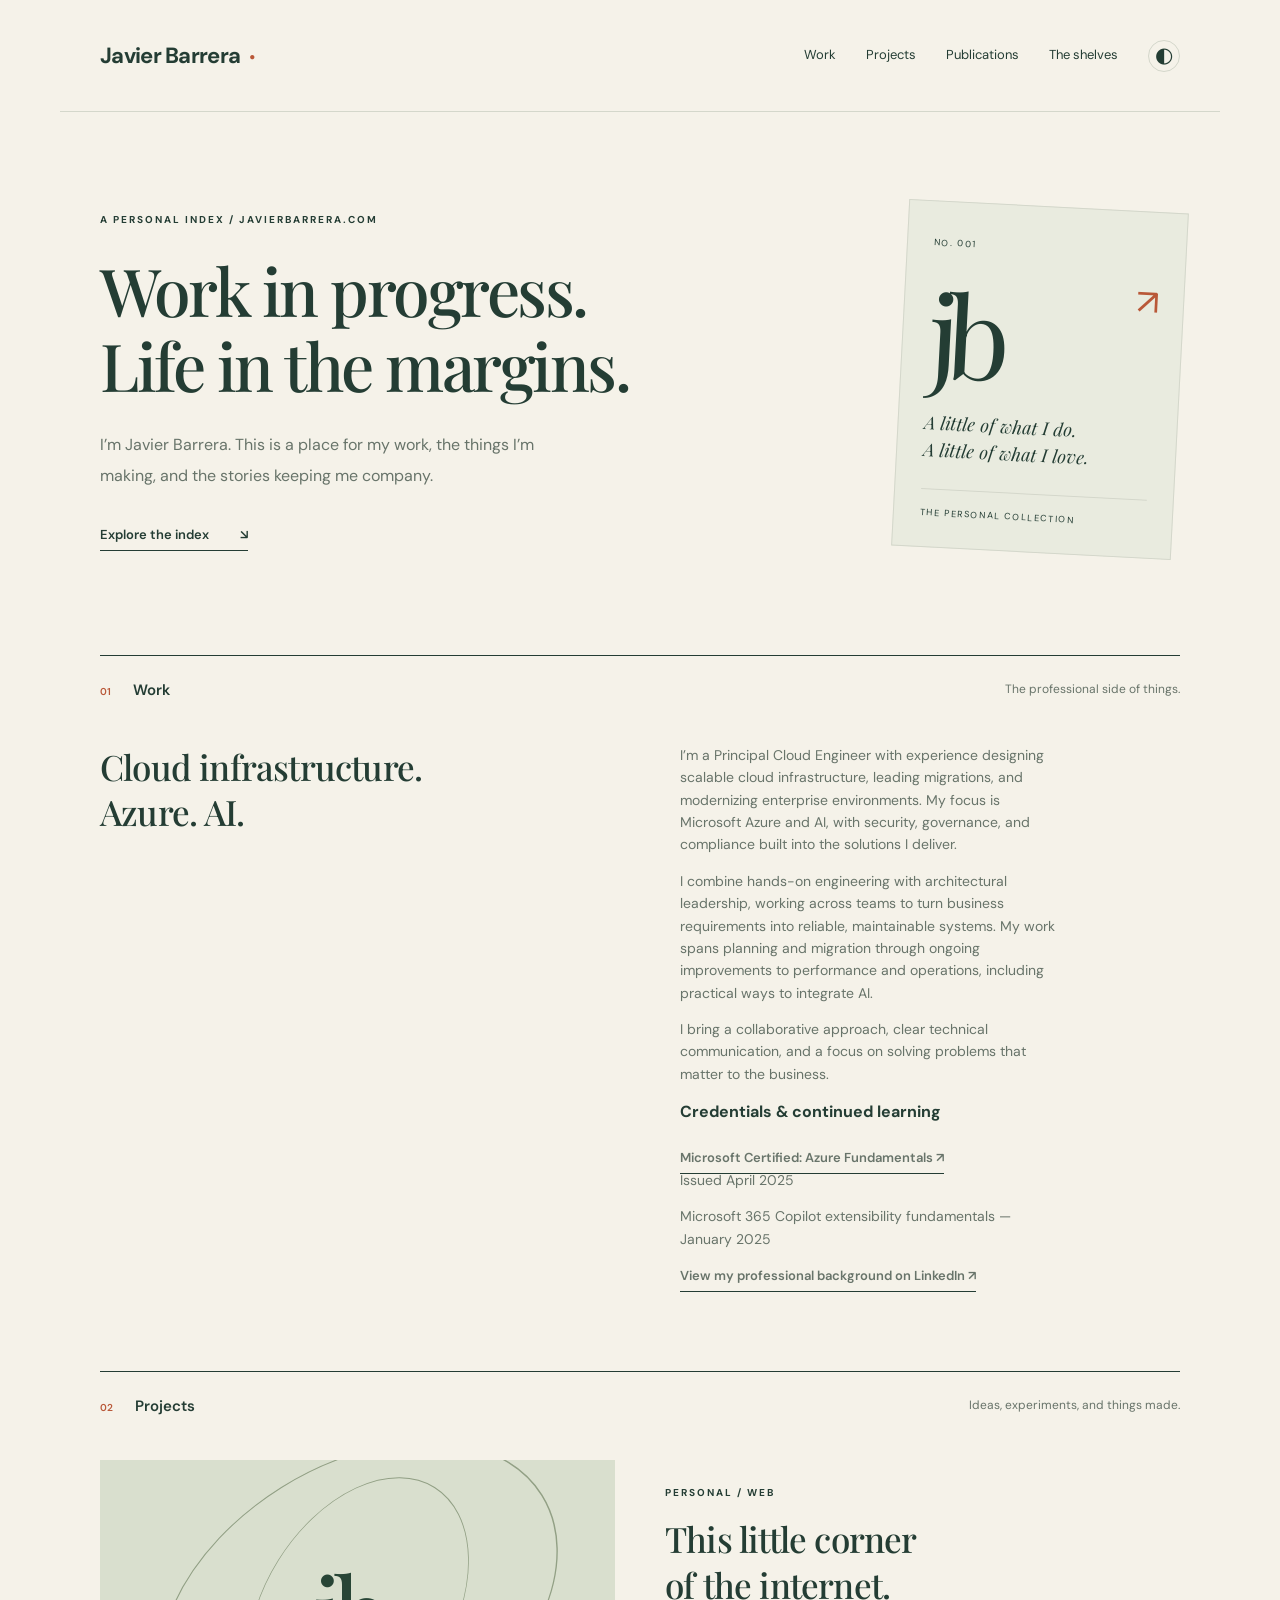
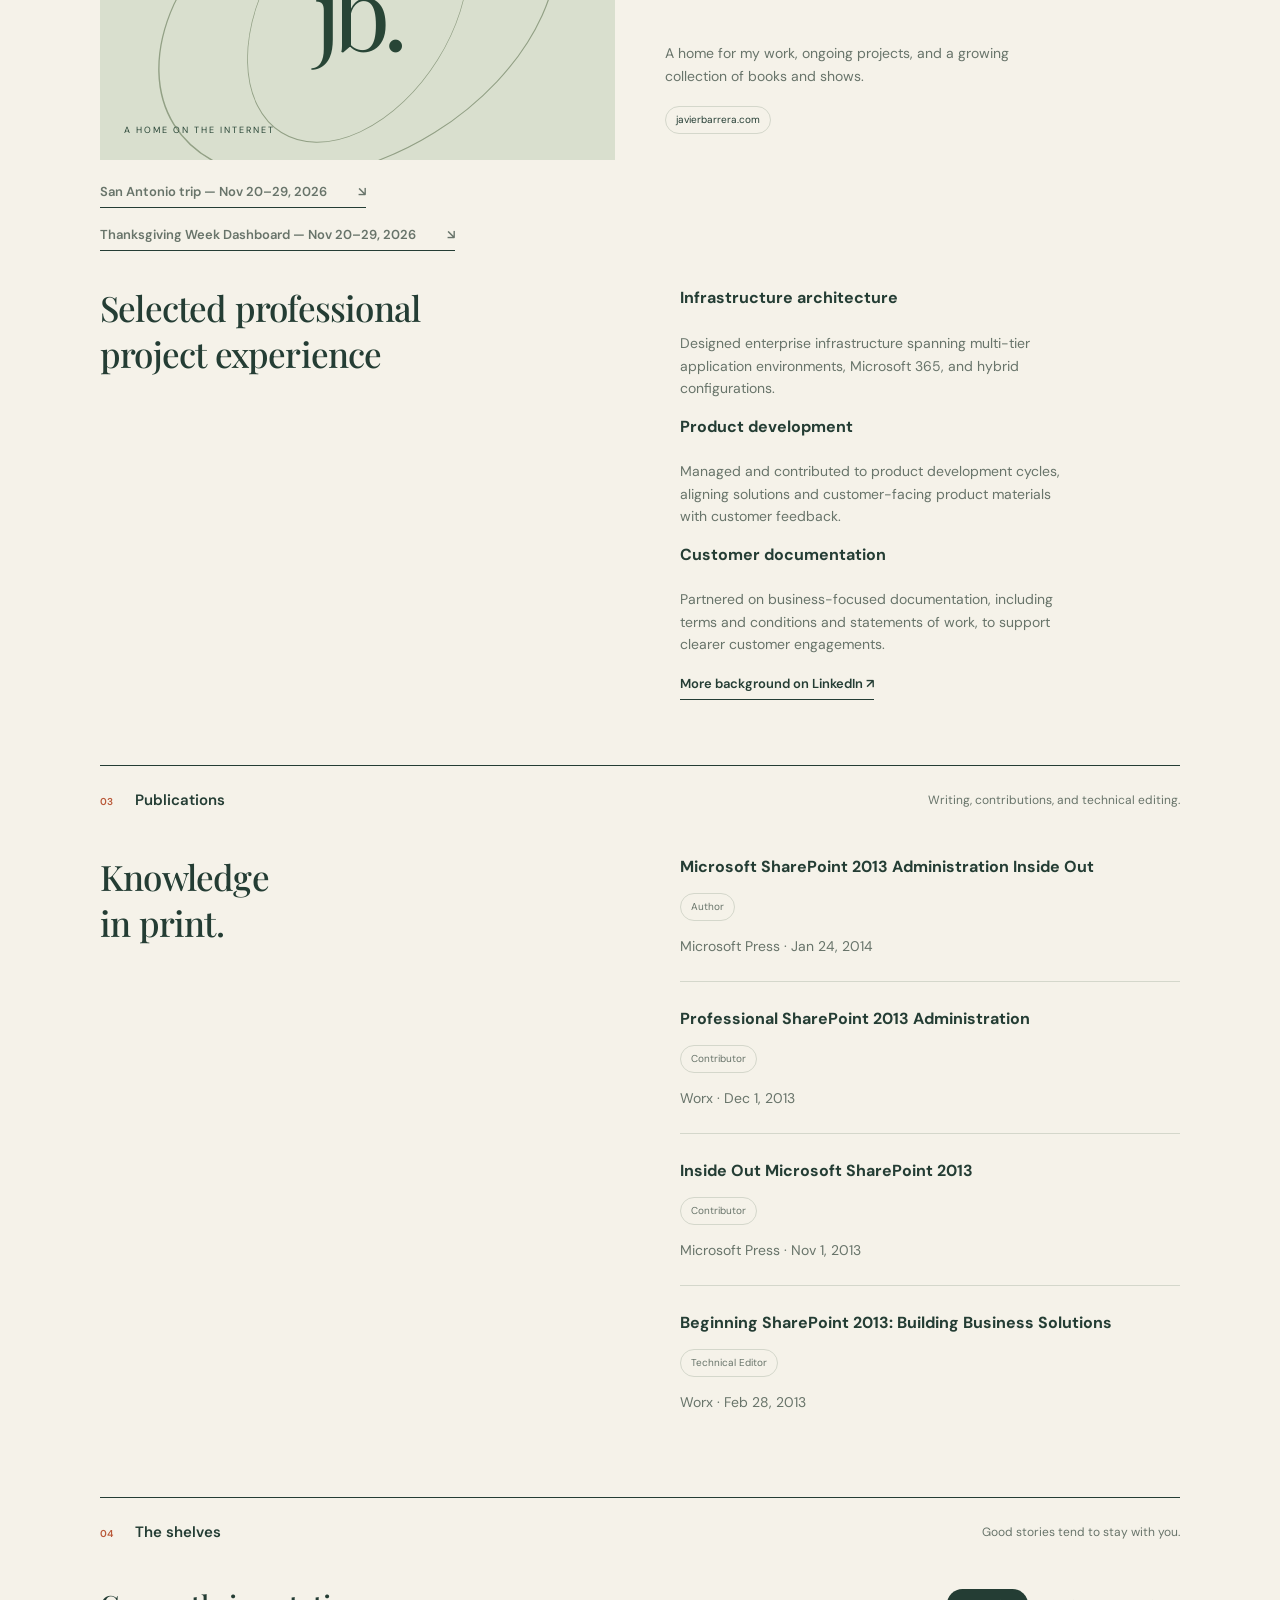
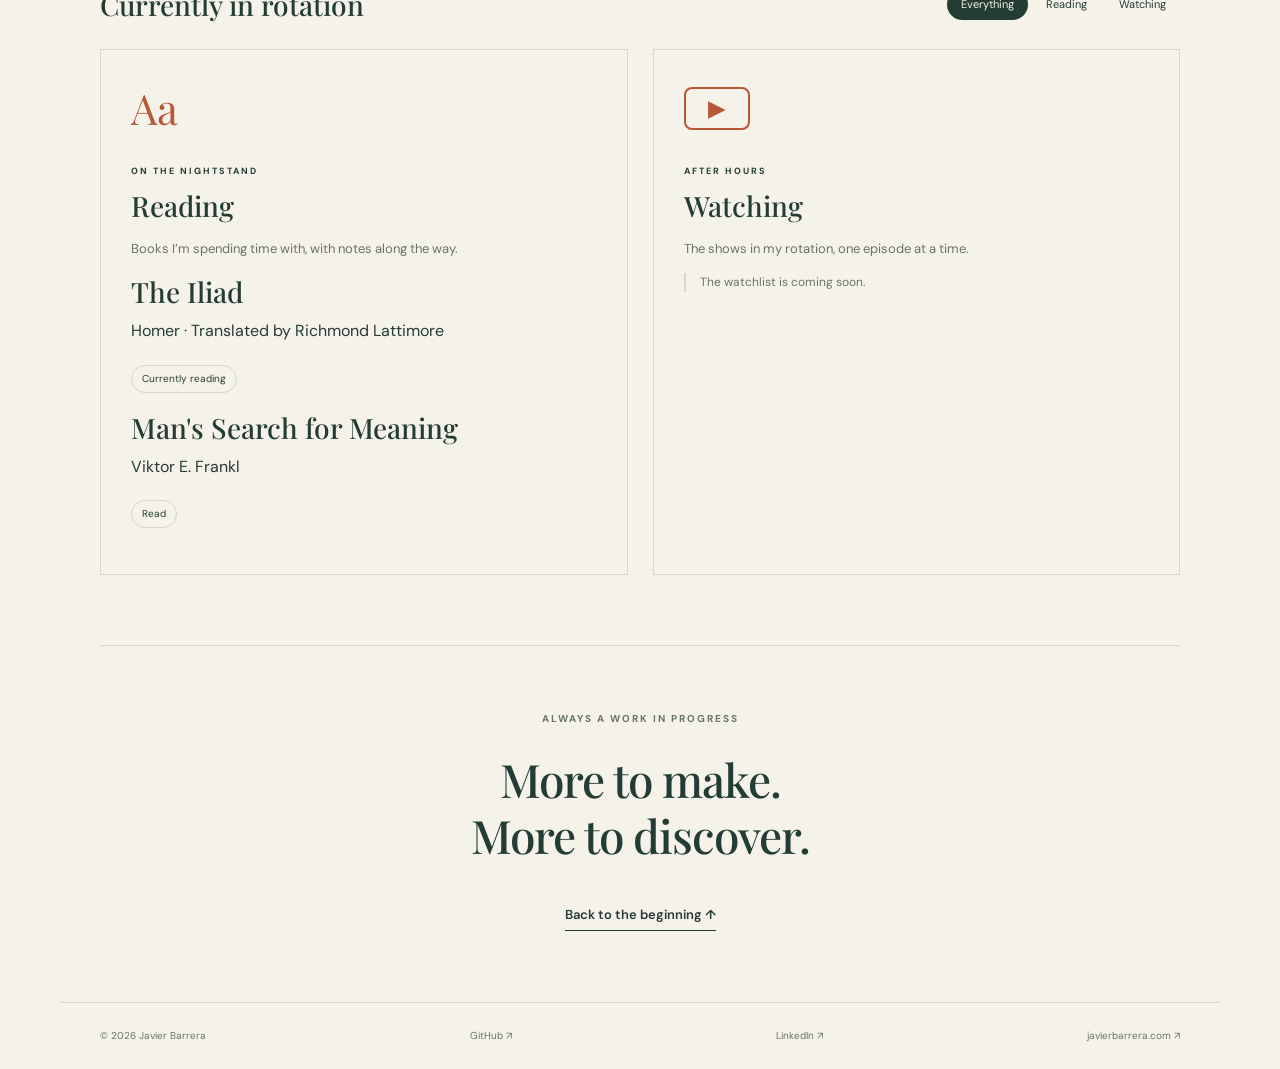
<file: index.html>
<!doctype html>
<html lang="en">
<head>
  <meta charset="utf-8">
  <meta name="viewport" content="width=device-width, initial-scale=1">
  <meta name="description" content="Javier Barrera’s personal corner of the internet. Work, projects, reading, and watching.">
  <meta name="theme-color" content="#f5f2e9">
  <link rel="canonical" href="https://javierbarrera.com/">
  <title>Javier Barrera — A personal index</title>
  <link rel="icon" href="favicon.svg" type="image/svg+xml">
  <link rel="stylesheet" href="style.css">
</head>
<body>
  <a class="skip" href="#main">Skip to content</a>
  <header class="wrap header"><a class="wordmark" href="#">Javier Barrera<span class="dot">●</span></a><nav aria-label="Main"><a href="#work">Work</a><a href="#projects">Projects</a><a href="#publications">Publications</a><a href="#shelves">The shelves</a><button id="theme" aria-label="Switch color theme" type="button">◐</button></nav></header>
  <main id="main" class="wrap">
    <section class="hero" aria-labelledby="intro"><div><p class="eyebrow">A PERSONAL INDEX / JAVIERBARRERA.COM</p><h1 id="intro">Work in progress.<br>Life in the margins.</h1><p class="intro">I’m Javier Barrera. This is a place for my work, the things I’m making, and the stories keeping me company.</p><a class="text-link" href="#projects">Explore the index <span aria-hidden="true">↘</span></a></div><aside class="note"><span class="note-number">NO. 001</span><div class="monogram" aria-hidden="true">jb<span>↗</span></div><p>A little of what I do.<br>A little of what I love.</p><span class="note-bottom">THE PERSONAL COLLECTION</span></aside></section>
    <section id="work" class="section"><div class="section-top"><h2><span>01</span> Work</h2><p>The professional side of things.</p></div><div class="work-body"><h3>Cloud infrastructure.<br>Azure. AI.</h3><div><p>I’m a Principal Cloud Engineer with experience designing scalable cloud infrastructure, leading migrations, and modernizing enterprise environments. My focus is Microsoft Azure and AI, with security, governance, and compliance built into the solutions I deliver.</p><p>I combine hands-on engineering with architectural leadership, working across teams to turn business requirements into reliable, maintainable systems. My work spans planning and migration through ongoing improvements to performance and operations, including practical ways to integrate AI.</p><p>I bring a collaborative approach, clear technical communication, and a focus on solving problems that matter to the business.</p><h4>Credentials &amp; continued learning</h4><p><a class="text-link" href="https://learn.microsoft.com/api/credentials/share/en-us/JavierBarrera-0993/6BFBD1C9FB8B101A">Microsoft Certified: Azure Fundamentals ↗</a><br>Issued April 2025</p><p>Microsoft 365 Copilot extensibility fundamentals — January 2025</p><p><a class="text-link" href="https://www.linkedin.com/in/javierbarrera/">View my professional background on LinkedIn ↗</a></p></div></div></section>
    <section id="projects" class="section"><div class="section-top"><h2><span>02</span> Projects</h2><p>Ideas, experiments, and things made.</p></div><article class="project"><div class="project-art" aria-hidden="true"><span class="orbit one"></span><span class="orbit two"></span><span class="project-letter">jb.</span><span class="art-caption">A HOME ON THE INTERNET</span></div><div class="project-copy"><p class="eyebrow">PERSONAL / WEB</p><h3>This little corner<br>of the internet.</h3><p>A home for my work, ongoing projects, and a growing collection of books and shows.</p><span class="tag">javierbarrera.com</span></div></article><p class="small-note"><a class="text-link" href="san-antonio-trip.html">San Antonio trip — Nov 20–29, 2026 <span aria-hidden="true">↘</span></a></p><p class="small-note"><a class="text-link" href="san-antonio-dashboard.html">Thanksgiving Week Dashboard — Nov 20–29, 2026 <span aria-hidden="true">↘</span></a></p><div class="work-body" style="margin-top:40px"><h3>Selected professional<br>project experience</h3><div><h4>Infrastructure architecture</h4><p>Designed enterprise infrastructure spanning multi-tier application environments, Microsoft 365, and hybrid configurations.</p><h4>Product development</h4><p>Managed and contributed to product development cycles, aligning solutions and customer-facing product materials with customer feedback.</p><h4>Customer documentation</h4><p>Partnered on business-focused documentation, including terms and conditions and statements of work, to support clearer customer engagements.</p><a class="text-link" href="https://www.linkedin.com/in/javierbarrera/">More background on LinkedIn ↗</a></div></div></section>
    <section id="publications" class="section"><div class="section-top"><h2><span>03</span> Publications</h2><p>Writing, contributions, and technical editing.</p></div><div class="work-body"><h3>Knowledge<br>in print.</h3><div><article><h4 style="margin-bottom:8px">Microsoft SharePoint 2013 Administration Inside Out</h4><p><span class="tag">Author</span></p><p>Microsoft Press · <time datetime="2014-01-24">Jan 24, 2014</time></p></article><hr style="border:0;border-top:1px solid var(--line);margin:24px 0"><article><h4 style="margin-bottom:8px">Professional SharePoint 2013 Administration</h4><p><span class="tag">Contributor</span></p><p>Worx · <time datetime="2013-12-01">Dec 1, 2013</time></p></article><hr style="border:0;border-top:1px solid var(--line);margin:24px 0"><article><h4 style="margin-bottom:8px">Inside Out Microsoft SharePoint 2013</h4><p><span class="tag">Contributor</span></p><p>Microsoft Press · <time datetime="2013-11-01">Nov 1, 2013</time></p></article><hr style="border:0;border-top:1px solid var(--line);margin:24px 0"><article><h4 style="margin-bottom:8px">Beginning SharePoint 2013: Building Business Solutions</h4><p><span class="tag">Technical Editor</span></p><p>Worx · <time datetime="2013-02-28">Feb 28, 2013</time></p></article></div></div></section>
    <section id="shelves" class="section"><div class="section-top"><h2><span>04</span> The shelves</h2><p>Good stories tend to stay with you.</p></div><div class="shelf-heading"><h3>Currently in rotation</h3><div class="filters" role="group" aria-label="Filter shelves"><button type="button" class="active" data-filter="all" aria-pressed="true">Everything</button><button type="button" data-filter="reading" aria-pressed="false">Reading</button><button type="button" data-filter="watching" aria-pressed="false">Watching</button></div></div><div class="shelves"><article class="shelf" data-kind="reading"><div class="shelf-icon" aria-hidden="true">Aa</div><p class="eyebrow">ON THE NIGHTSTAND</p><h4>Reading</h4><p>Books I’m spending time with, with notes along the way.</p><article><h4 style="margin-bottom:8px">The Iliad</h4><p>Homer · Translated by Richmond Lattimore</p><p><span class="tag">Currently reading</span></p></article><article><h4 style="margin-bottom:8px">Man's Search for Meaning</h4><p>Viktor E. Frankl</p><p><span class="tag">Read</span></p></article></article><article class="shelf" data-kind="watching"><div class="shelf-icon screen" aria-hidden="true">▶</div><p class="eyebrow">AFTER HOURS</p><h4>Watching</h4><p>The shows in my rotation, one episode at a time.</p><p class="pending">The watchlist is coming soon.</p></article></div></section>
    <section class="closing"><p class="eyebrow">ALWAYS A WORK IN PROGRESS</p><h2>More to make.<br>More to discover.</h2><a class="text-link" href="#main">Back to the beginning ↑</a></section>
  </main>
  <footer class="wrap"><span>© <span id="year">2026</span> Javier Barrera</span><a href="https://github.com/jtbarrera">GitHub ↗</a><a href="https://www.linkedin.com/in/javierbarrera/">LinkedIn ↗</a><a href="https://javierbarrera.com">javierbarrera.com ↗</a></footer>
  <script src="script.js"></script>
</body>
</html>
</file>
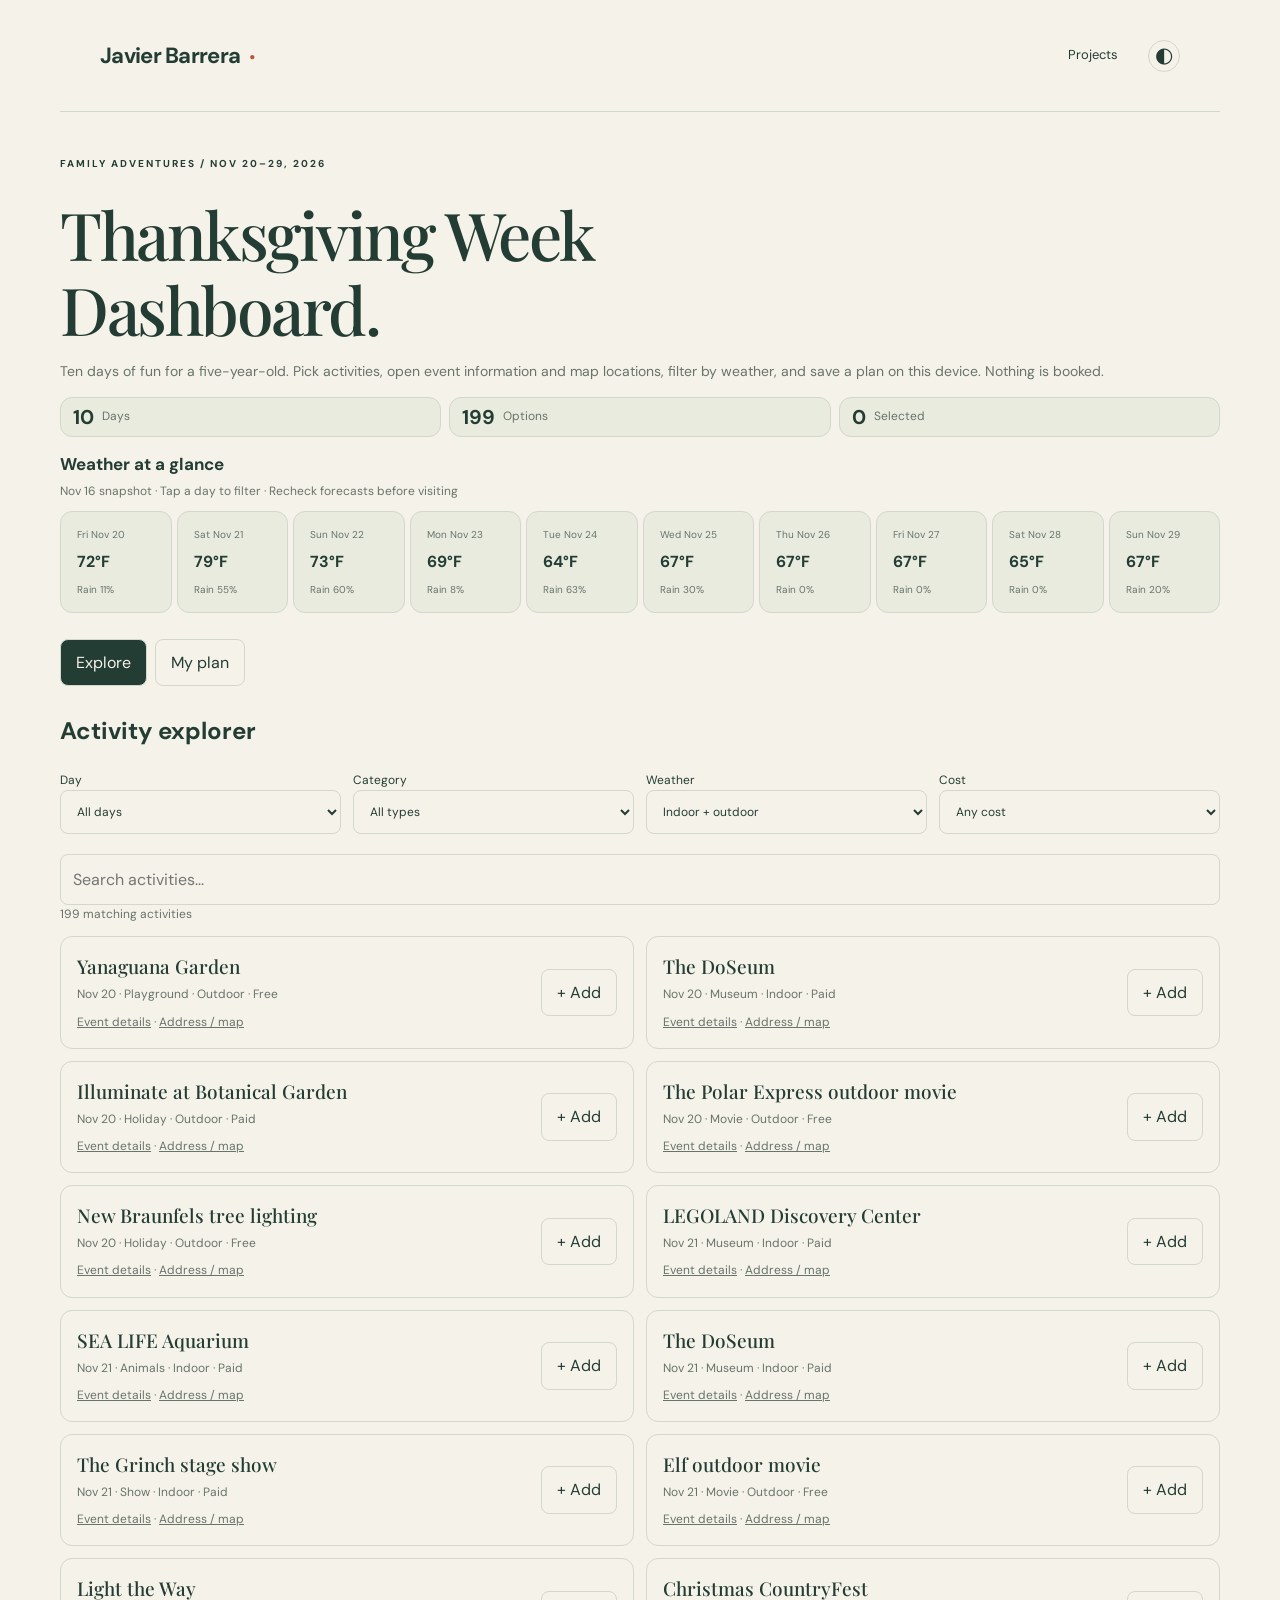
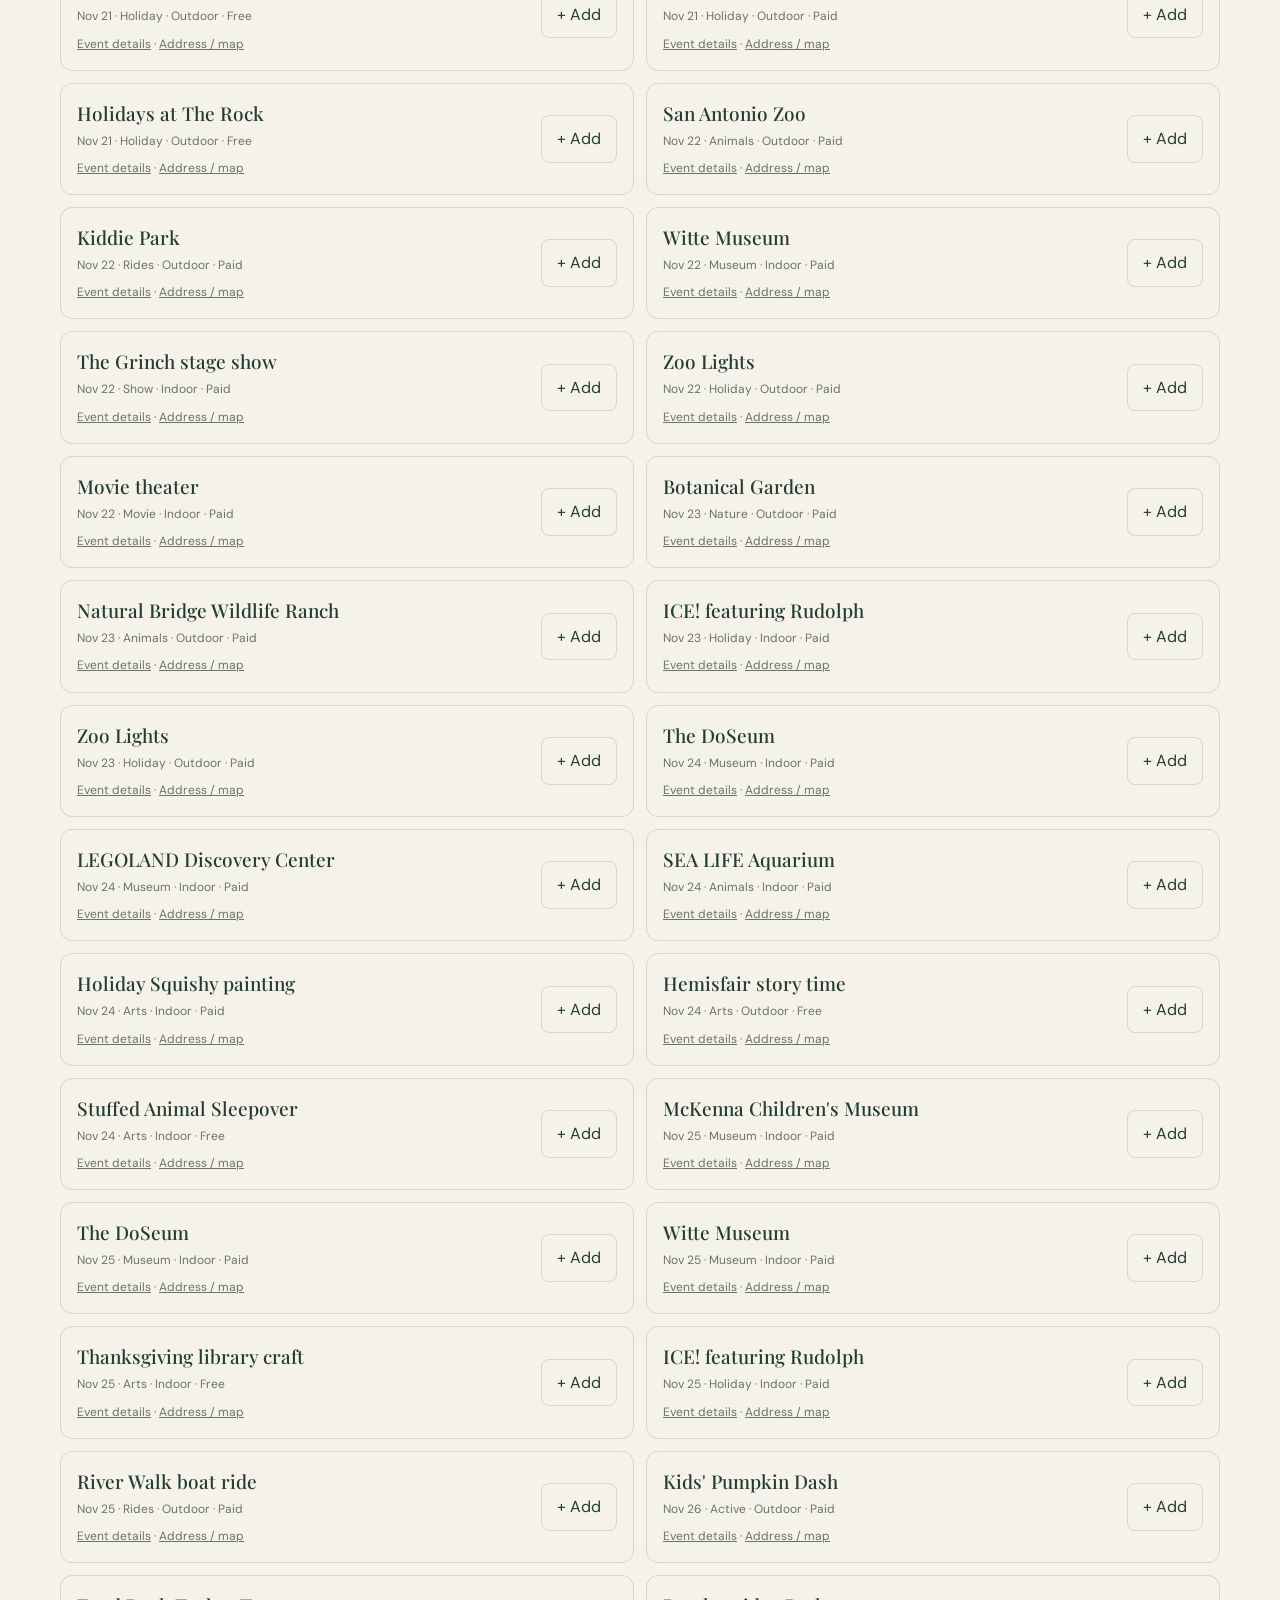
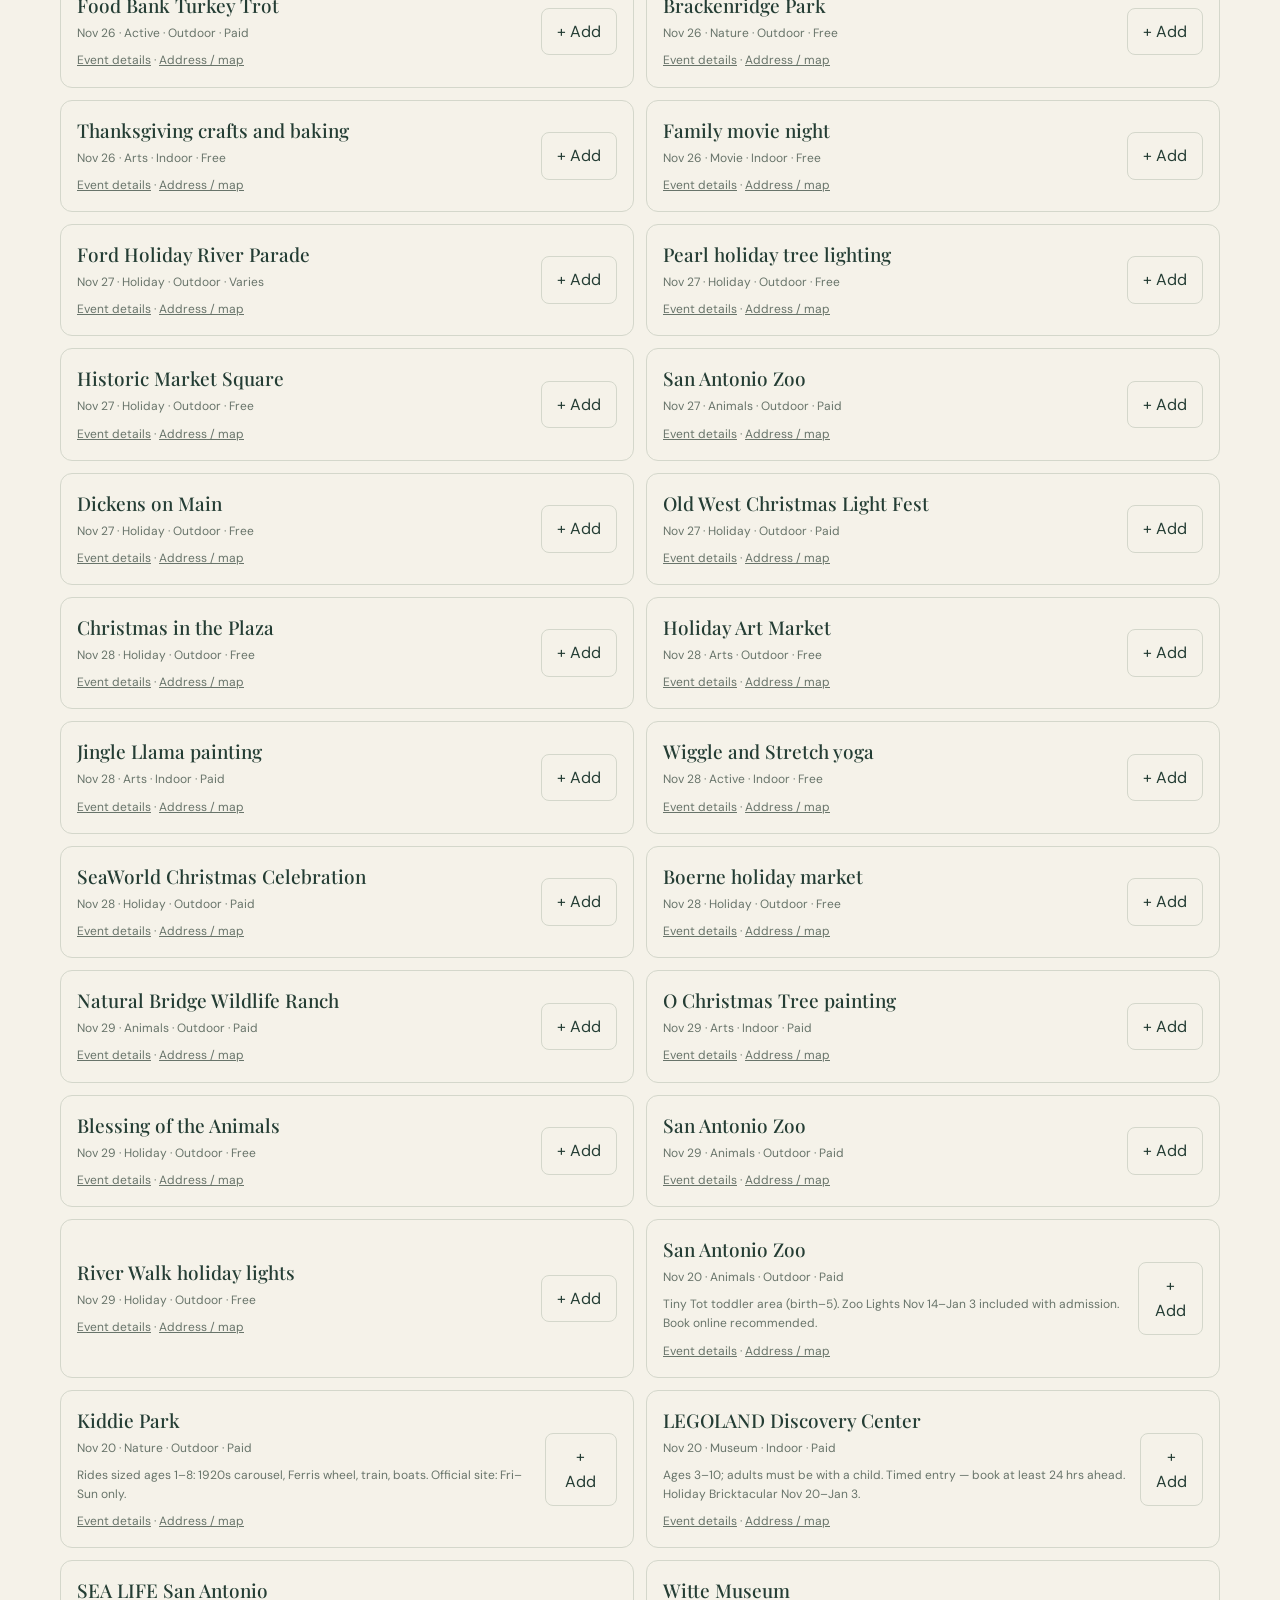
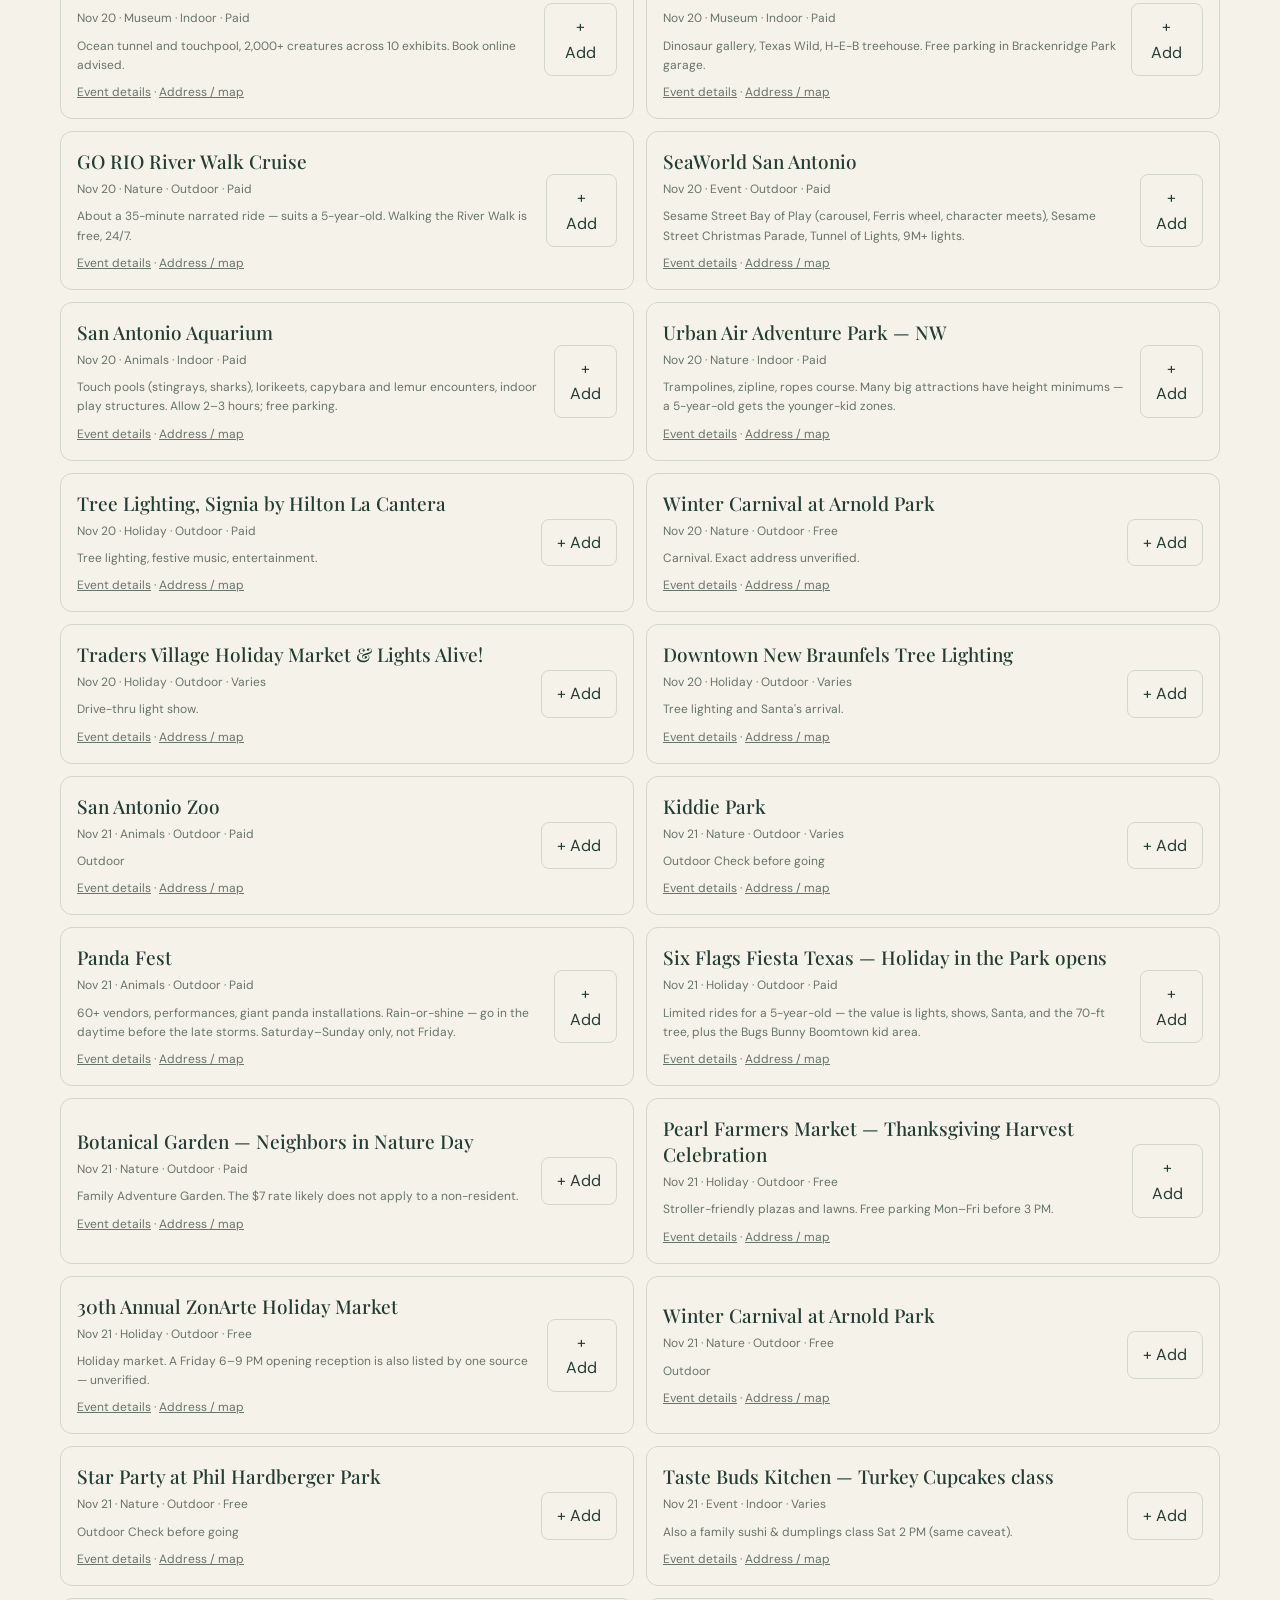
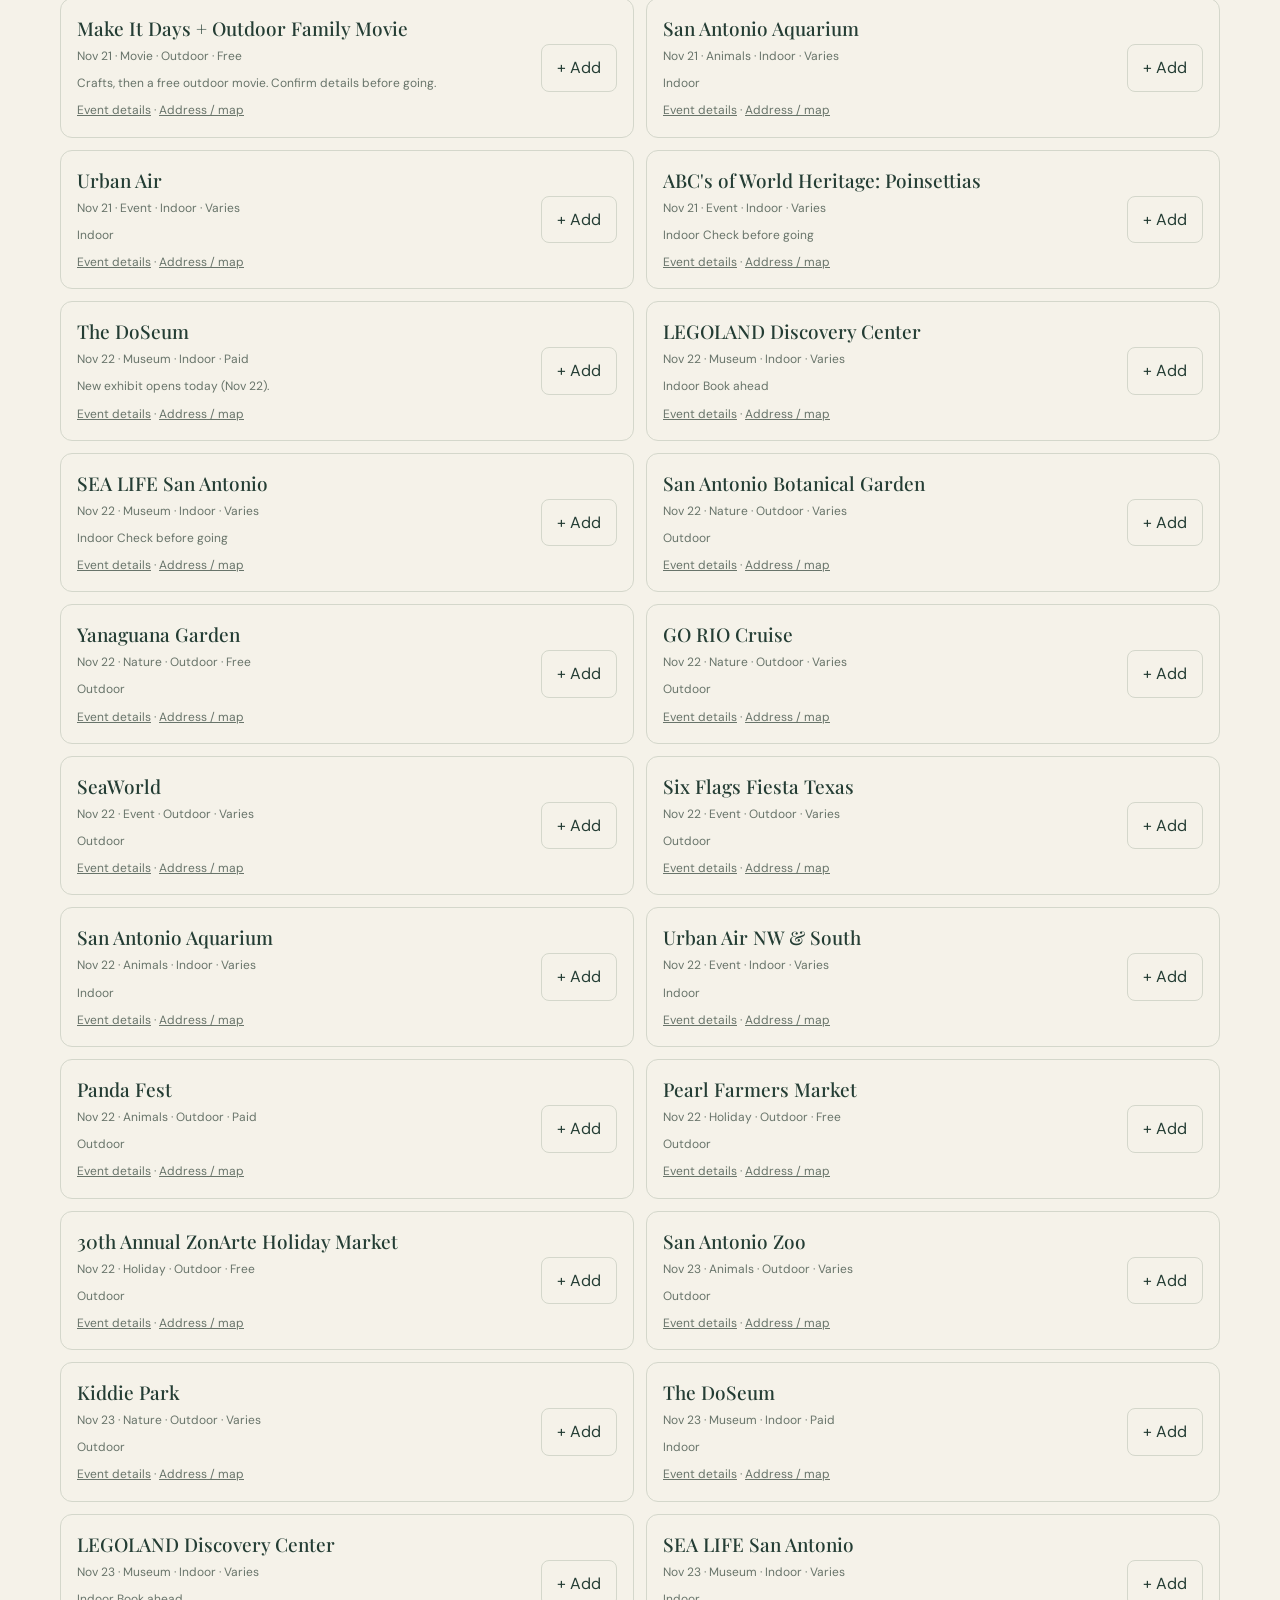
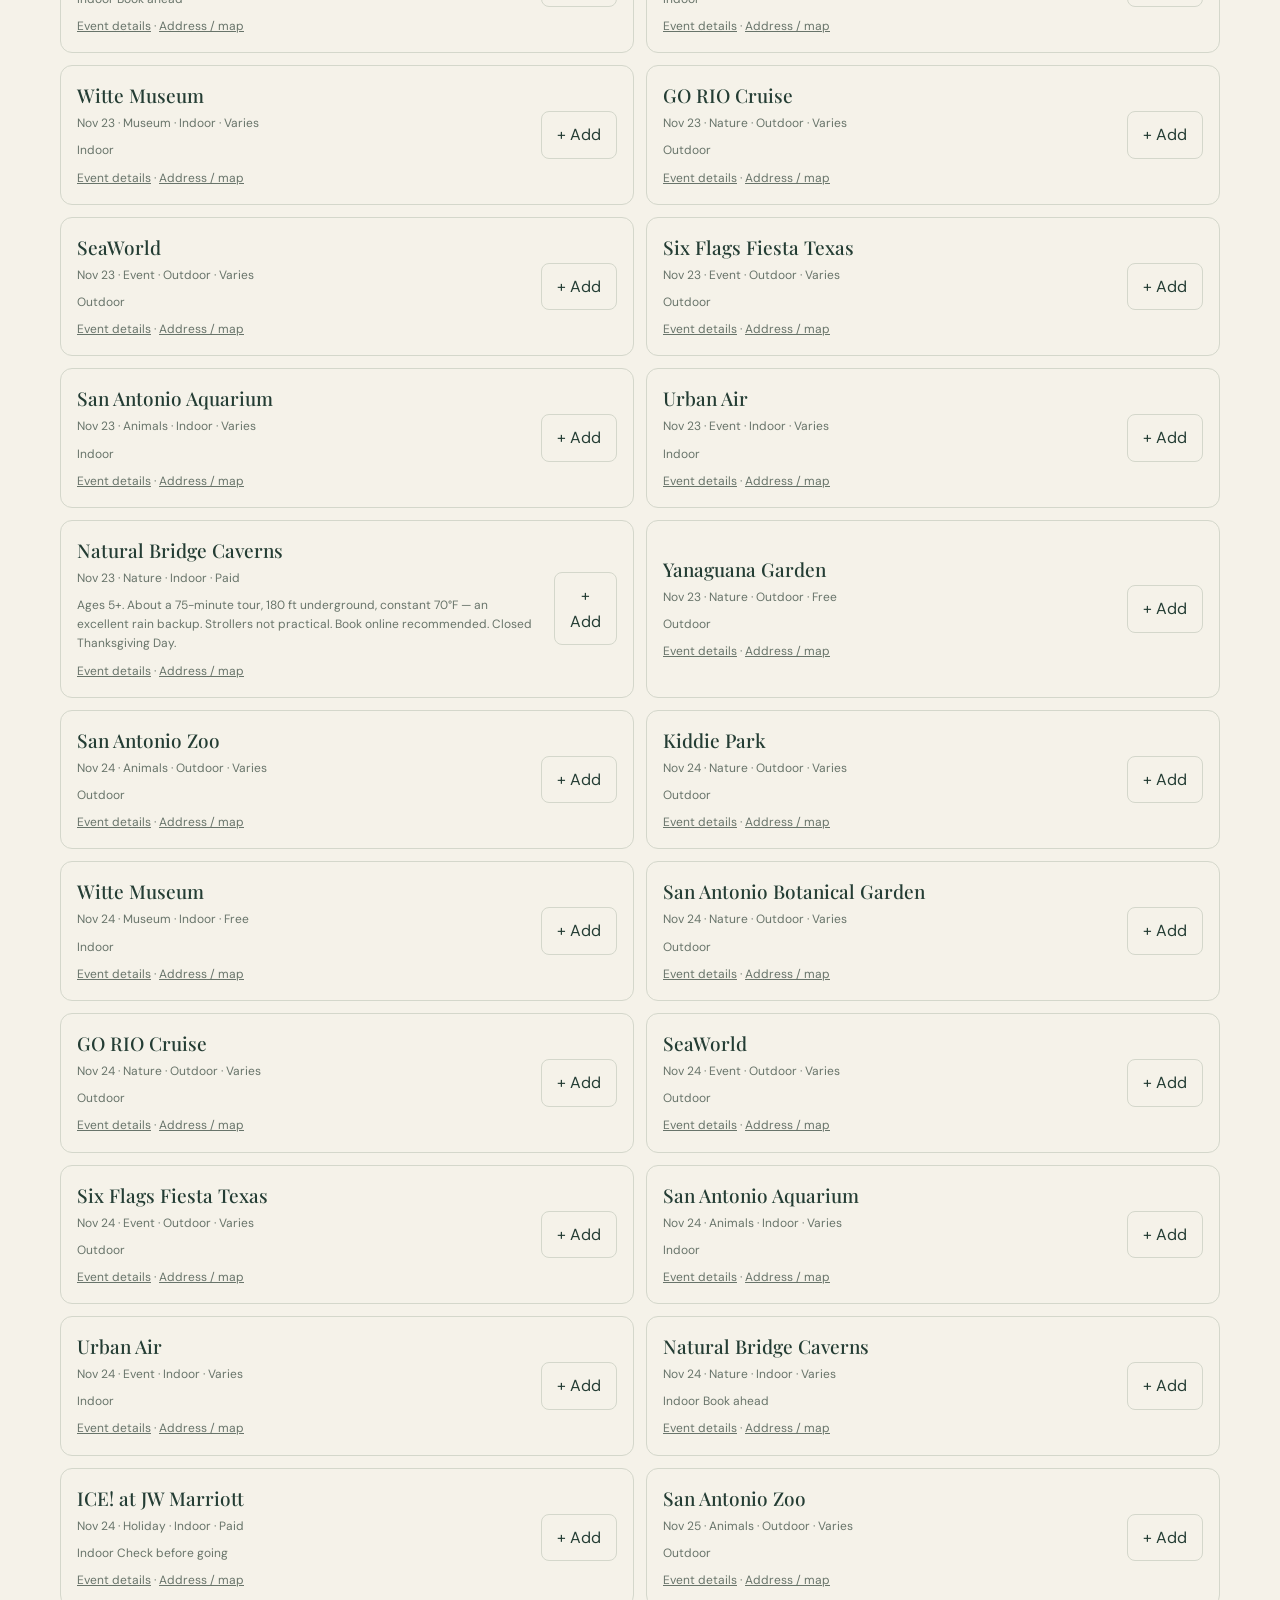
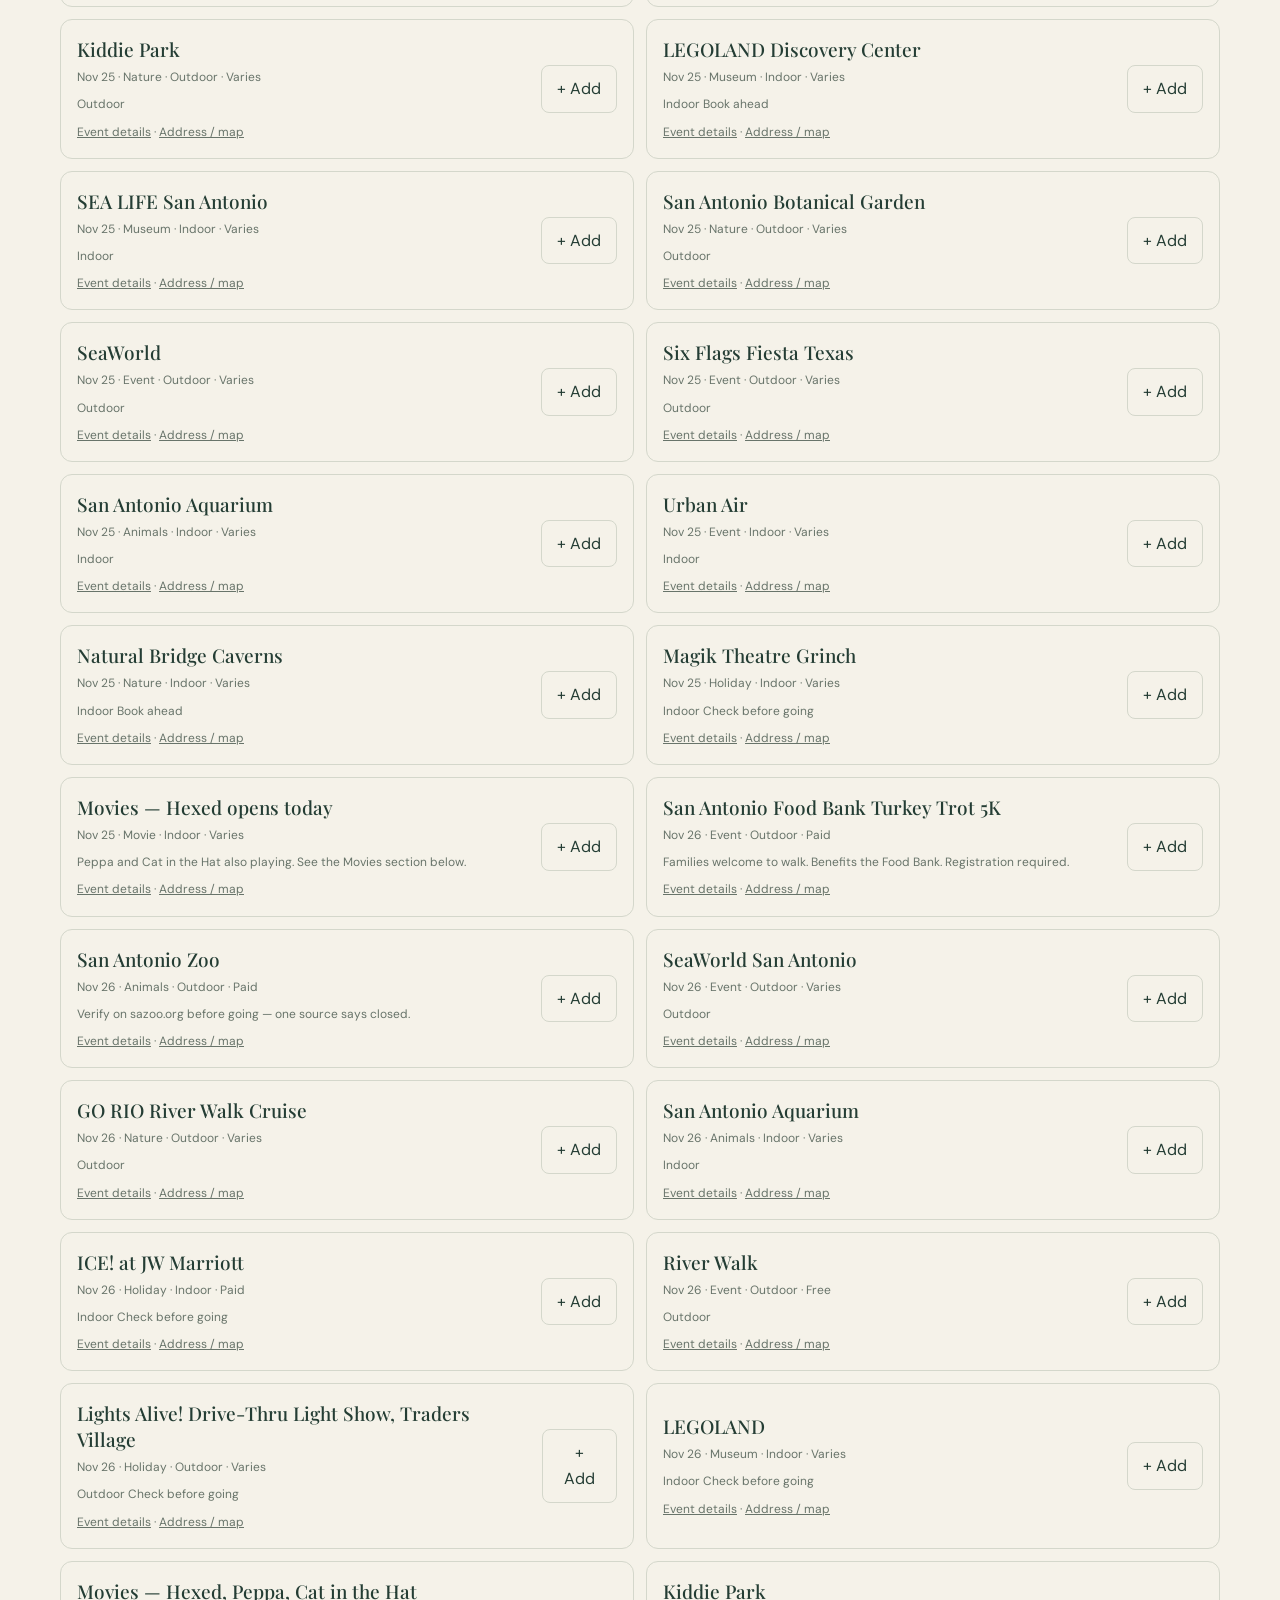
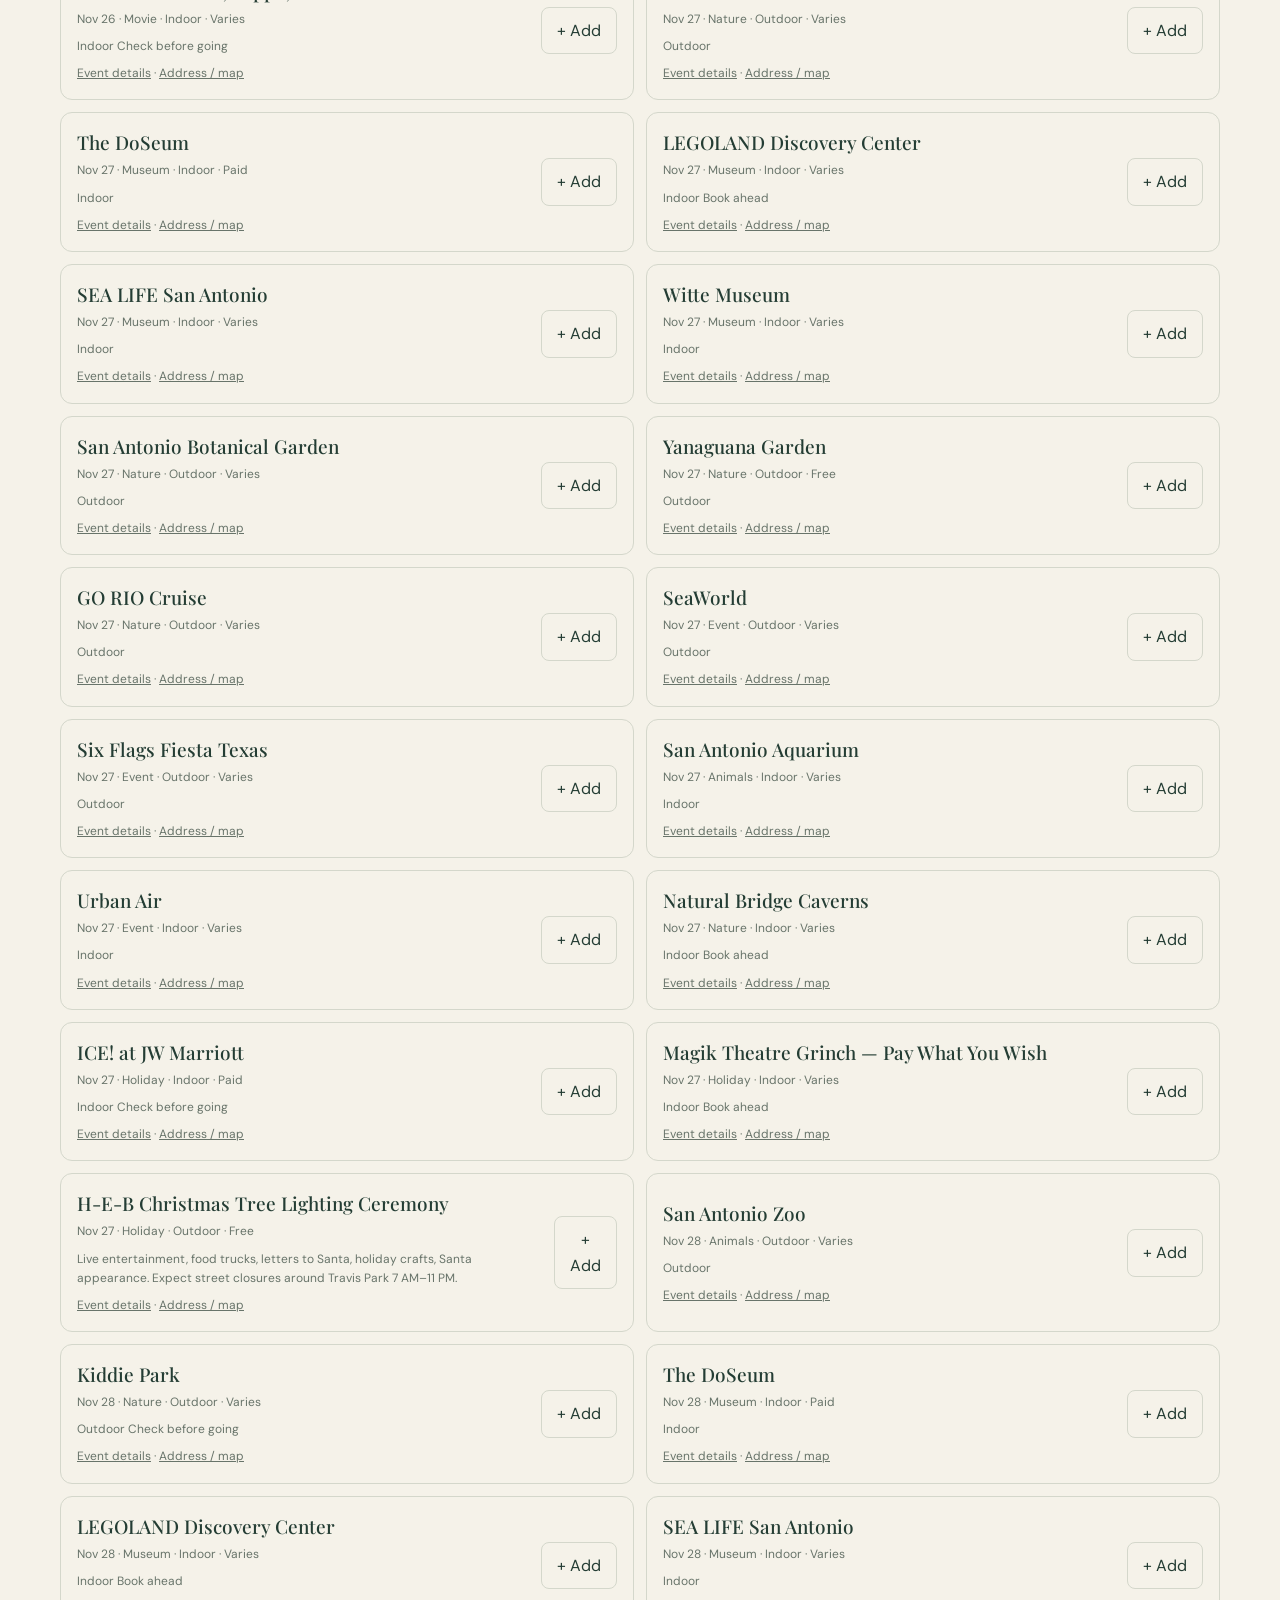
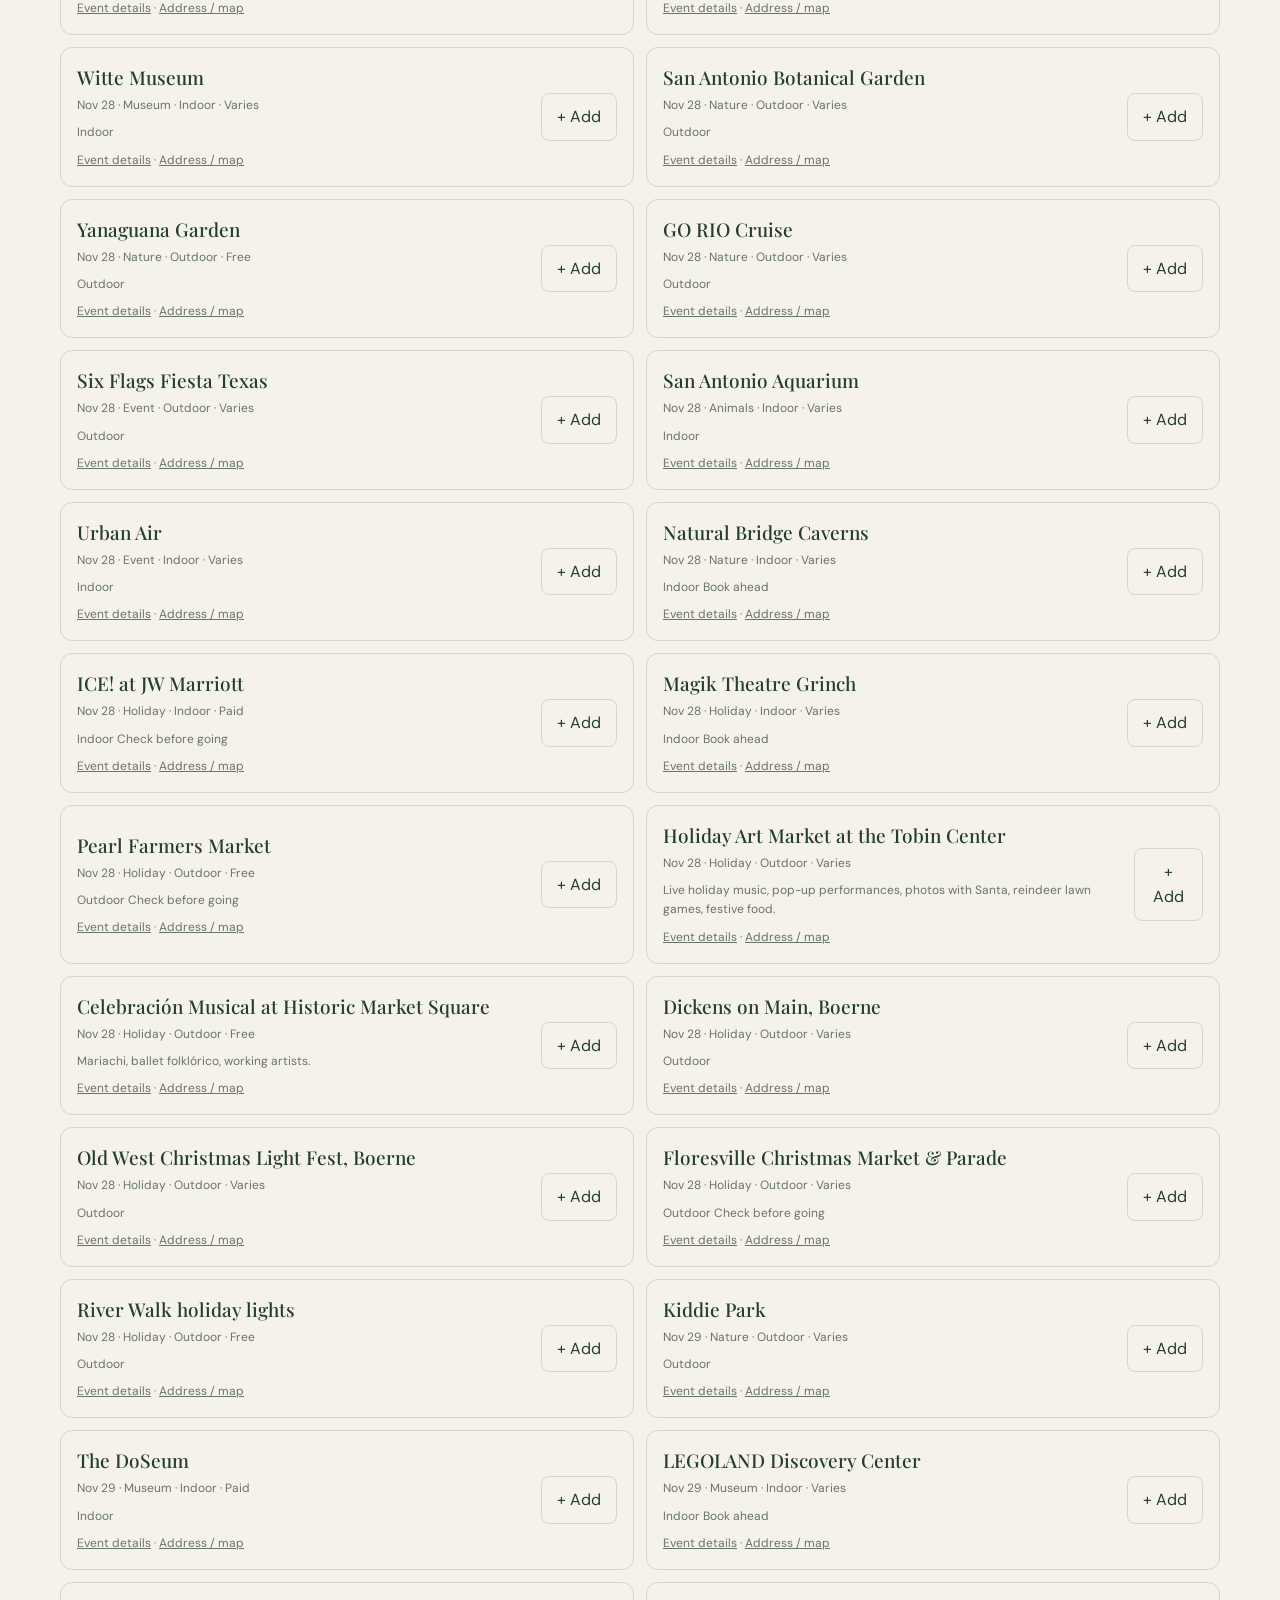
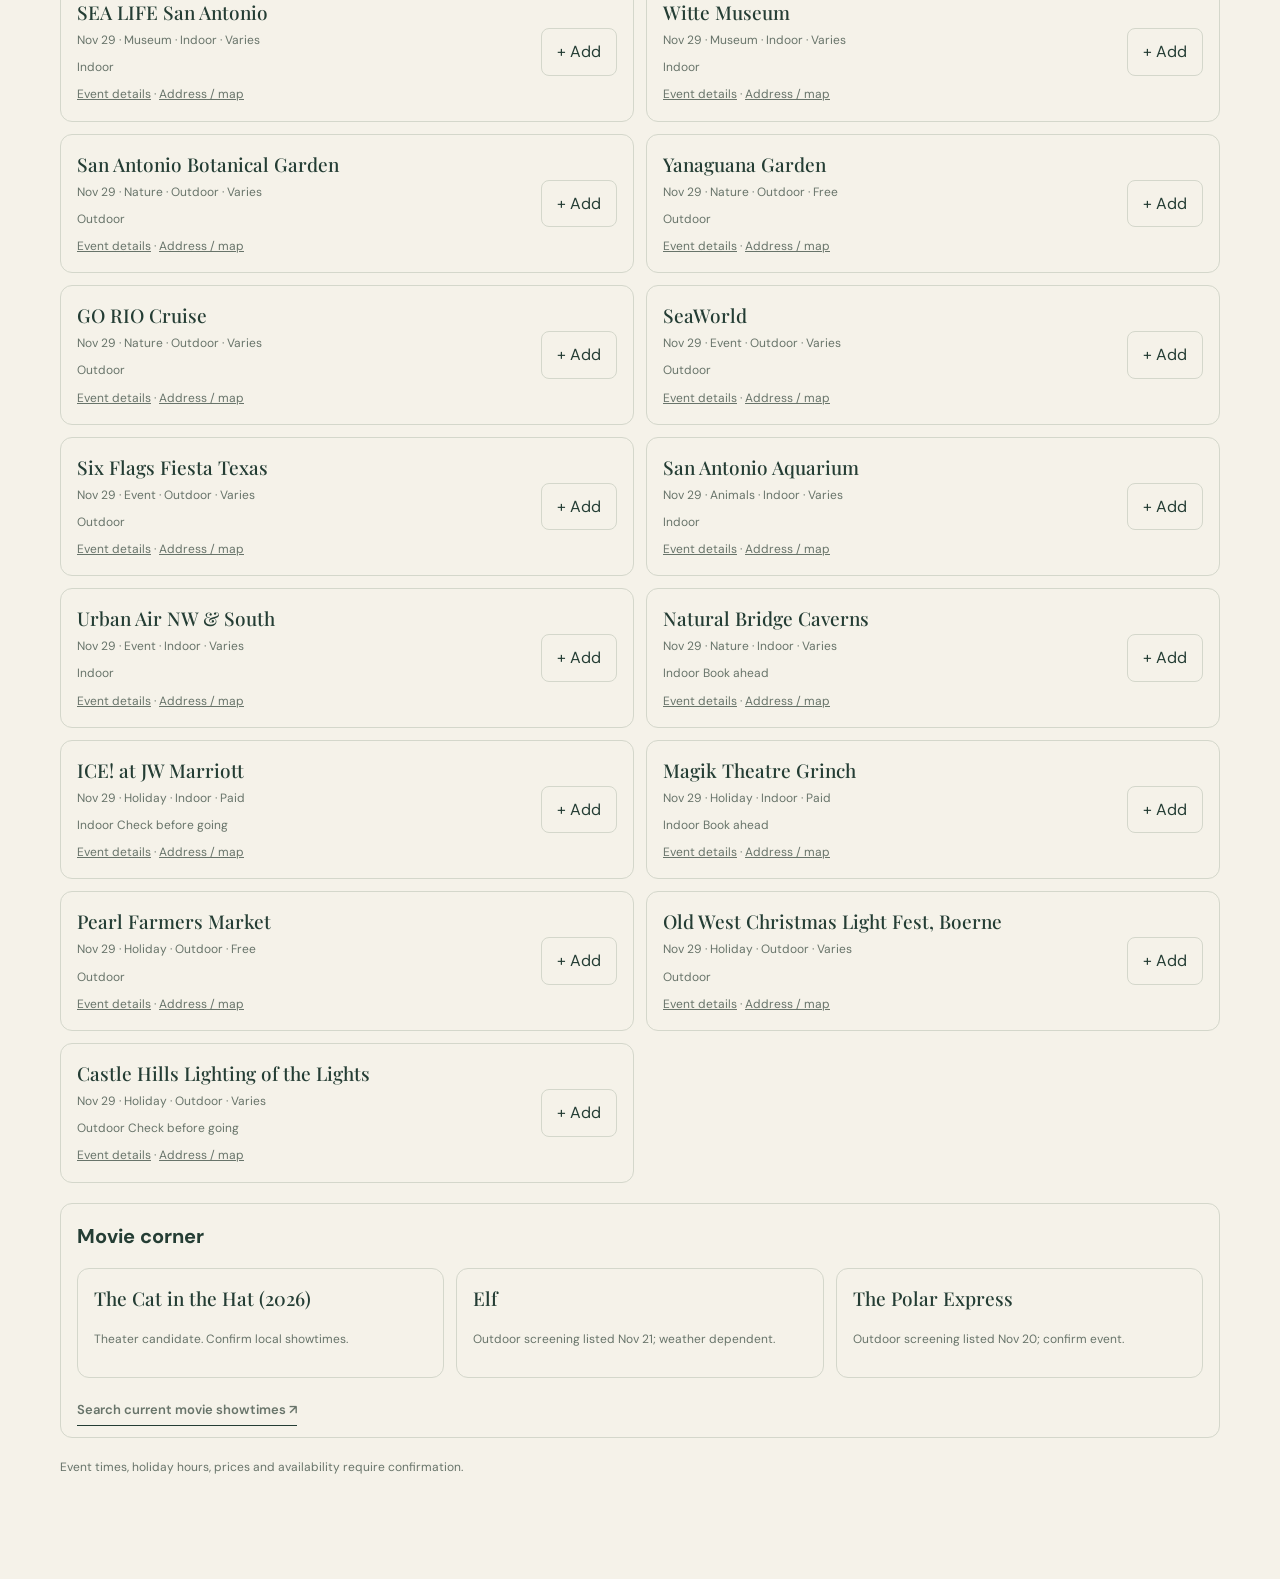
<file: san-antonio-dashboard.html>
<!doctype html>
<html lang="en"><head><meta charset="utf-8"><meta name="viewport" content="width=device-width, initial-scale=1"><meta name="theme-color" content="#f5f2e9"><title>Thanksgiving Week Dashboard — Javier Barrera</title><link rel="stylesheet" href="style.css"><link rel="icon" href="favicon.svg" type="image/svg+xml">
<style>
.dashboard{padding:44px 0 90px}.dashboard h1{margin-bottom:14px}.sub{color:var(--muted);font-size:14px}.stats,.weather{display:grid;grid-template-columns:repeat(3,1fr);gap:12px;margin:24px 0}.weather{grid-template-columns:repeat(10,minmax(0,1fr));gap:5px;margin:10px 0 16px}.weather button{padding:7px 4px;border-radius:7px;text-align:center}.weather b{font-size:14px;margin:2px 0}.weather span{font-size:10px;display:block;line-height:1.3}.stat,.weather button,.panel,.activity{border:1px solid var(--line);border-radius:12px;padding:16px;background:var(--soft)}.stats{gap:8px;margin:10px 0 14px}.stat{padding:8px 12px;display:flex;align-items:center;gap:8px}.stat strong{display:inline;font-size:20px;line-height:1.1}.stat .muted{font-size:12px}.stat strong{display:block;font-size:20px}.weather button{text-align:left;font-size:12px}.weather button.active{outline:2px solid var(--accent)}.weather b{display:block;font-size:16px;margin:8px 0}.weather span{color:var(--muted)}.controls{display:grid;grid-template-columns:repeat(4,1fr);gap:12px;margin:20px 0}select,input{width:100%;padding:12px;background:var(--paper);color:var(--ink);border:1px solid var(--line);border-radius:8px;font:inherit}label{font-size:12px}.activity-grid{display:grid;grid-template-columns:repeat(2,1fr);gap:12px}.activity{display:flex;align-items:center;justify-content:space-between;gap:14px;background:transparent}.activity h3{font:500 19px var(--serif);margin:0 0 6px}.activity p{font-size:12px;color:var(--muted);margin:0}.action,.tab{padding:10px 15px;border:1px solid var(--line);background:var(--paper);border-radius:8px}.action.selected,.tab.active{background:var(--ink);color:var(--paper)}.tabs{display:flex;gap:8px;margin:26px 0}.panel{margin:20px 0;background:transparent}.panel h2{font-size:20px}.movie-list{display:grid;grid-template-columns:repeat(3,1fr);gap:12px}.movie-list article{padding:16px;border:1px solid var(--line);border-radius:12px}.movie-list h3{font:500 19px var(--serif)}.toolbar{display:flex;gap:10px;flex-wrap:wrap;margin:20px 0}.toolbar button{padding:10px 14px;border:1px solid var(--line);border-radius:8px;background:var(--soft)}.muted{color:var(--muted);font-size:12px} [hidden]{display:none!important}
@media(max-width:760px){.weather{grid-template-columns:repeat(5,minmax(0,1fr))}.controls{grid-template-columns:repeat(2,1fr)}.activity-grid,.movie-list{grid-template-columns:1fr}.stats{gap:5px}.stat{padding:7px 8px;gap:5px}.stat strong{font-size:18px}}
</style></head><body><a class="skip" href="#main">Skip to content</a><header class="wrap header"><a class="wordmark" href="index.html">Javier Barrera<span class="dot">●</span></a><nav aria-label="Main"><a href="index.html#projects">Projects</a><button id="theme" type="button" aria-label="Switch color theme">◐</button></nav></header>
<main class="wrap dashboard" id="main"><p class="eyebrow">FAMILY ADVENTURES / NOV 20–29, 2026</p><h1>Thanksgiving Week<br>Dashboard.</h1><p class="sub">Ten days of fun for a five-year-old. Pick activities, open event information and map locations, filter by weather, and save a plan on this device. Nothing is booked.</p>
<div class="stats"><div class="stat"><strong>10</strong><span class="muted">Days</span></div><div class="stat"><strong id="total">0</strong><span class="muted">Options</span></div><div class="stat"><strong id="picked">0</strong><span class="muted">Selected</span></div></div>
<section aria-label="Weather"><h2 style="font-size:17px;margin-bottom:4px">Weather at a glance</h2><p class="muted" style="margin:0">Nov 16 snapshot · Tap a day to filter · Recheck forecasts before visiting</p><div class="weather" id="weather"></div></section>
<div class="tabs"><button class="tab active" data-tab="explore">Explore</button><button class="tab" data-tab="plan">My plan</button></div>
<section id="explore"><h2>Activity explorer</h2><div class="controls"><label>Day<select id="day"><option value="">All days</option></select></label><label>Category<select id="category"><option value="">All types</option></select></label><label>Weather<select id="setting"><option value="">Indoor + outdoor</option><option>Indoor</option><option>Outdoor</option></select></label><label>Cost<select id="cost"><option value="">Any cost</option><option>Free</option><option>Paid</option><option>Varies</option></select></label></div><input id="search" aria-label="Search activities" placeholder="Search activities..."><p class="muted" id="count"></p><div class="activity-grid" id="results"></div></section>
<section id="plan" hidden><h2>My selected activities</h2><p class="muted">Saved automatically on this browser only. Export a copy to keep or share.</p><div class="toolbar"><button id="copy">Copy itinerary</button><button id="download">Download text</button><button id="clear">Clear selections</button></div><div class="activity-grid" id="selected"></div></section>
<section class="panel"><h2>Movie corner</h2><div class="movie-list"><article><h3>The Cat in the Hat (2026)</h3><p class="muted">Theater candidate. Confirm local showtimes.</p></article><article><h3>Elf</h3><p class="muted">Outdoor screening listed Nov 21; weather dependent.</p></article><article><h3>The Polar Express</h3><p class="muted">Outdoor screening listed Nov 20; confirm event.</p></article></div><p class="small-note"><a class="text-link" href="https://www.google.com/search?q=San+Antonio+family+movie+showtimes+November+2026" target="_blank" rel="noopener">Search current movie showtimes ↗</a></p></section>
<p class="muted">Event times, holiday hours, prices and availability require confirmation.</p></main><script src="script.js"></script>
<script>
const activities=[["20","Yanaguana Garden","Playground","Outdoor","Free"],["20","The DoSeum","Museum","Indoor","Paid"],["20","Illuminate at Botanical Garden","Holiday","Outdoor","Paid"],["20","The Polar Express outdoor movie","Movie","Outdoor","Free"],["20","New Braunfels tree lighting","Holiday","Outdoor","Free"],["21","LEGOLAND Discovery Center","Museum","Indoor","Paid"],["21","SEA LIFE Aquarium","Animals","Indoor","Paid"],["21","The DoSeum","Museum","Indoor","Paid"],["21","The Grinch stage show","Show","Indoor","Paid"],["21","Elf outdoor movie","Movie","Outdoor","Free"],["21","Light the Way","Holiday","Outdoor","Free"],["21","Christmas CountryFest","Holiday","Outdoor","Paid"],["21","Holidays at The Rock","Holiday","Outdoor","Free"],["22","San Antonio Zoo","Animals","Outdoor","Paid"],["22","Kiddie Park","Rides","Outdoor","Paid"],["22","Witte Museum","Museum","Indoor","Paid"],["22","The Grinch stage show","Show","Indoor","Paid"],["22","Zoo Lights","Holiday","Outdoor","Paid"],["22","Movie theater","Movie","Indoor","Paid"],["23","Botanical Garden","Nature","Outdoor","Paid"],["23","Natural Bridge Wildlife Ranch","Animals","Outdoor","Paid"],["23","ICE! featuring Rudolph","Holiday","Indoor","Paid"],["23","Zoo Lights","Holiday","Outdoor","Paid"],["24","The DoSeum","Museum","Indoor","Paid"],["24","LEGOLAND Discovery Center","Museum","Indoor","Paid"],["24","SEA LIFE Aquarium","Animals","Indoor","Paid"],["24","Holiday Squishy painting","Arts","Indoor","Paid"],["24","Hemisfair story time","Arts","Outdoor","Free"],["24","Stuffed Animal Sleepover","Arts","Indoor","Free"],["25","McKenna Children's Museum","Museum","Indoor","Paid"],["25","The DoSeum","Museum","Indoor","Paid"],["25","Witte Museum","Museum","Indoor","Paid"],["25","Thanksgiving library craft","Arts","Indoor","Free"],["25","ICE! featuring Rudolph","Holiday","Indoor","Paid"],["25","River Walk boat ride","Rides","Outdoor","Paid"],["26","Kids' Pumpkin Dash","Active","Outdoor","Paid"],["26","Food Bank Turkey Trot","Active","Outdoor","Paid"],["26","Brackenridge Park","Nature","Outdoor","Free"],["26","Thanksgiving crafts and baking","Arts","Indoor","Free"],["26","Family movie night","Movie","Indoor","Free"],["27","Ford Holiday River Parade","Holiday","Outdoor","Varies"],["27","Pearl holiday tree lighting","Holiday","Outdoor","Free"],["27","Historic Market Square","Holiday","Outdoor","Free"],["27","San Antonio Zoo","Animals","Outdoor","Paid"],["27","Dickens on Main","Holiday","Outdoor","Free"],["27","Old West Christmas Light Fest","Holiday","Outdoor","Paid"],["28","Christmas in the Plaza","Holiday","Outdoor","Free"],["28","Holiday Art Market","Arts","Outdoor","Free"],["28","Jingle Llama painting","Arts","Indoor","Paid"],["28","Wiggle and Stretch yoga","Active","Indoor","Free"],["28","SeaWorld Christmas Celebration","Holiday","Outdoor","Paid"],["28","Boerne holiday market","Holiday","Outdoor","Free"],["29","Natural Bridge Wildlife Ranch","Animals","Outdoor","Paid"],["29","O Christmas Tree painting","Arts","Indoor","Paid"],["29","Blessing of the Animals","Holiday","Outdoor","Free"],["29","San Antonio Zoo","Animals","Outdoor","Paid"],["29","River Walk holiday lights","Holiday","Outdoor","Free"],["20","San Antonio Zoo","Animals","Outdoor","Paid","https://sazoo.org/","https://www.google.com/maps/search/?api=1&query=3903+N+St+Mary%27s+St%2C+San+Antonio%2C+TX","Tiny Tot toddler area (birth–5). Zoo Lights Nov 14–Jan 3 included with admission. Book online recommended."],["20","Kiddie Park","Nature","Outdoor","Paid","https://www.kiddiepark.com/","https://www.google.com/maps/search/?api=1&query=3903+N+St+Mary%27s+St+%28at+the+zoo%29%2C+San+Antonio%2C+TX","Rides sized ages 1–8: 1920s carousel, Ferris wheel, train, boats. Official site: Fri–Sun only."],["20","LEGOLAND Discovery Center","Museum","Indoor","Paid","https://www.legolanddiscoverycenter.com/san-antonio/","https://www.google.com/maps/search/?api=1&query=849+E+Commerce+St%2C+Suite+910+%28Shops+at+Rivercenter%29%2C+San+Antonio%2C+TX","Ages 3–10; adults must be with a child. Timed entry — book at least 24 hrs ahead. Holiday Bricktacular Nov 20–Jan 3."],["20","SEA LIFE San Antonio","Museum","Indoor","Paid","https://www.visitsealife.com/san-antonio/","https://www.google.com/maps/search/?api=1&query=849+E+Commerce+St%2C+San+Antonio%2C+TX","Ocean tunnel and touchpool, 2,000+ creatures across 10 exhibits. Book online advised."],["20","Witte Museum","Museum","Indoor","Paid","https://www.wittemuseum.org/","https://www.google.com/maps/search/?api=1&query=3801+Broadway+St%2C+San+Antonio%2C+TX","Dinosaur gallery, Texas Wild, H-E-B treehouse. Free parking in Brackenridge Park garage."],["20","GO RIO River Walk Cruise","Nature","Outdoor","Paid","https://www.goriocruises.com/","https://www.google.com/maps/search/?api=1&query=Docks+at+Historia+%28706+River+Walk%29%2C+Rivercenter%2C+Aztec+Theatre%2C+San+Antonio%2C+TX","About a 35-minute narrated ride — suits a 5-year-old. Walking the River Walk is free, 24/7."],["20","SeaWorld San Antonio","Event","Outdoor","Paid","https://seaworld.com/san-antonio/","https://www.google.com/maps/search/?api=1&query=10500+SeaWorld+Dr%2C+San+Antonio%2C+TX","Sesame Street Bay of Play (carousel, Ferris wheel, character meets), Sesame Street Christmas Parade, Tunnel of Lights, 9M+ lights."],["20","San Antonio Aquarium","Animals","Indoor","Paid","https://www.saaquarium.com/","https://www.google.com/maps/search/?api=1&query=6320+Bandera+Rd%2C+San+Antonio%2C+TX","Touch pools (stingrays, sharks), lorikeets, capybara and lemur encounters, indoor play structures. Allow 2–3 hours; free parking."],["20","Urban Air Adventure Park — NW","Nature","Indoor","Paid","https://www.urbanair.com/texas-nw-san-antonio/","https://www.google.com/maps/search/?api=1&query=11791+Bandera+Rd+Ste+A%2C+San+Antonio%2C+TX","Trampolines, zipline, ropes course. Many big attractions have height minimums — a 5-year-old gets the younger-kid zones."],["20","Tree Lighting, Signia by Hilton La Cantera","Holiday","Outdoor","Paid","","https://www.google.com/maps/search/?api=1&query=16641+La+Cantera+Pkwy%2C+San+Antonio%2C+TX","Tree lighting, festive music, entertainment."],["20","Winter Carnival at Arnold Park","Nature","Outdoor","Free","","https://www.google.com/maps/search/?api=1&query=Arnold+Park%2C+San+Antonio%2C+TX","Carnival. Exact address unverified."],["20","Traders Village Holiday Market & Lights Alive!","Holiday","Outdoor","Varies","https://tradersvillage.com/san-antonio/","https://www.google.com/maps/search/?api=1&query=Traders+Village+San+Antonio%2C+TX","Drive-thru light show."],["20","Downtown New Braunfels Tree Lighting","Holiday","Outdoor","Varies","","https://www.google.com/maps/search/?api=1&query=Main+Plaza%2C+downtown+New+Braunfels+%28~30+min+away%29%2C+TX","Tree lighting and Santa's arrival."],["21","San Antonio Zoo","Animals","Outdoor","Paid","https://sazoo.org/","https://www.google.com/maps/search/?api=1&query=San+Antonio+Zoo%2C+TX","Outdoor"],["21","Kiddie Park","Nature","Outdoor","Varies","https://www.kiddiepark.com/","https://www.google.com/maps/search/?api=1&query=Kiddie+Park%2C+San+Antonio%2C+TX","Outdoor Check before going"],["21","Panda Fest","Animals","Outdoor","Paid","https://www.pandafests.com/pandafestevents/san-antonio2026","https://www.google.com/maps/search/?api=1&query=Civic+Park+at+Hemisfair%2C+210+S+Alamo+St%2C+San+Antonio%2C+TX","60+ vendors, performances, giant panda installations. Rain-or-shine — go in the daytime before the late storms. Saturday–Sunday only, not Friday."],["21","Six Flags Fiesta Texas — Holiday in the Park opens","Holiday","Outdoor","Paid","https://www.sixflags.com/fiestatexas","https://www.google.com/maps/search/?api=1&query=17000+IH-10+West%2C+San+Antonio%2C+TX","Limited rides for a 5-year-old — the value is lights, shows, Santa, and the 70-ft tree, plus the Bugs Bunny Boomtown kid area."],["21","Botanical Garden — Neighbors in Nature Day","Nature","Outdoor","Paid","https://www.sabot.org/","https://www.google.com/maps/search/?api=1&query=555+Funston+Pl%2C+San+Antonio%2C+TX","Family Adventure Garden. The $7 rate likely does not apply to a non-resident."],["21","Pearl Farmers Market — Thanksgiving Harvest Celebration","Holiday","Outdoor","Free","https://atpearl.com/","https://www.google.com/maps/search/?api=1&query=303+Pearl+Pkwy%2C+San+Antonio%2C+TX","Stroller-friendly plazas and lawns. Free parking Mon–Fri before 3 PM."],["21","30th Annual ZonArte Holiday Market","Holiday","Outdoor","Free","","https://www.google.com/maps/search/?api=1&query=Centro+Cultural+Aztlan%2C+Fredericksburg+Rd%2C+San+Antonio%2C+TX","Holiday market. A Friday 6–9 PM opening reception is also listed by one source — unverified."],["21","Winter Carnival at Arnold Park","Nature","Outdoor","Free","","https://www.google.com/maps/search/?api=1&query=Winter+Carnival+at+Arnold+Park%2C+San+Antonio%2C+TX","Outdoor"],["21","Star Party at Phil Hardberger Park","Nature","Outdoor","Free","","https://www.google.com/maps/search/?api=1&query=Star+Party+at+Phil+Hardberger+Park%2C+San+Antonio%2C+TX","Outdoor Check before going"],["21","Taste Buds Kitchen — Turkey Cupcakes class","Event","Indoor","Varies","","https://www.google.com/maps/search/?api=1&query=Taste+Buds+Kitchen+%E2%80%94+Turkey+Cupcakes+class%2C+San+Antonio%2C+TX","Also a family sushi & dumplings class Sat 2 PM (same caveat)."],["21","Make It Days + Outdoor Family Movie","Movie","Outdoor","Free","","https://www.google.com/maps/search/?api=1&query=World+Heritage+Center+%2F+Mission+Marquee+Plaza%2C+San+Antonio%2C+TX","Crafts, then a free outdoor movie. Confirm details before going."],["21","San Antonio Aquarium","Animals","Indoor","Varies","https://www.saaquarium.com/","https://www.google.com/maps/search/?api=1&query=San+Antonio+Aquarium%2C+TX","Indoor"],["21","Urban Air","Event","Indoor","Varies","https://www.urbanair.com/","https://www.google.com/maps/search/?api=1&query=NW%3A+Sat+10+AM%E2%80%939+PM%2C+San+Antonio%2C+TX","Indoor"],["21","ABC's of World Heritage: Poinsettias","Event","Indoor","Varies","","https://www.google.com/maps/search/?api=1&query=Ages+2%E2%80%935+with+caregiver%2C+San+Antonio%2C+TX","Indoor Check before going"],["22","The DoSeum","Museum","Indoor","Paid","https://www.thedoseum.org/","https://www.google.com/maps/search/?api=1&query=12%E2%80%935+PM+%28members+11+AM%29%2C+San+Antonio%2C+TX","New exhibit opens today (Nov 22)."],["22","LEGOLAND Discovery Center","Museum","Indoor","Varies","https://www.legolanddiscoverycenter.com/san-antonio/","https://www.google.com/maps/search/?api=1&query=LEGOLAND+Discovery+Center%2C+San+Antonio%2C+TX","Indoor Book ahead"],["22","SEA LIFE San Antonio","Museum","Indoor","Varies","https://www.visitsealife.com/san-antonio/","https://www.google.com/maps/search/?api=1&query=SEA+LIFE+San+Antonio%2C+TX","Indoor Check before going"],["22","San Antonio Botanical Garden","Nature","Outdoor","Varies","https://www.sabot.org/","https://www.google.com/maps/search/?api=1&query=San+Antonio+Botanical+Garden%2C+TX","Outdoor"],["22","Yanaguana Garden","Nature","Outdoor","Free","https://hemisfair.org/","https://www.google.com/maps/search/?api=1&query=Yanaguana+Garden%2C+San+Antonio%2C+TX","Outdoor"],["22","GO RIO Cruise","Nature","Outdoor","Varies","https://www.goriocruises.com/","https://www.google.com/maps/search/?api=1&query=~10+AM%E2%80%9310+PM+%28rain-dependent%29%2C+San+Antonio%2C+TX","Outdoor"],["22","SeaWorld","Event","Outdoor","Varies","https://seaworld.com/san-antonio/","https://www.google.com/maps/search/?api=1&query=1%E2%80%939+PM%2C+San+Antonio%2C+TX","Outdoor"],["22","Six Flags Fiesta Texas","Event","Outdoor","Varies","https://www.sixflags.com/fiestatexas","https://www.google.com/maps/search/?api=1&query=Six+Flags+Fiesta+Texas%2C+San+Antonio%2C+TX","Outdoor"],["22","San Antonio Aquarium","Animals","Indoor","Varies","https://www.saaquarium.com/","https://www.google.com/maps/search/?api=1&query=San+Antonio+Aquarium%2C+TX","Indoor"],["22","Urban Air NW & South","Event","Indoor","Varies","https://www.urbanair.com/","https://www.google.com/maps/search/?api=1&query=Urban+Air+NW+%26+South%2C+San+Antonio%2C+TX","Indoor"],["22","Panda Fest","Animals","Outdoor","Paid","https://www.pandafests.com/pandafestevents/san-antonio2026","https://www.google.com/maps/search/?api=1&query=Panda+Fest%2C+San+Antonio%2C+TX","Outdoor"],["22","Pearl Farmers Market","Holiday","Outdoor","Free","https://atpearl.com/","https://www.google.com/maps/search/?api=1&query=Pearl+Farmers+Market%2C+San+Antonio%2C+TX","Outdoor"],["22","30th Annual ZonArte Holiday Market","Holiday","Outdoor","Free","","https://www.google.com/maps/search/?api=1&query=30th+Annual+ZonArte+Holiday+Market%2C+San+Antonio%2C+TX","Outdoor"],["23","San Antonio Zoo","Animals","Outdoor","Varies","https://sazoo.org/","https://www.google.com/maps/search/?api=1&query=San+Antonio+Zoo%2C+TX","Outdoor"],["23","Kiddie Park","Nature","Outdoor","Varies","https://www.kiddiepark.com/","https://www.google.com/maps/search/?api=1&query=Kiddie+Park%2C+San+Antonio%2C+TX","Outdoor"],["23","The DoSeum","Museum","Indoor","Paid","https://www.thedoseum.org/","https://www.google.com/maps/search/?api=1&query=The+DoSeum%2C+San+Antonio%2C+TX","Indoor"],["23","LEGOLAND Discovery Center","Museum","Indoor","Varies","https://www.legolanddiscoverycenter.com/san-antonio/","https://www.google.com/maps/search/?api=1&query=LEGOLAND+Discovery+Center%2C+San+Antonio%2C+TX","Indoor Book ahead"],["23","SEA LIFE San Antonio","Museum","Indoor","Varies","https://www.visitsealife.com/san-antonio/","https://www.google.com/maps/search/?api=1&query=SEA+LIFE+San+Antonio%2C+TX","Indoor"],["23","Witte Museum","Museum","Indoor","Varies","https://www.wittemuseum.org/","https://www.google.com/maps/search/?api=1&query=Witte+Museum%2C+San+Antonio%2C+TX","Indoor"],["23","GO RIO Cruise","Nature","Outdoor","Varies","https://www.goriocruises.com/","https://www.google.com/maps/search/?api=1&query=~10+AM%E2%80%9310+PM+%28rain%29%2C+San+Antonio%2C+TX","Outdoor"],["23","SeaWorld","Event","Outdoor","Varies","https://seaworld.com/san-antonio/","https://www.google.com/maps/search/?api=1&query=1%E2%80%939+PM%2C+San+Antonio%2C+TX","Outdoor"],["23","Six Flags Fiesta Texas","Event","Outdoor","Varies","https://www.sixflags.com/fiestatexas","https://www.google.com/maps/search/?api=1&query=Gates+noon%2C+rides+2+PM%2C+close+9+PM%2C+San+Antonio%2C+TX","Outdoor"],["23","San Antonio Aquarium","Animals","Indoor","Varies","https://www.saaquarium.com/","https://www.google.com/maps/search/?api=1&query=San+Antonio+Aquarium%2C+TX","Indoor"],["23","Urban Air","Event","Indoor","Varies","https://www.urbanair.com/","https://www.google.com/maps/search/?api=1&query=NW%3A+10+AM%E2%80%938+PM%2C+San+Antonio%2C+TX","Indoor"],["23","Natural Bridge Caverns","Nature","Indoor","Paid","https://naturalbridgecaverns.com/","https://www.google.com/maps/search/?api=1&query=26495+Natural+Bridge+Caverns+Rd+%28~30+min+NE%29%2C+San+Antonio%2C+TX","Ages 5+. About a 75-minute tour, 180 ft underground, constant 70°F — an excellent rain backup. Strollers not practical. Book online recommended. Closed Thanksgiving Day."],["23","Yanaguana Garden","Nature","Outdoor","Free","https://hemisfair.org/","https://www.google.com/maps/search/?api=1&query=Yanaguana+Garden%2C+San+Antonio%2C+TX","Outdoor"],["24","San Antonio Zoo","Animals","Outdoor","Varies","https://sazoo.org/","https://www.google.com/maps/search/?api=1&query=San+Antonio+Zoo%2C+TX","Outdoor"],["24","Kiddie Park","Nature","Outdoor","Varies","https://www.kiddiepark.com/","https://www.google.com/maps/search/?api=1&query=Kiddie+Park%2C+San+Antonio%2C+TX","Outdoor"],["24","Witte Museum","Museum","Indoor","Free","https://www.wittemuseum.org/","https://www.google.com/maps/search/?api=1&query=Witte+Museum%2C+San+Antonio%2C+TX","Indoor"],["24","San Antonio Botanical Garden","Nature","Outdoor","Varies","https://www.sabot.org/","https://www.google.com/maps/search/?api=1&query=San+Antonio+Botanical+Garden%2C+TX","Outdoor"],["24","GO RIO Cruise","Nature","Outdoor","Varies","https://www.goriocruises.com/","https://www.google.com/maps/search/?api=1&query=~10+AM%E2%80%9310+PM%2C+San+Antonio%2C+TX","Outdoor"],["24","SeaWorld","Event","Outdoor","Varies","https://seaworld.com/san-antonio/","https://www.google.com/maps/search/?api=1&query=1%E2%80%939+PM%2C+San+Antonio%2C+TX","Outdoor"],["24","Six Flags Fiesta Texas","Event","Outdoor","Varies","https://www.sixflags.com/fiestatexas","https://www.google.com/maps/search/?api=1&query=Gates+noon%2C+rides+2+PM%2C+close+9+PM%2C+San+Antonio%2C+TX","Outdoor"],["24","San Antonio Aquarium","Animals","Indoor","Varies","https://www.saaquarium.com/","https://www.google.com/maps/search/?api=1&query=San+Antonio+Aquarium%2C+TX","Indoor"],["24","Urban Air","Event","Indoor","Varies","https://www.urbanair.com/","https://www.google.com/maps/search/?api=1&query=NW%3A+10+AM%E2%80%938+PM%2C+San+Antonio%2C+TX","Indoor"],["24","Natural Bridge Caverns","Nature","Indoor","Varies","https://naturalbridgecaverns.com/","https://www.google.com/maps/search/?api=1&query=Natural+Bridge+Caverns%2C+San+Antonio%2C+TX","Indoor Book ahead"],["24","ICE! at JW Marriott","Holiday","Indoor","Paid","https://www.jwhillcountrychristmas.com/","https://www.google.com/maps/search/?api=1&query=ICE%21+at+JW+Marriott%2C+San+Antonio%2C+TX","Indoor Check before going"],["25","San Antonio Zoo","Animals","Outdoor","Varies","https://sazoo.org/","https://www.google.com/maps/search/?api=1&query=San+Antonio+Zoo%2C+TX","Outdoor"],["25","Kiddie Park","Nature","Outdoor","Varies","https://www.kiddiepark.com/","https://www.google.com/maps/search/?api=1&query=Kiddie+Park%2C+San+Antonio%2C+TX","Outdoor"],["25","LEGOLAND Discovery Center","Museum","Indoor","Varies","https://www.legolanddiscoverycenter.com/san-antonio/","https://www.google.com/maps/search/?api=1&query=LEGOLAND+Discovery+Center%2C+San+Antonio%2C+TX","Indoor Book ahead"],["25","SEA LIFE San Antonio","Museum","Indoor","Varies","https://www.visitsealife.com/san-antonio/","https://www.google.com/maps/search/?api=1&query=SEA+LIFE+San+Antonio%2C+TX","Indoor"],["25","San Antonio Botanical Garden","Nature","Outdoor","Varies","https://www.sabot.org/","https://www.google.com/maps/search/?api=1&query=San+Antonio+Botanical+Garden%2C+TX","Outdoor"],["25","SeaWorld","Event","Outdoor","Varies","https://seaworld.com/san-antonio/","https://www.google.com/maps/search/?api=1&query=1%E2%80%939+PM%2C+San+Antonio%2C+TX","Outdoor"],["25","Six Flags Fiesta Texas","Event","Outdoor","Varies","https://www.sixflags.com/fiestatexas","https://www.google.com/maps/search/?api=1&query=Gates+noon%2C+rides+2+PM%2C+close+9+PM%2C+San+Antonio%2C+TX","Outdoor"],["25","San Antonio Aquarium","Animals","Indoor","Varies","https://www.saaquarium.com/","https://www.google.com/maps/search/?api=1&query=San+Antonio+Aquarium%2C+TX","Indoor"],["25","Urban Air","Event","Indoor","Varies","https://www.urbanair.com/","https://www.google.com/maps/search/?api=1&query=NW%3A+10+AM%E2%80%938+PM%2C+San+Antonio%2C+TX","Indoor"],["25","Natural Bridge Caverns","Nature","Indoor","Varies","https://naturalbridgecaverns.com/","https://www.google.com/maps/search/?api=1&query=Natural+Bridge+Caverns%2C+San+Antonio%2C+TX","Indoor Book ahead"],["25","Magik Theatre Grinch","Holiday","Indoor","Varies","https://magiktheatre.org/","https://www.google.com/maps/search/?api=1&query=Magik+Theatre+Grinch%2C+San+Antonio%2C+TX","Indoor Check before going"],["25","Movies — Hexed opens today","Movie","Indoor","Varies","","","Peppa and Cat in the Hat also playing. See the Movies section below."],["26","San Antonio Food Bank Turkey Trot 5K","Event","Outdoor","Paid","https://safoodbank.org/turkeytrot/","https://www.google.com/maps/search/?api=1&query=Downtown+San+Antonio+%28exact+start+unverified%29%2C+TX","Families welcome to walk. Benefits the Food Bank. Registration required."],["26","San Antonio Zoo","Animals","Outdoor","Paid","https://sazoo.org/","https://www.google.com/maps/search/?api=1&query=Likely+open+9+AM%E2%80%935+PM%3B+Zoo+Lights+evening%3B+%248+Community+Locals+Day+%28eligibility+likely+Bexar+County+%E2%80%94+verify%29%2C+San+Antonio%2C+TX","Verify on sazoo.org before going — one source says closed."],["26","SeaWorld San Antonio","Event","Outdoor","Varies","https://seaworld.com/san-antonio/","https://www.google.com/maps/search/?api=1&query=1%E2%80%939+PM%2C+Christmas+Celebration+%28explicitly+open+Thanksgiving%29%2C+San+Antonio%2C+TX","Outdoor"],["26","GO RIO River Walk Cruise","Nature","Outdoor","Varies","https://www.goriocruises.com/","https://www.google.com/maps/search/?api=1&query=~10+AM%E2%80%9310+PM%2C+open+Thanksgiving%2C+San+Antonio%2C+TX","Outdoor"],["26","San Antonio Aquarium","Animals","Indoor","Varies","https://www.saaquarium.com/","https://www.google.com/maps/search/?api=1&query=San+Antonio+Aquarium%2C+TX","Indoor"],["26","ICE! at JW Marriott","Holiday","Indoor","Paid","https://www.jwhillcountrychristmas.com/","https://www.google.com/maps/search/?api=1&query=ICE%21+at+JW+Marriott%2C+San+Antonio%2C+TX","Indoor Check before going"],["26","River Walk","Event","Outdoor","Free","https://www.thesanantonioriverwalk.com/","https://www.google.com/maps/search/?api=1&query=River+Walk%2C+San+Antonio%2C+TX","Outdoor"],["26","Lights Alive! Drive-Thru Light Show, Traders Village","Holiday","Outdoor","Varies","https://tradersvillage.com/san-antonio/","https://www.google.com/maps/search/?api=1&query=Lights+Alive%21+Drive-Thru+Light+Show%2C+Traders+Village%2C+San+Antonio%2C+TX","Outdoor Check before going"],["26","LEGOLAND","Museum","Indoor","Varies","https://www.legolanddiscoverycenter.com/san-antonio/","https://www.google.com/maps/search/?api=1&query=LEGOLAND%2C+San+Antonio%2C+TX","Indoor Check before going"],["26","Movies — Hexed, Peppa, Cat in the Hat","Movie","Indoor","Varies","","","Indoor Check before going"],["27","Kiddie Park","Nature","Outdoor","Varies","https://www.kiddiepark.com/","https://www.google.com/maps/search/?api=1&query=Kiddie+Park%2C+San+Antonio%2C+TX","Outdoor"],["27","The DoSeum","Museum","Indoor","Paid","https://www.thedoseum.org/","https://www.google.com/maps/search/?api=1&query=The+DoSeum%2C+San+Antonio%2C+TX","Indoor"],["27","LEGOLAND Discovery Center","Museum","Indoor","Varies","https://www.legolanddiscoverycenter.com/san-antonio/","https://www.google.com/maps/search/?api=1&query=LEGOLAND+Discovery+Center%2C+San+Antonio%2C+TX","Indoor Book ahead"],["27","SEA LIFE San Antonio","Museum","Indoor","Varies","https://www.visitsealife.com/san-antonio/","https://www.google.com/maps/search/?api=1&query=SEA+LIFE+San+Antonio%2C+TX","Indoor"],["27","Witte Museum","Museum","Indoor","Varies","https://www.wittemuseum.org/","https://www.google.com/maps/search/?api=1&query=Witte+Museum%2C+San+Antonio%2C+TX","Indoor"],["27","San Antonio Botanical Garden","Nature","Outdoor","Varies","https://www.sabot.org/","https://www.google.com/maps/search/?api=1&query=San+Antonio+Botanical+Garden%2C+TX","Outdoor"],["27","Yanaguana Garden","Nature","Outdoor","Free","https://hemisfair.org/","https://www.google.com/maps/search/?api=1&query=Yanaguana+Garden%2C+San+Antonio%2C+TX","Outdoor"],["27","GO RIO Cruise","Nature","Outdoor","Varies","https://www.goriocruises.com/","https://www.google.com/maps/search/?api=1&query=~10+AM%E2%80%9310+PM%2C+San+Antonio%2C+TX","Outdoor"],["27","SeaWorld","Event","Outdoor","Varies","https://seaworld.com/san-antonio/","https://www.google.com/maps/search/?api=1&query=1%E2%80%939+PM%2C+San+Antonio%2C+TX","Outdoor"],["27","Six Flags Fiesta Texas","Event","Outdoor","Varies","https://www.sixflags.com/fiestatexas","https://www.google.com/maps/search/?api=1&query=Six+Flags+Fiesta+Texas%2C+San+Antonio%2C+TX","Outdoor"],["27","San Antonio Aquarium","Animals","Indoor","Varies","https://www.saaquarium.com/","https://www.google.com/maps/search/?api=1&query=San+Antonio+Aquarium%2C+TX","Indoor"],["27","Urban Air","Event","Indoor","Varies","https://www.urbanair.com/","https://www.google.com/maps/search/?api=1&query=NW%3A+10+AM%E2%80%939+PM%2C+San+Antonio%2C+TX","Indoor"],["27","Natural Bridge Caverns","Nature","Indoor","Varies","https://naturalbridgecaverns.com/","https://www.google.com/maps/search/?api=1&query=Natural+Bridge+Caverns%2C+San+Antonio%2C+TX","Indoor Book ahead"],["27","ICE! at JW Marriott","Holiday","Indoor","Paid","https://www.jwhillcountrychristmas.com/","https://www.google.com/maps/search/?api=1&query=ICE%21+at+JW+Marriott%2C+San+Antonio%2C+TX","Indoor Check before going"],["27","Magik Theatre Grinch — Pay What You Wish","Holiday","Indoor","Varies","https://magiktheatre.org/","https://www.google.com/maps/search/?api=1&query=Magik+Theatre+Grinch+%E2%80%94+Pay+What+You+Wish%2C+San+Antonio%2C+TX","Indoor Book ahead"],["27","H-E-B Christmas Tree Lighting Ceremony","Holiday","Outdoor","Free","https://www.sa.gov/Directory/News-Releases/Free-November-Events-in-Downtown-San-Antonio","https://www.google.com/maps/search/?api=1&query=Travis+Park%2C+301+E+Travis+St%2C+San+Antonio%2C+TX","Live entertainment, food trucks, letters to Santa, holiday crafts, Santa appearance. Expect street closures around Travis Park 7 AM–11 PM."],["28","San Antonio Zoo","Animals","Outdoor","Varies","https://sazoo.org/","https://www.google.com/maps/search/?api=1&query=San+Antonio+Zoo%2C+TX","Outdoor"],["28","Kiddie Park","Nature","Outdoor","Varies","https://www.kiddiepark.com/","https://www.google.com/maps/search/?api=1&query=Kiddie+Park%2C+San+Antonio%2C+TX","Outdoor Check before going"],["28","The DoSeum","Museum","Indoor","Paid","https://www.thedoseum.org/","https://www.google.com/maps/search/?api=1&query=The+DoSeum%2C+San+Antonio%2C+TX","Indoor"],["28","LEGOLAND Discovery Center","Museum","Indoor","Varies","https://www.legolanddiscoverycenter.com/san-antonio/","https://www.google.com/maps/search/?api=1&query=LEGOLAND+Discovery+Center%2C+San+Antonio%2C+TX","Indoor Book ahead"],["28","SEA LIFE San Antonio","Museum","Indoor","Varies","https://www.visitsealife.com/san-antonio/","https://www.google.com/maps/search/?api=1&query=SEA+LIFE+San+Antonio%2C+TX","Indoor"],["28","Witte Museum","Museum","Indoor","Varies","https://www.wittemuseum.org/","https://www.google.com/maps/search/?api=1&query=Witte+Museum%2C+San+Antonio%2C+TX","Indoor"],["28","San Antonio Botanical Garden","Nature","Outdoor","Varies","https://www.sabot.org/","https://www.google.com/maps/search/?api=1&query=San+Antonio+Botanical+Garden%2C+TX","Outdoor"],["28","Yanaguana Garden","Nature","Outdoor","Free","https://hemisfair.org/","https://www.google.com/maps/search/?api=1&query=Yanaguana+Garden%2C+San+Antonio%2C+TX","Outdoor"],["28","GO RIO Cruise","Nature","Outdoor","Varies","https://www.goriocruises.com/","https://www.google.com/maps/search/?api=1&query=~10+AM%E2%80%9310+PM%2C+San+Antonio%2C+TX","Outdoor"],["28","Six Flags Fiesta Texas","Event","Outdoor","Varies","https://www.sixflags.com/fiestatexas","https://www.google.com/maps/search/?api=1&query=Six+Flags+Fiesta+Texas%2C+San+Antonio%2C+TX","Outdoor"],["28","San Antonio Aquarium","Animals","Indoor","Varies","https://www.saaquarium.com/","https://www.google.com/maps/search/?api=1&query=San+Antonio+Aquarium%2C+TX","Indoor"],["28","Urban Air","Event","Indoor","Varies","https://www.urbanair.com/","https://www.google.com/maps/search/?api=1&query=NW%3A+10+AM%E2%80%939+PM%2C+San+Antonio%2C+TX","Indoor"],["28","Natural Bridge Caverns","Nature","Indoor","Varies","https://naturalbridgecaverns.com/","https://www.google.com/maps/search/?api=1&query=Natural+Bridge+Caverns%2C+San+Antonio%2C+TX","Indoor Book ahead"],["28","ICE! at JW Marriott","Holiday","Indoor","Paid","https://www.jwhillcountrychristmas.com/","https://www.google.com/maps/search/?api=1&query=ICE%21+at+JW+Marriott%2C+San+Antonio%2C+TX","Indoor Check before going"],["28","Magik Theatre Grinch","Holiday","Indoor","Varies","https://magiktheatre.org/","https://www.google.com/maps/search/?api=1&query=Magik+Theatre+Grinch%2C+San+Antonio%2C+TX","Indoor Book ahead"],["28","Pearl Farmers Market","Holiday","Outdoor","Free","https://atpearl.com/","https://www.google.com/maps/search/?api=1&query=Pearl+Farmers+Market%2C+San+Antonio%2C+TX","Outdoor Check before going"],["28","Holiday Art Market at the Tobin Center","Holiday","Outdoor","Varies","https://www.tobincenter.org/vendors","https://www.google.com/maps/search/?api=1&query=100+Auditorium+Cir%2C+San+Antonio%2C+TX","Live holiday music, pop-up performances, photos with Santa, reindeer lawn games, festive food."],["28","Celebración Musical at Historic Market Square","Holiday","Outdoor","Free","","https://www.google.com/maps/search/?api=1&query=514+W+Commerce+St%2C+San+Antonio%2C+TX","Mariachi, ballet folklórico, working artists."],["28","Dickens on Main, Boerne","Holiday","Outdoor","Varies","https://holidaysinboerne.com/dickens-on-main","https://www.google.com/maps/search/?api=1&query=Markets+noon%E2%80%939+PM%2C+San+Antonio%2C+TX","Outdoor"],["28","Old West Christmas Light Fest, Boerne","Holiday","Outdoor","Varies","","https://www.google.com/maps/search/?api=1&query=5%E2%80%9310+PM%2C+San+Antonio%2C+TX","Outdoor"],["28","Floresville Christmas Market & Parade","Holiday","Outdoor","Varies","","https://www.google.com/maps/search/?api=1&query=Floresville+%28~30+min+SE%29%2C+TX","Outdoor Check before going"],["28","River Walk holiday lights","Holiday","Outdoor","Free","https://www.thesanantonioriverwalk.com/","https://www.google.com/maps/search/?api=1&query=River+Walk+holiday+lights%2C+San+Antonio%2C+TX","Outdoor"],["29","Kiddie Park","Nature","Outdoor","Varies","https://www.kiddiepark.com/","https://www.google.com/maps/search/?api=1&query=Kiddie+Park%2C+San+Antonio%2C+TX","Outdoor"],["29","The DoSeum","Museum","Indoor","Paid","https://www.thedoseum.org/","https://www.google.com/maps/search/?api=1&query=12%E2%80%935+PM+%28members+11+AM%29%2C+%2418%2Fperson+age+1%2B%2C+San+Antonio%2C+TX","Indoor"],["29","LEGOLAND Discovery Center","Museum","Indoor","Varies","https://www.legolanddiscoverycenter.com/san-antonio/","https://www.google.com/maps/search/?api=1&query=LEGOLAND+Discovery+Center%2C+San+Antonio%2C+TX","Indoor Book ahead"],["29","SEA LIFE San Antonio","Museum","Indoor","Varies","https://www.visitsealife.com/san-antonio/","https://www.google.com/maps/search/?api=1&query=SEA+LIFE+San+Antonio%2C+TX","Indoor"],["29","Witte Museum","Museum","Indoor","Varies","https://www.wittemuseum.org/","https://www.google.com/maps/search/?api=1&query=12%E2%80%935+PM%2C+San+Antonio%2C+TX","Indoor"],["29","San Antonio Botanical Garden","Nature","Outdoor","Varies","https://www.sabot.org/","https://www.google.com/maps/search/?api=1&query=San+Antonio+Botanical+Garden%2C+TX","Outdoor"],["29","Yanaguana Garden","Nature","Outdoor","Free","https://hemisfair.org/","https://www.google.com/maps/search/?api=1&query=Yanaguana+Garden%2C+San+Antonio%2C+TX","Outdoor"],["29","GO RIO Cruise","Nature","Outdoor","Varies","https://www.goriocruises.com/","https://www.google.com/maps/search/?api=1&query=~10+AM%E2%80%9310+PM%2C+San+Antonio%2C+TX","Outdoor"],["29","SeaWorld","Event","Outdoor","Varies","https://seaworld.com/san-antonio/","https://www.google.com/maps/search/?api=1&query=1%E2%80%939+PM%2C+San+Antonio%2C+TX","Outdoor"],["29","Six Flags Fiesta Texas","Event","Outdoor","Varies","https://www.sixflags.com/fiestatexas","https://www.google.com/maps/search/?api=1&query=Six+Flags+Fiesta+Texas%2C+San+Antonio%2C+TX","Outdoor"],["29","San Antonio Aquarium","Animals","Indoor","Varies","https://www.saaquarium.com/","https://www.google.com/maps/search/?api=1&query=San+Antonio+Aquarium%2C+TX","Indoor"],["29","Urban Air NW & South","Event","Indoor","Varies","https://www.urbanair.com/","https://www.google.com/maps/search/?api=1&query=Urban+Air+NW+%26+South%2C+San+Antonio%2C+TX","Indoor"],["29","Natural Bridge Caverns","Nature","Indoor","Varies","https://naturalbridgecaverns.com/","https://www.google.com/maps/search/?api=1&query=Natural+Bridge+Caverns%2C+San+Antonio%2C+TX","Indoor Book ahead"],["29","ICE! at JW Marriott","Holiday","Indoor","Paid","https://www.jwhillcountrychristmas.com/","https://www.google.com/maps/search/?api=1&query=ICE%21+at+JW+Marriott%2C+San+Antonio%2C+TX","Indoor Check before going"],["29","Magik Theatre Grinch","Holiday","Indoor","Paid","https://magiktheatre.org/","https://www.google.com/maps/search/?api=1&query=Magik+Theatre+Grinch%2C+San+Antonio%2C+TX","Indoor Book ahead"],["29","Pearl Farmers Market","Holiday","Outdoor","Free","https://atpearl.com/","https://www.google.com/maps/search/?api=1&query=Pearl+Farmers+Market%2C+San+Antonio%2C+TX","Outdoor"],["29","Old West Christmas Light Fest, Boerne","Holiday","Outdoor","Varies","","https://www.google.com/maps/search/?api=1&query=5%E2%80%9310+PM%2C+San+Antonio%2C+TX","Outdoor"],["29","Castle Hills Lighting of the Lights","Holiday","Outdoor","Varies","","https://www.google.com/maps/search/?api=1&query=Castle+Hills+Lighting+of+the+Lights%2C+TX","Outdoor Check before going"]];
const forecast=[[72,11],[79,55],[73,60],[69,8],[64,63],[67,30],[67,0],[67,0],[65,0],[67,20]];
const names=['Fri','Sat','Sun','Mon','Tue','Wed','Thu','Fri','Sat','Sun'];
const key='jb-san-antonio-2026-selections-v3';
let saved=[];try{const value=JSON.parse(localStorage.getItem(key)||'[]');if(Array.isArray(value))saved=value.filter(n=>Number.isInteger(n)&&n>=0&&n<activities.length)}catch{}
const $=id=>document.getElementById(id);
function persist(){try{localStorage.setItem(key,JSON.stringify(saved))}catch{}$('picked').textContent=saved.length}
$('total').textContent=activities.length;
forecast.forEach((w,i)=>{const d=20+i;const option=document.createElement('option');option.value=String(d);option.textContent=names[i]+' Nov '+d;$('day').append(option);const b=document.createElement('button');b.type='button';b.innerHTML='<span>'+names[i]+' Nov '+d+'</span><b>'+w[0]+'°F</b><span>Rain '+w[1]+'%</span>';b.onclick=()=>{$('day').value=$('day').value===String(d)?'':String(d);render()};$('weather').append(b)});
[...new Set(activities.map(a=>a[2]))].sort().forEach(v=>{const o=document.createElement('option');o.textContent=v;$('category').append(o)});
const official={
'Yanaguana Garden':'https://hemisfair.org/','The DoSeum':'https://www.thedoseum.org/','Illuminate at Botanical Garden':'https://www.sabot.org/','LEGOLAND Discovery Center':'https://www.legolanddiscoverycenter.com/san-antonio/','SEA LIFE Aquarium':'https://www.visitsealife.com/san-antonio/','San Antonio Zoo':'https://sazoo.org/','Kiddie Park':'https://www.kiddiepark.com/','Witte Museum':'https://www.wittemuseum.org/','Zoo Lights':'https://sazoo.org/','Botanical Garden':'https://www.sabot.org/','Natural Bridge Wildlife Ranch':'https://www.wildliferanchtexas.com/','River Walk boat ride':'https://www.goriocruises.com/','McKenna Children\'s Museum':'https://mckennakids.org/','SeaWorld Christmas Celebration':'https://seaworld.com/san-antonio/','Historic Market Square':'https://www.marketsquaresa.com/','Ford Holiday River Parade':'https://www.thesanantonioriverwalk.com/','Pearl holiday tree lighting':'https://atpearl.com/','Old West Christmas Light Fest':'https://www.enchanted-springs-ranch.com/'
};
function activityLinks(a){const name=a[1];const description=a[5]||official[name]||'https://www.google.com/search?q='+encodeURIComponent(name+' San Antonio November 2026 event details');const address=a[6]||'https://www.google.com/maps/search/?api=1&query='+encodeURIComponent(name+' San Antonio Texas');return {description,address}}
function card(a,i){const el=document.createElement('article');el.className='activity';const info=document.createElement('div');const h=document.createElement('h3');h.textContent=a[1];const p=document.createElement('p');p.textContent='Nov '+a[0]+' · '+a[2]+' · '+a[3]+' · '+a[4];const links=document.createElement('p');links.style.marginTop='8px';const urls=activityLinks(a);[['Event details',urls.description],['Address / map',urls.address]].forEach(([label,url],index)=>{if(index)links.append(' · ');const a=document.createElement('a');a.href=url;a.target='_blank';a.rel='noopener noreferrer';a.textContent=label;a.style.textDecoration='underline';links.append(a)});info.append(h,p);if(a[7]){const details=document.createElement('p');details.textContent=a[7];details.style.marginTop='8px';info.append(details)}info.append(links);const b=document.createElement('button');b.type='button';b.className='action'+(saved.includes(i)?' selected':'');b.textContent=saved.includes(i)?'✓ Saved':'+ Add';b.setAttribute('aria-label',(saved.includes(i)?'Remove ':'Add ')+a[1]);b.onclick=()=>{saved=saved.includes(i)?saved.filter(x=>x!==i):[...saved,i];persist();render()};el.append(info,b);return el}
function render(){const f=activities.map((a,i)=>({a,i})).filter(({a})=>(!$('day').value||a[0]===$('day').value)&&(!$('category').value||a[2]===$('category').value)&&(!$('setting').value||a[3]===$('setting').value)&&(!$('cost').value||a[4]===$('cost').value)&&a[1].toLowerCase().includes($('search').value.toLowerCase()));$('results').replaceChildren(...f.map(({a,i})=>card(a,i)));$('count').textContent=f.length+' matching activities';$('selected').replaceChildren(...saved.slice().sort((x,y)=>Number(activities[x][0])-Number(activities[y][0])).map(i=>card(activities[i],i)));if(!saved.length)$('selected').textContent='No activities selected yet.';document.querySelectorAll('#weather button').forEach((b,i)=>b.classList.toggle('active',$('day').value===String(20+i)));persist()}
['day','category','setting','cost','search'].forEach(id=>$(id).addEventListener(id==='search'?'input':'change',render));
document.querySelectorAll('[data-tab]').forEach(b=>b.addEventListener('click',()=>{document.querySelectorAll('[data-tab]').forEach(x=>x.classList.toggle('active',x===b));$('explore').hidden=b.dataset.tab!=='explore';$('plan').hidden=b.dataset.tab!=='plan';render()}));
const exportPlan=()=> 'San Antonio Adventure Plan — Nov 20–29, 2026\n\n'+saved.slice().sort((x,y)=>Number(activities[x][0])-Number(activities[y][0])).map(i=>'Nov '+activities[i][0]+': '+activities[i][1]).join('\n');
$('copy').onclick=async()=>{try{await navigator.clipboard.writeText(exportPlan());$('copy').textContent='Copied!'}catch{window.prompt('Copy your itinerary:',exportPlan())}};
$('download').onclick=()=>{const url=URL.createObjectURL(new Blob([exportPlan()],{type:'text/plain'}));const a=document.createElement('a');a.href=url;a.download='san-antonio-adventures.txt';a.click();setTimeout(()=>URL.revokeObjectURL(url),1000)};
$('clear').onclick=()=>{if(confirm('Clear all selected activities?')){saved=[];render()}};
render();
</script></body></html>
</file>
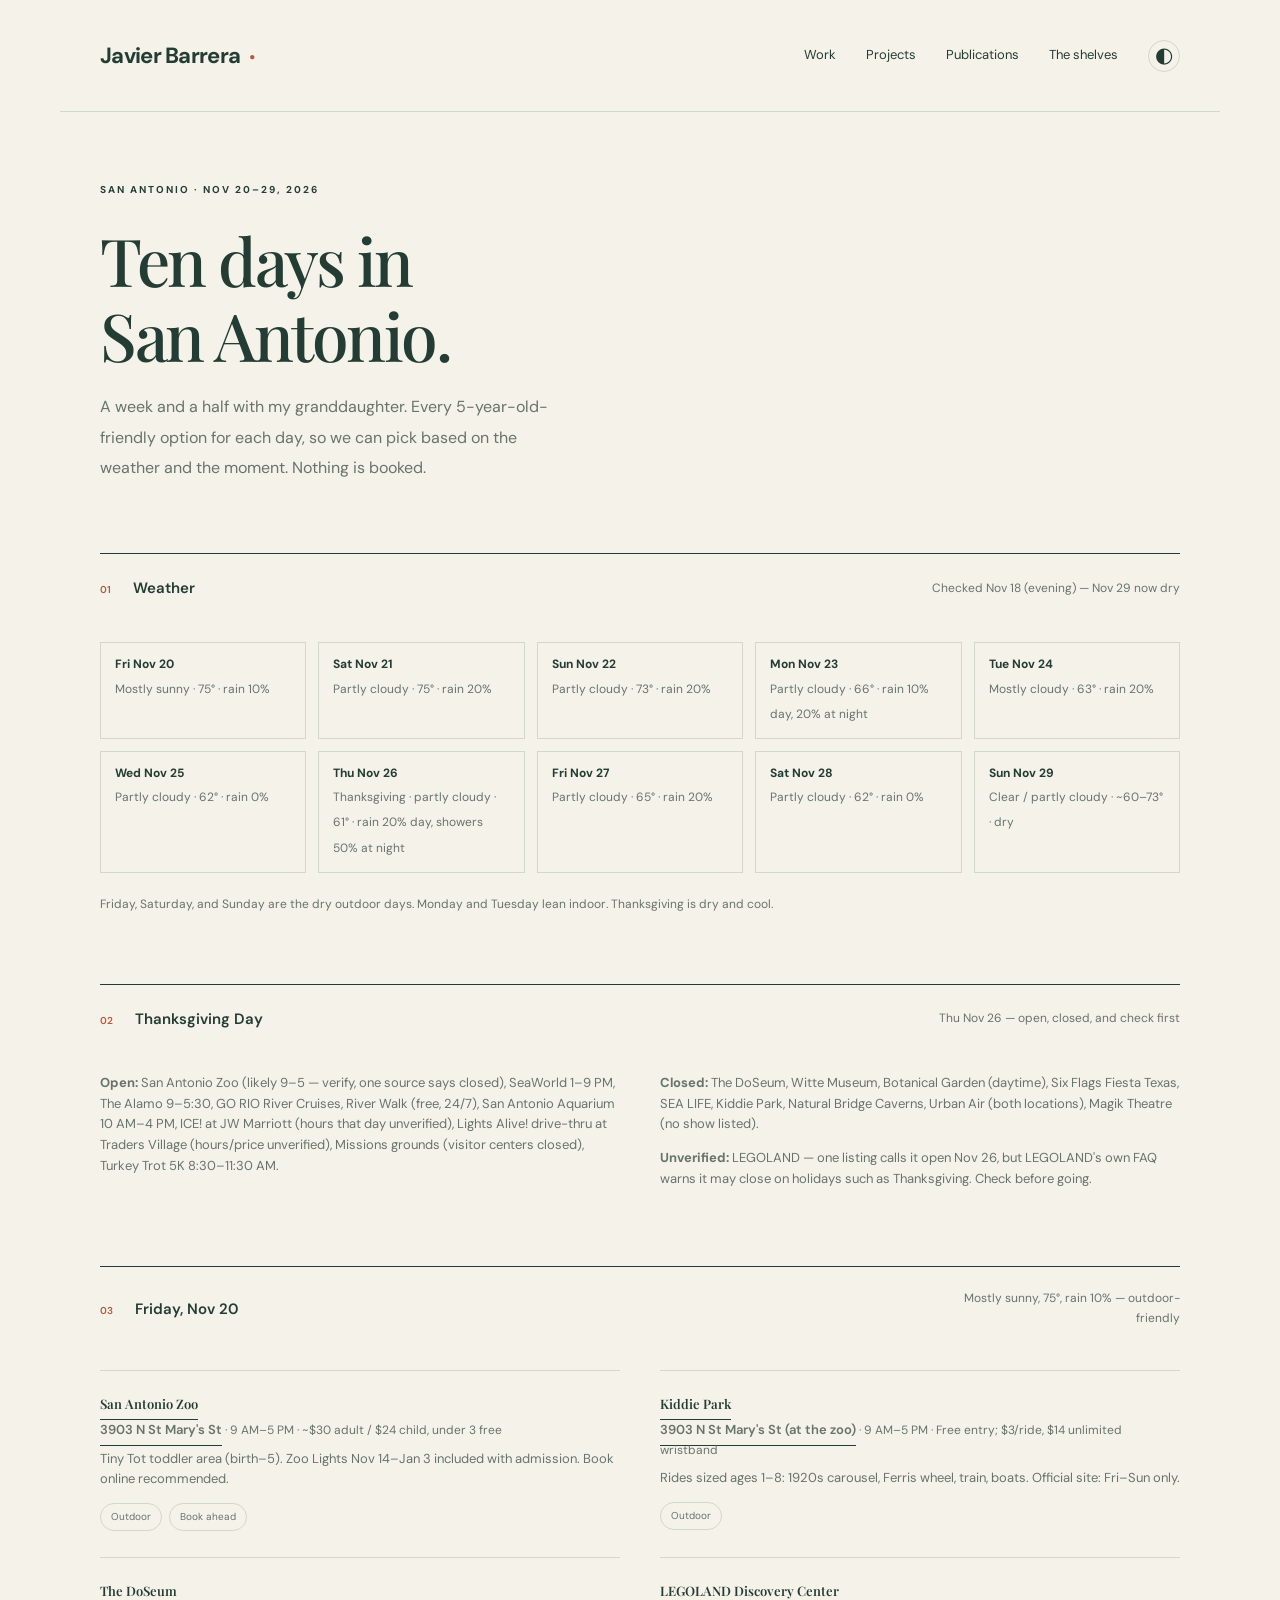
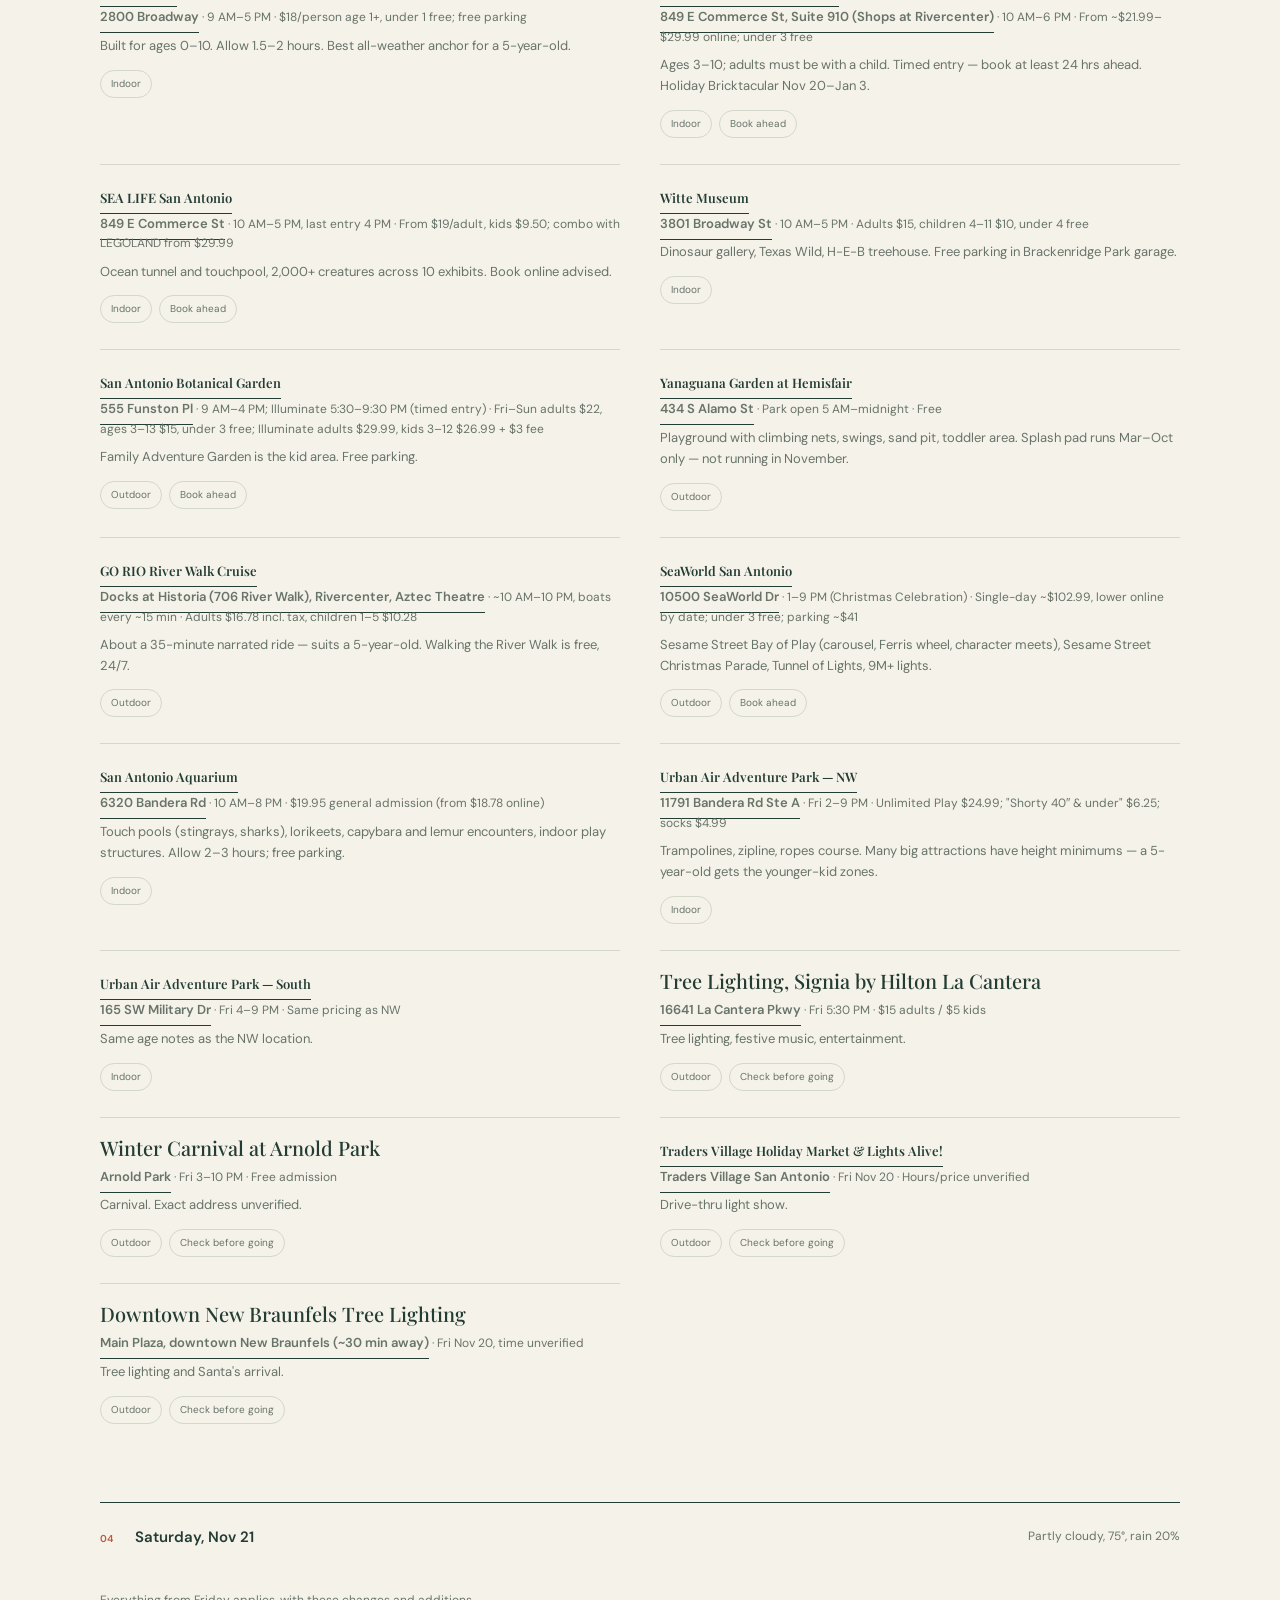
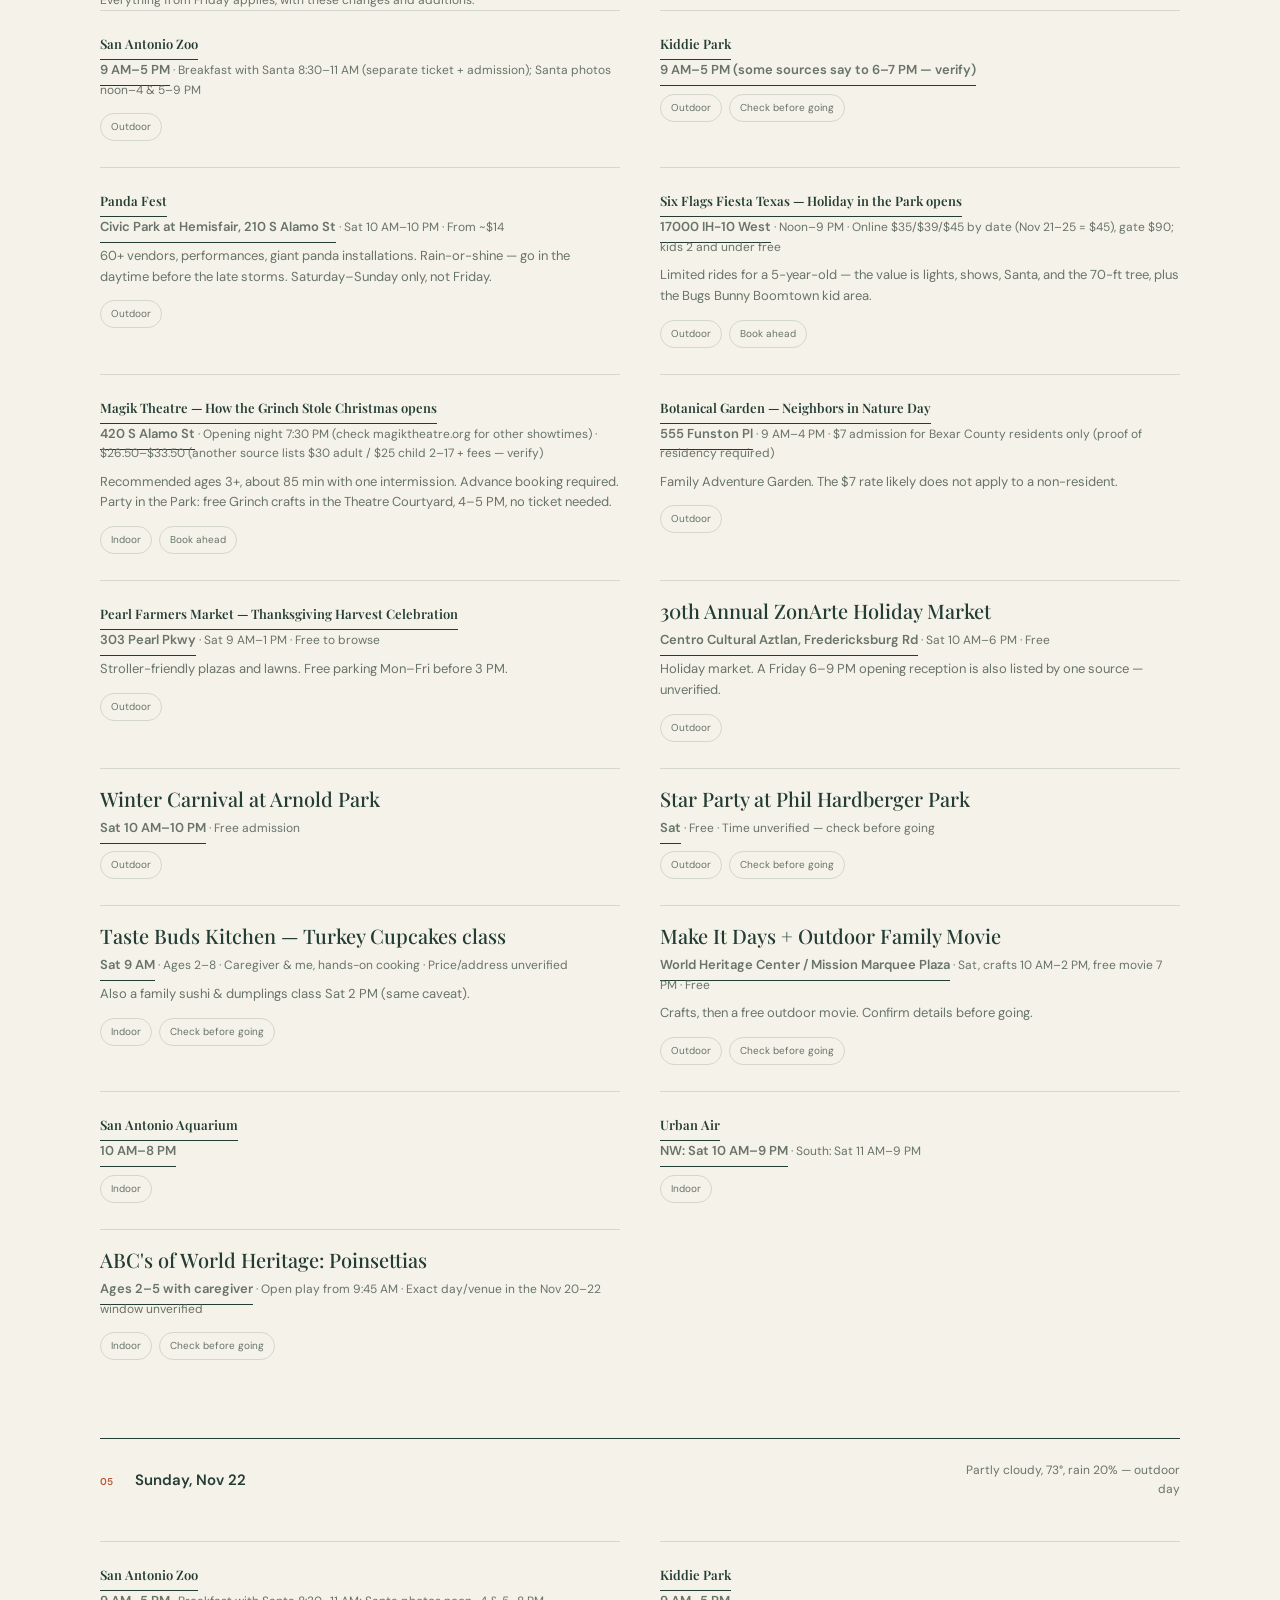
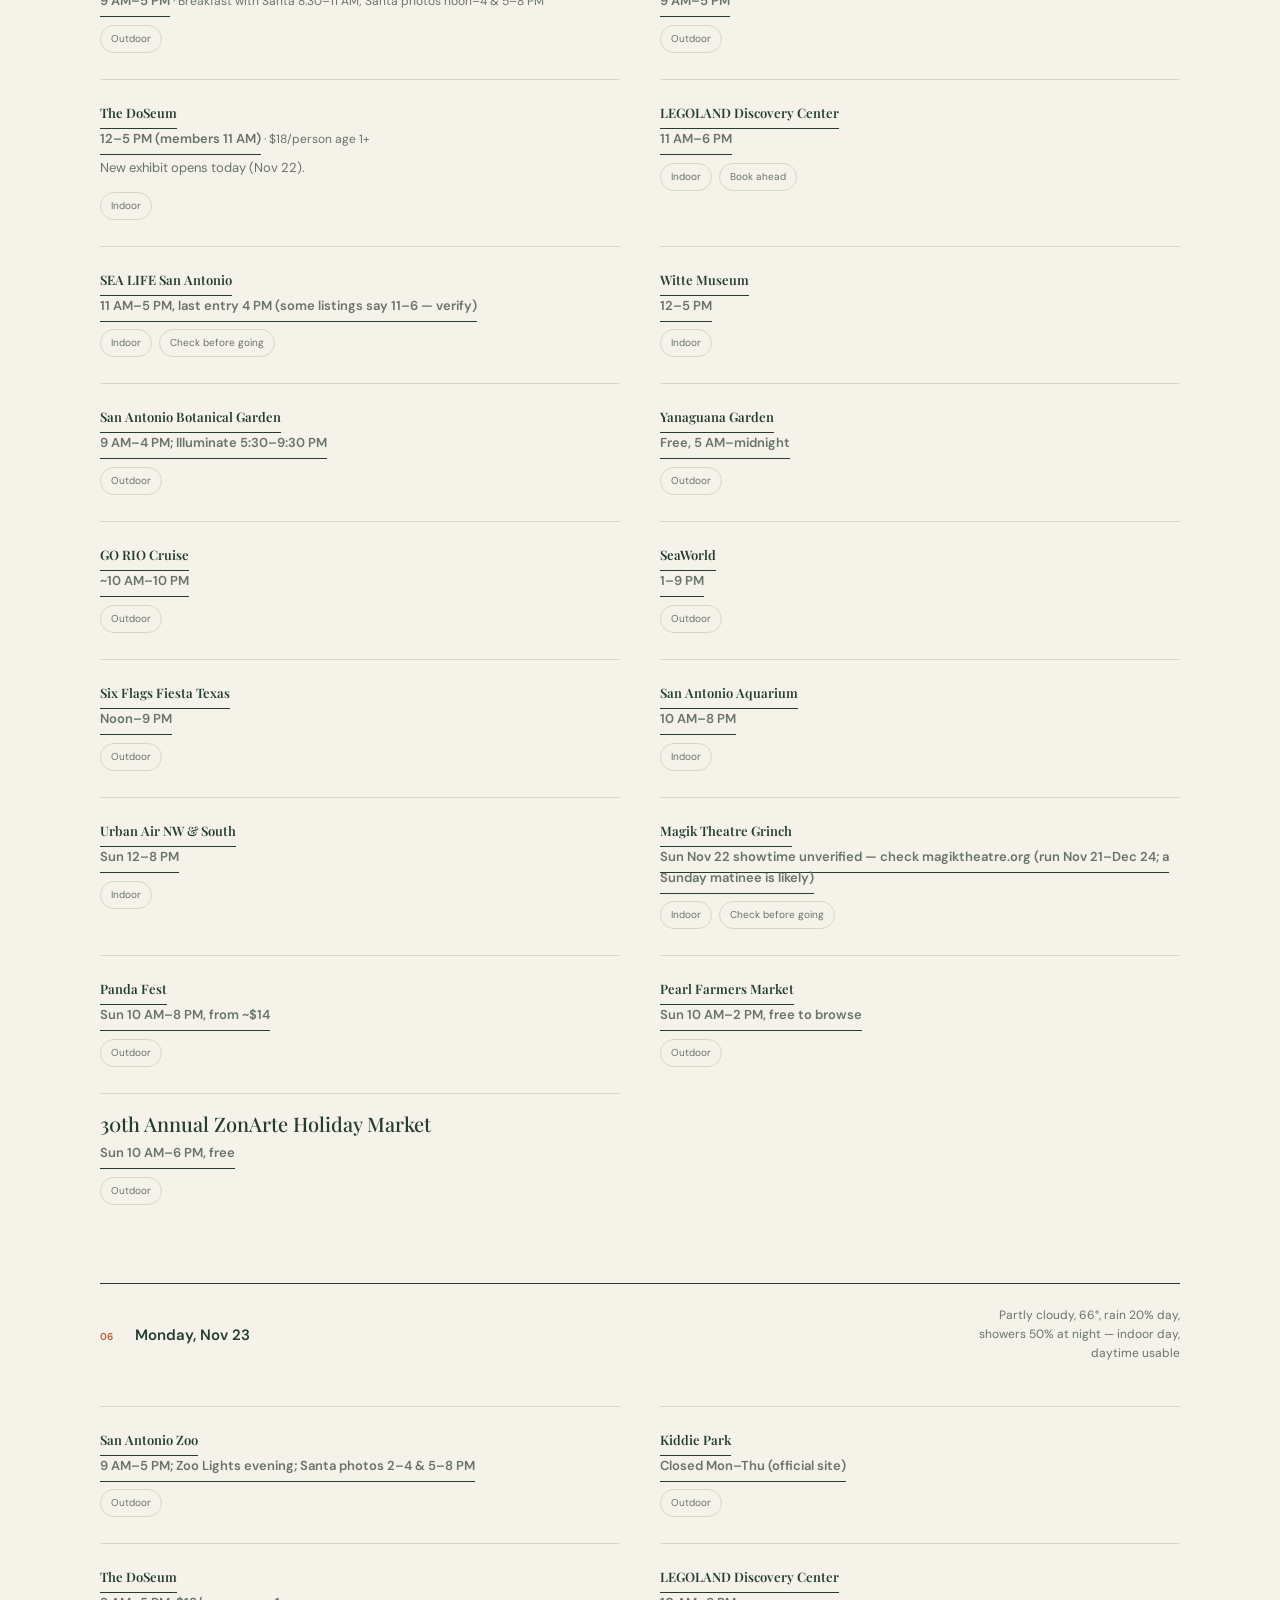
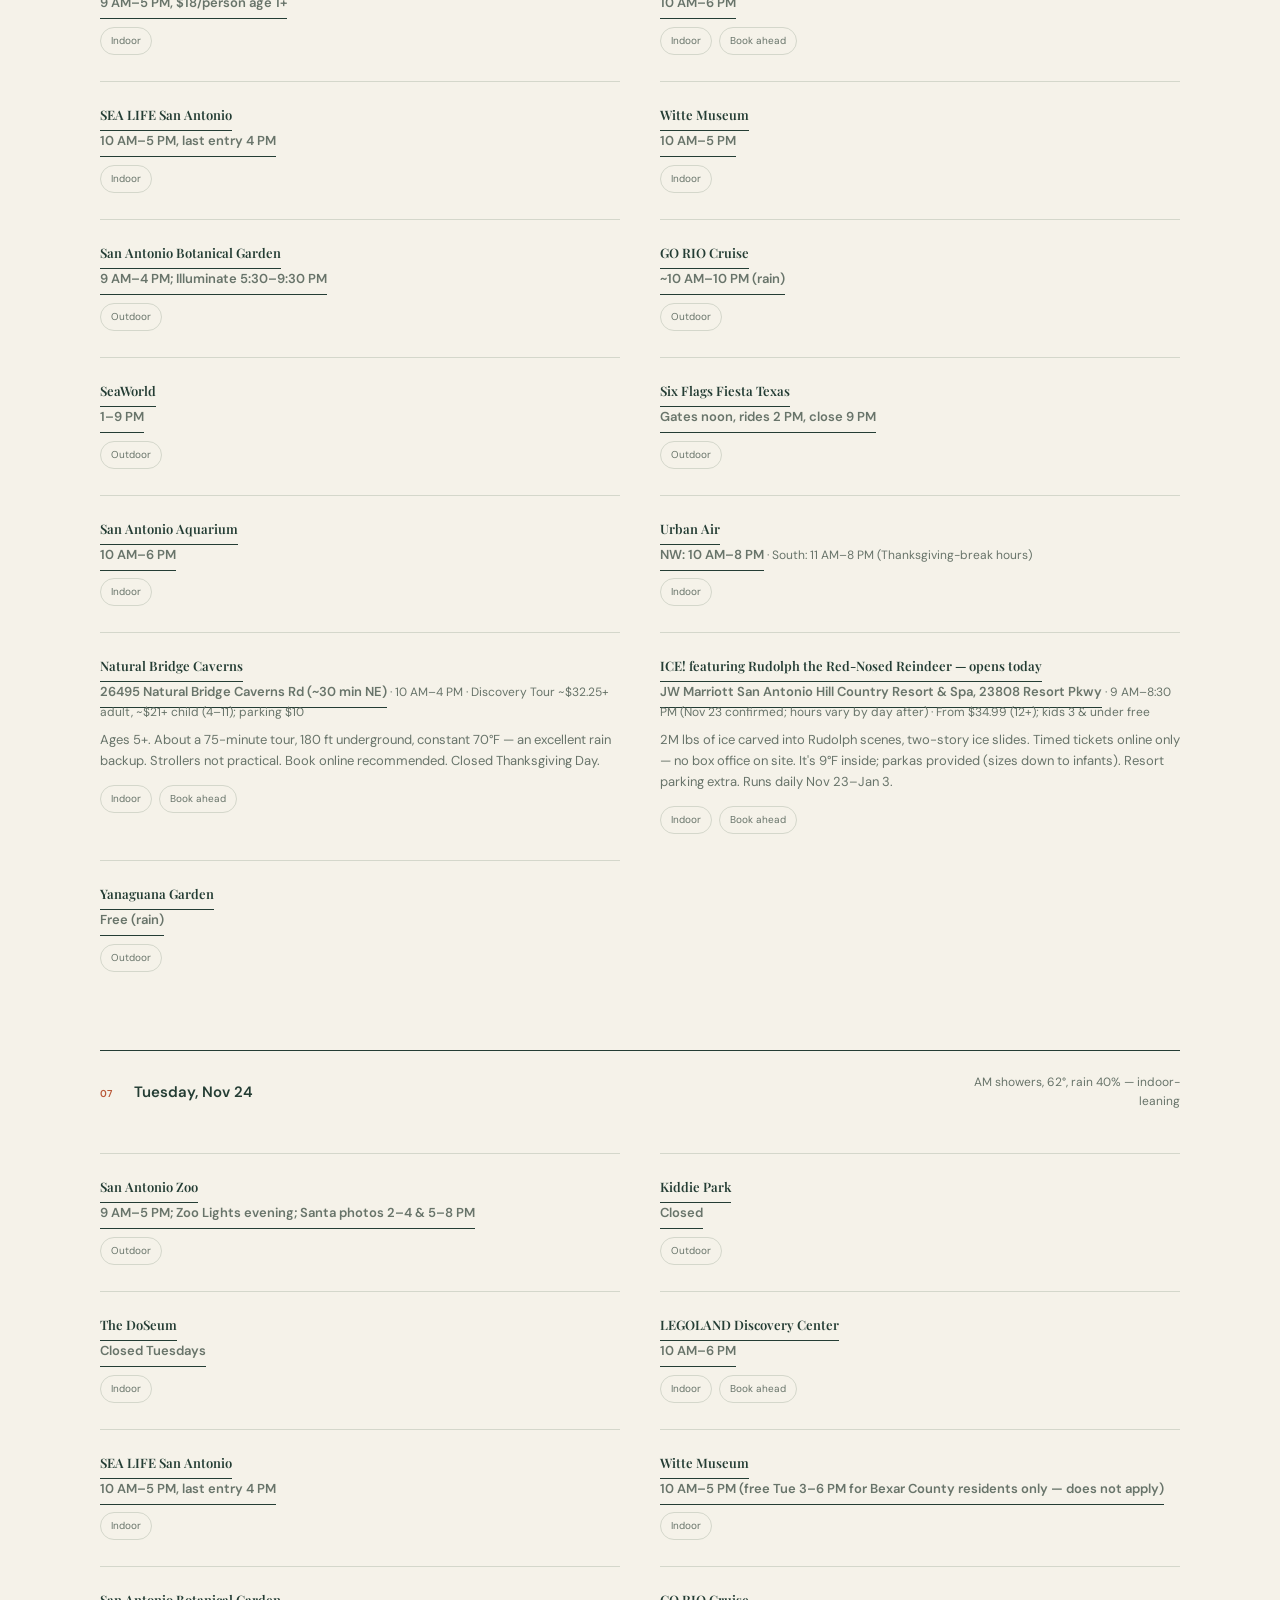
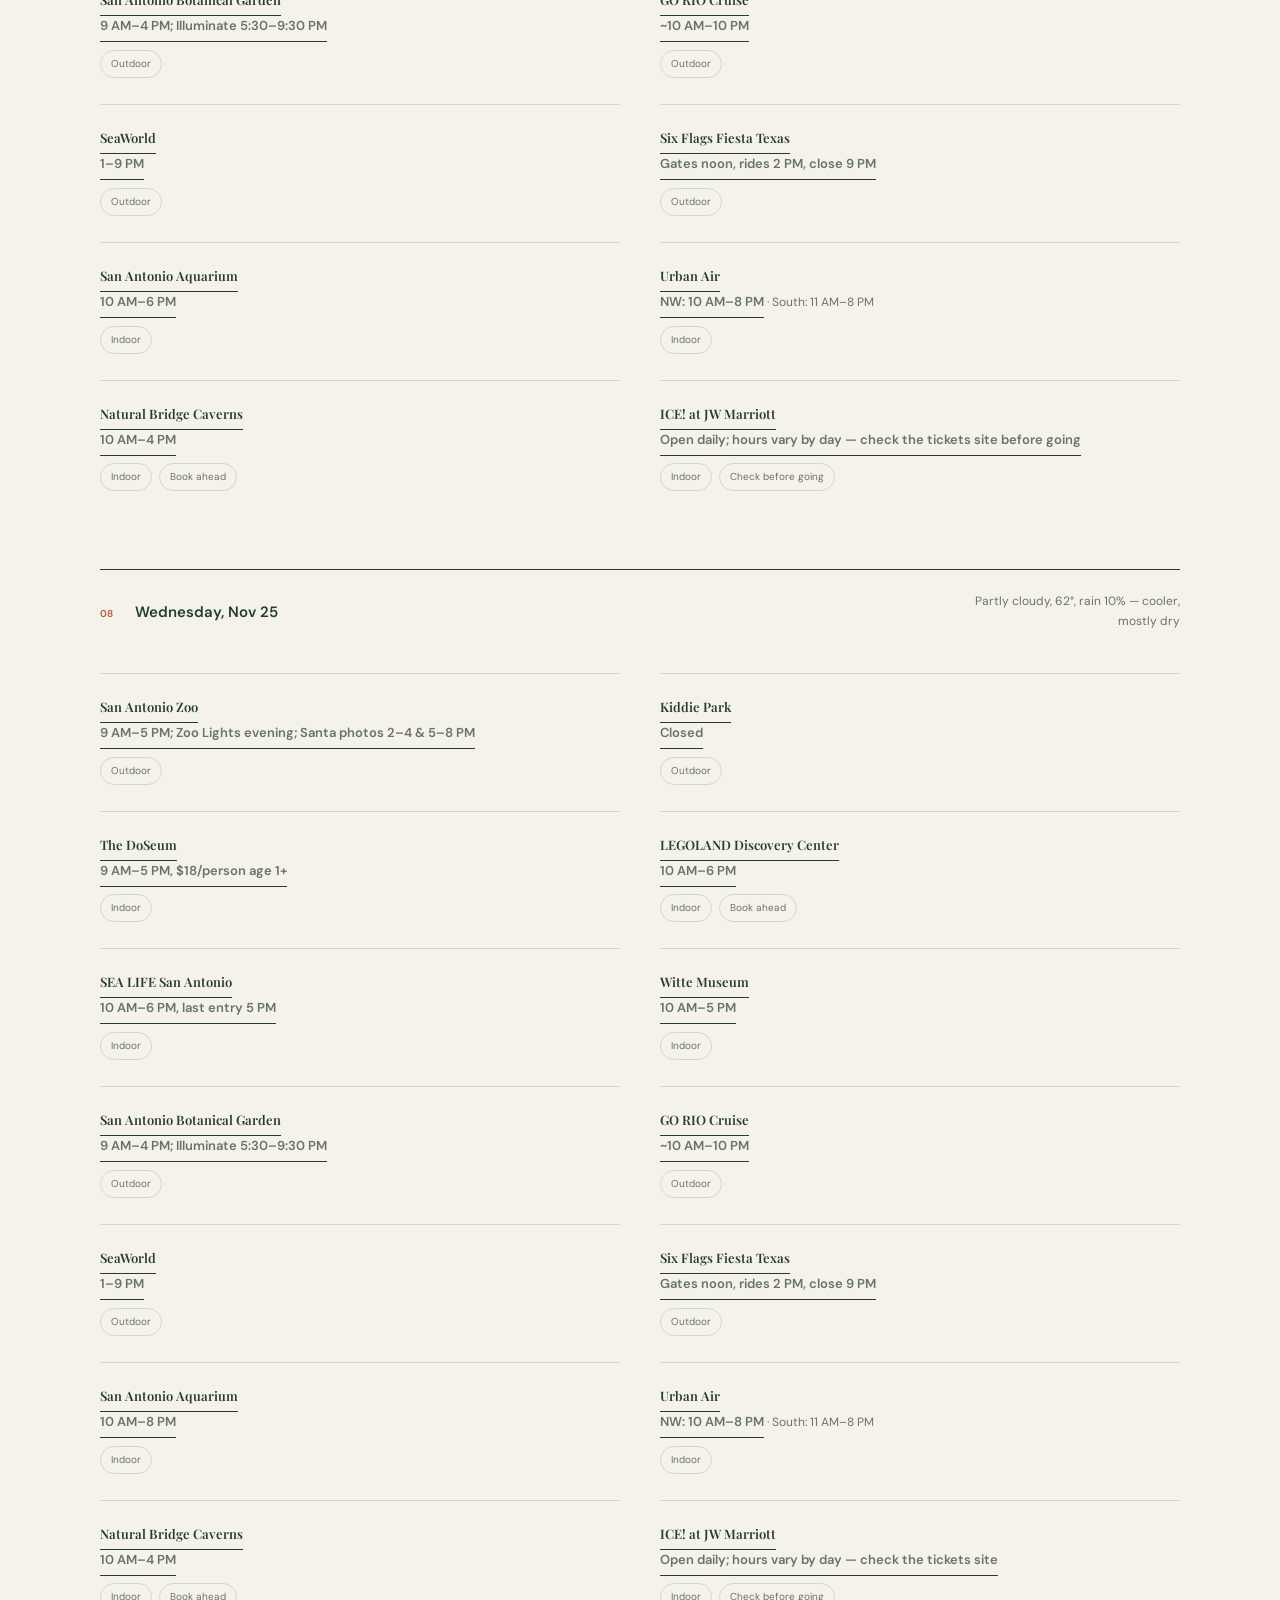
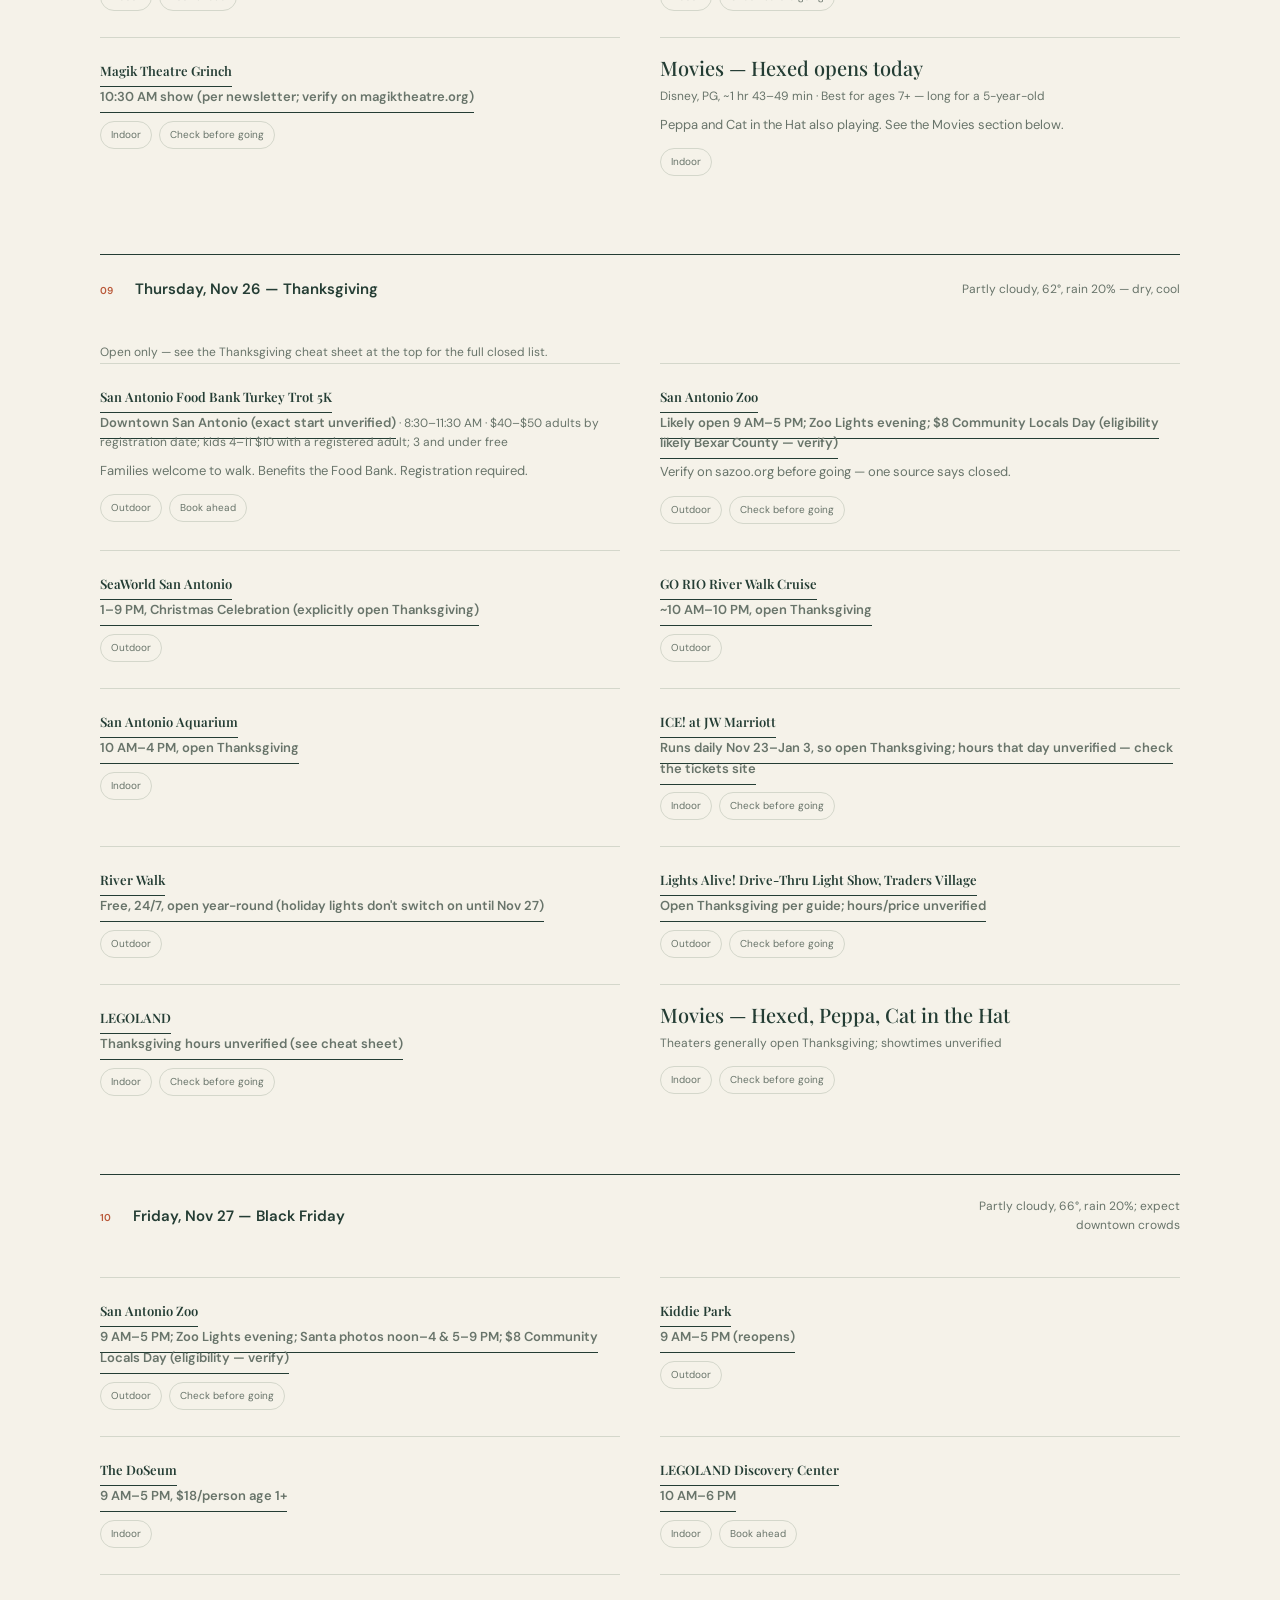
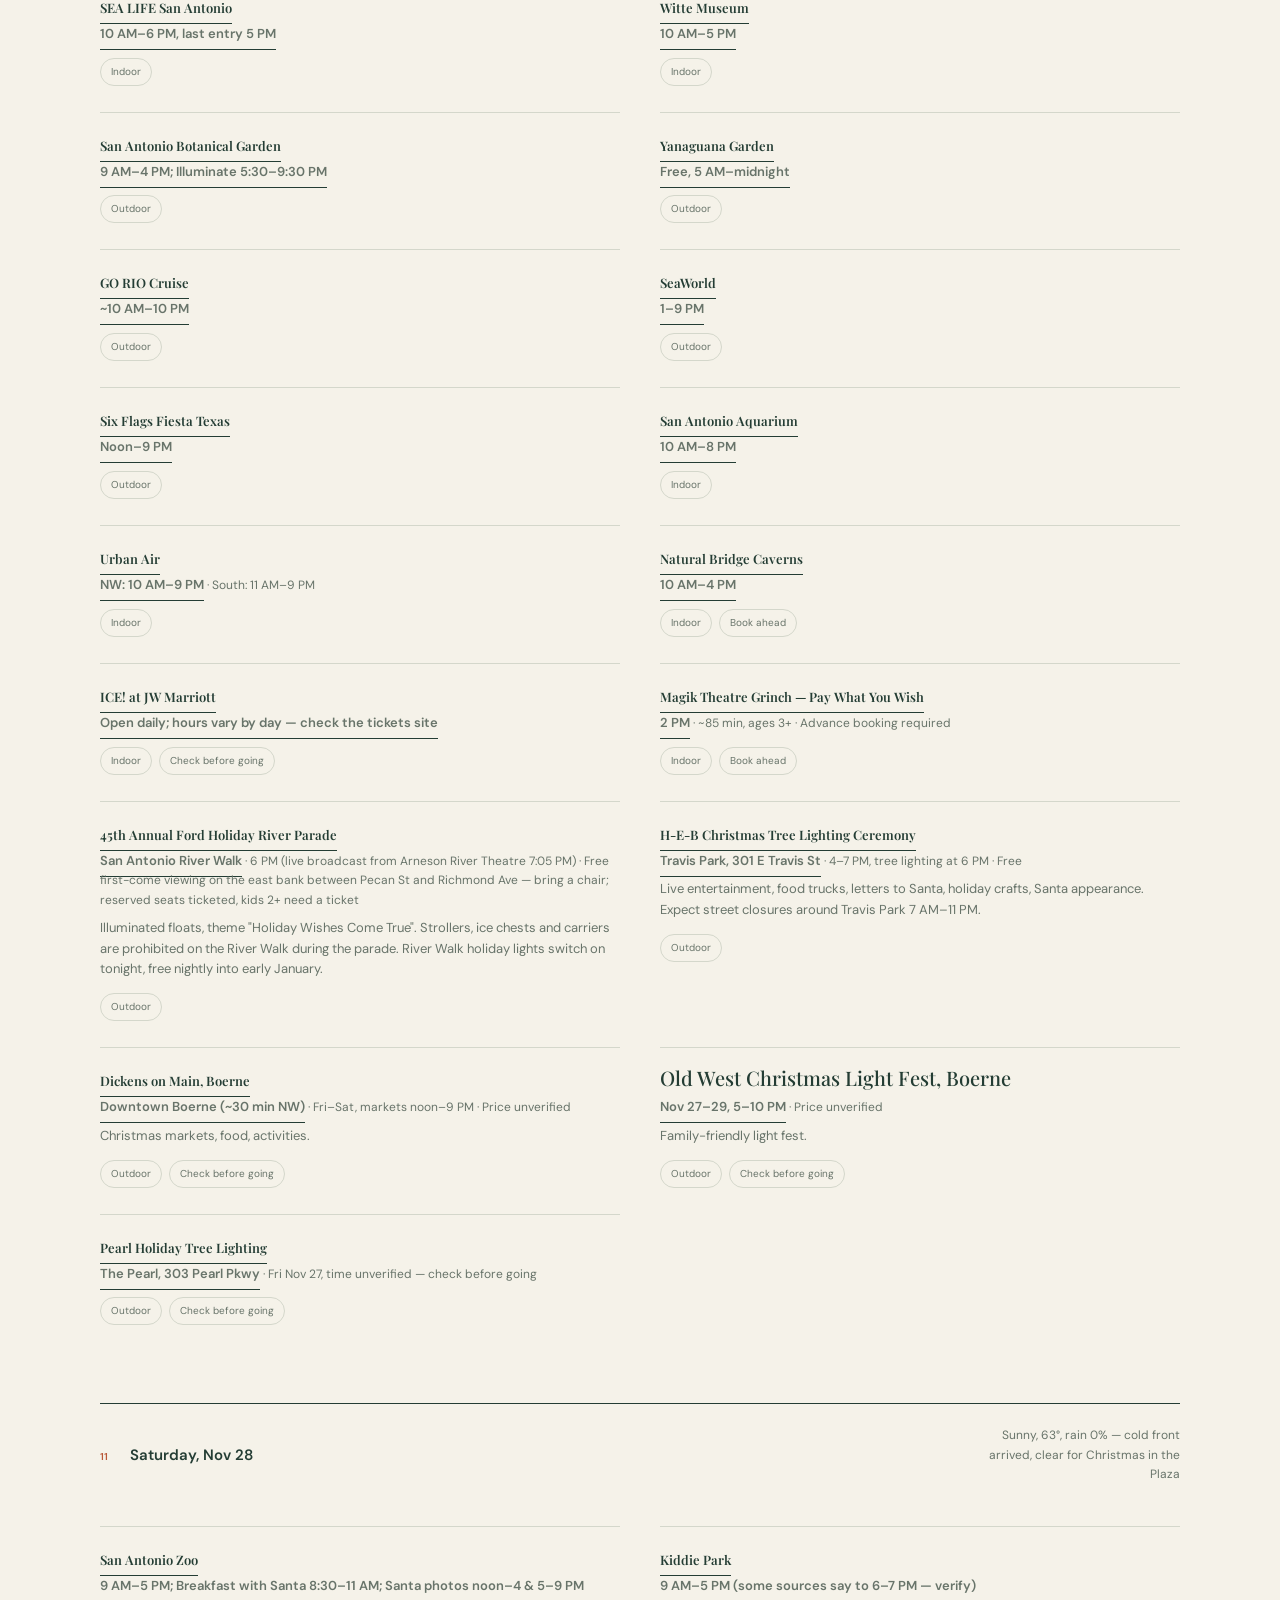
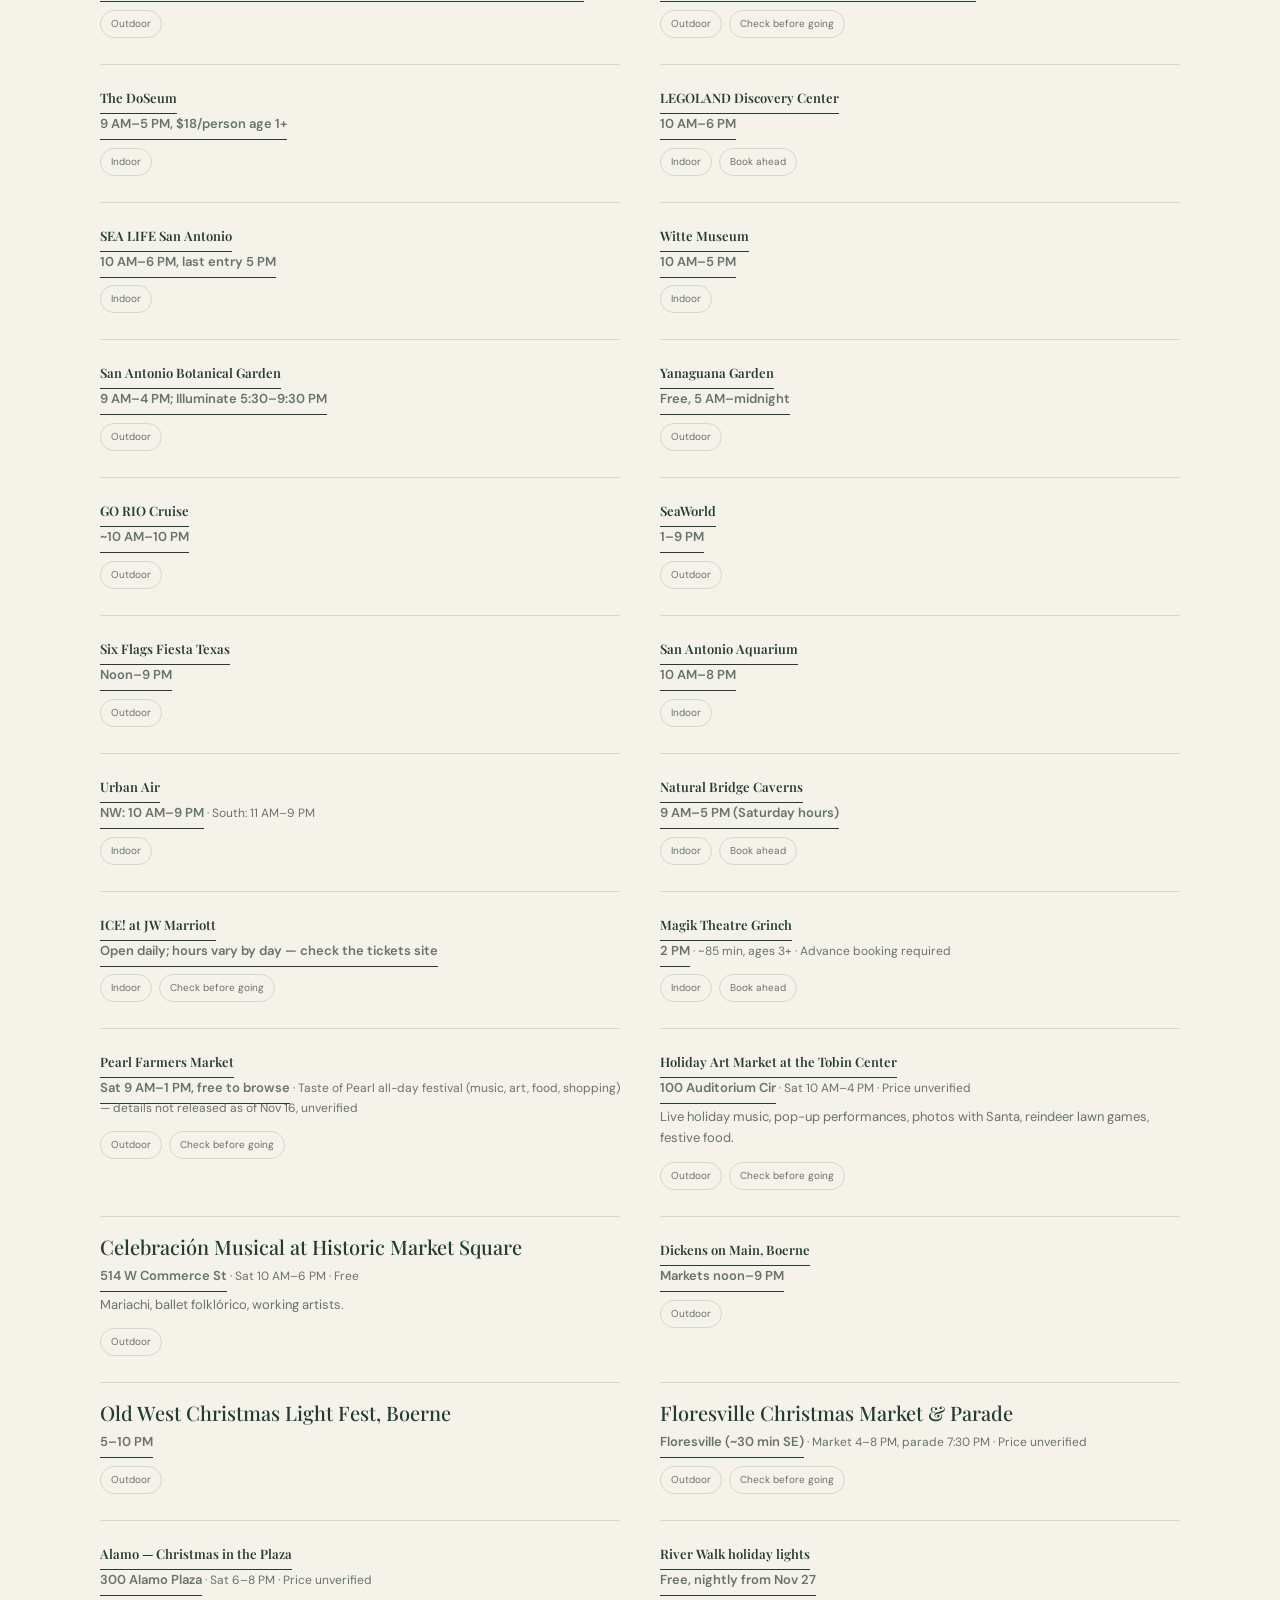
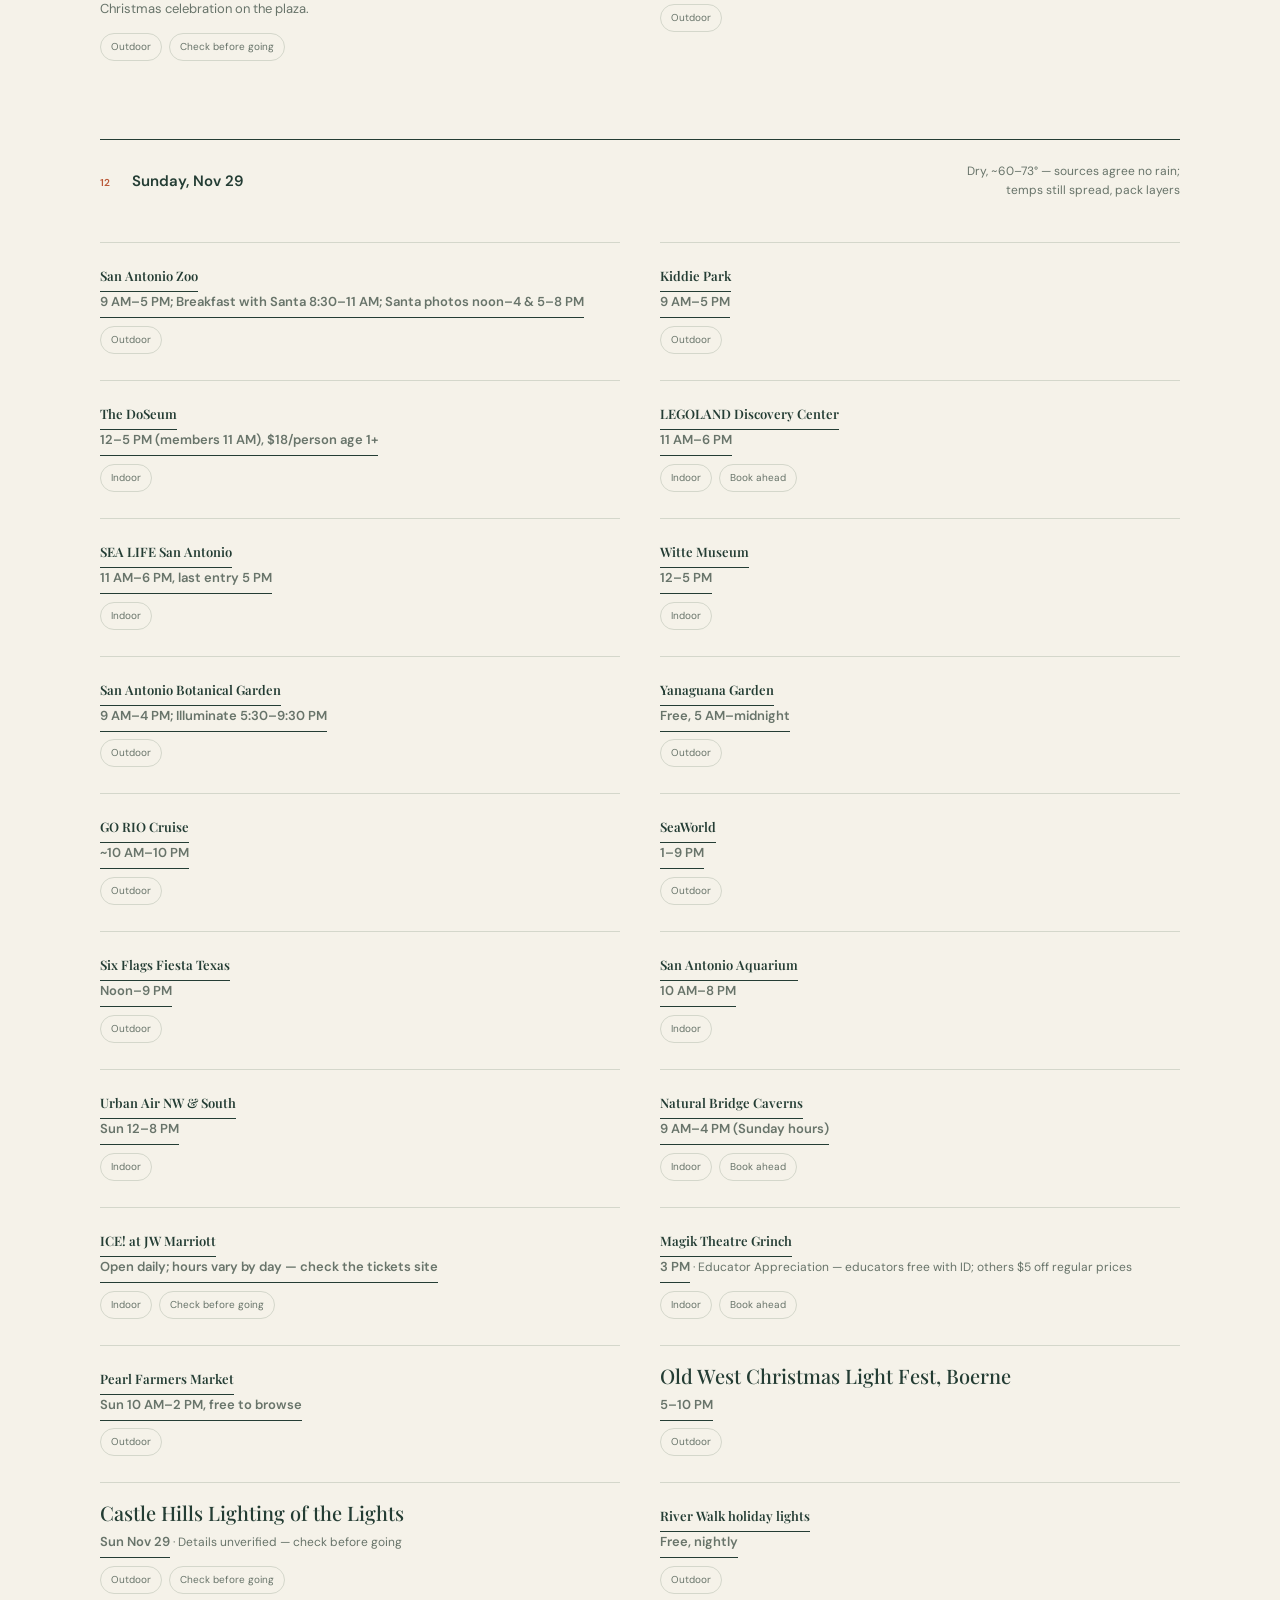
<file: san-antonio-trip.html>
<!doctype html>
<html lang="en">
<head>
  <meta charset="utf-8">
  <meta name="viewport" content="width=device-width, initial-scale=1">
  <meta name="description" content="Ten days in San Antonio with my granddaughter, Nov 20–29, 2026 — every 5-year-old-friendly option for each day.">
  <meta name="theme-color" content="#f5f2e9">
  <link rel="canonical" href="https://javierbarrera.com/san-antonio-trip.html">
  <title>San Antonio Trip — Javier Barrera</title>
  <link rel="icon" href="favicon.svg" type="image/svg+xml">
  <link rel="stylesheet" href="style.css">
  <style>
    .trip-hero{padding-block:70px 40px}
    .trip-hero h1{margin-bottom:20px}
    .wx{display:grid;grid-template-columns:repeat(5,1fr);gap:12px;margin:0 0 10px}
    .wx div{border:1px solid var(--line);padding:12px 14px}
    .wx b{display:block;font-size:12px}
    .wx span{font-size:12px;color:var(--muted)}
    .day-note{font-size:12px;color:var(--muted);text-align:right;max-width:220px}
    .acts{display:grid;grid-template-columns:1fr 1fr;gap:18px 40px}
    .act{border-top:1px solid var(--line);padding-top:16px}
    .act h4{font:500 20px var(--serif);margin-bottom:6px}
    .act .meta{font-size:12px;color:var(--muted);margin-bottom:8px}
    .act p{font-size:13px;color:var(--muted);margin-bottom:8px}
    .act .tag{margin-right:4px}
    .check{border-left:2px solid var(--accent);padding-left:14px;font-size:13px;color:var(--muted)}
    .two-col{columns:2;column-gap:40px;font-size:13px;color:var(--muted)}
    .two-col p{break-inside:avoid}
    @media(max-width:760px){
      .trip-hero{padding-block:48px 30px}
      .wx{grid-template-columns:repeat(2,1fr)}
      .acts{grid-template-columns:1fr}
      .two-col{columns:1}
      .day-note{text-align:left;max-width:none}
    }
    @media(max-width:420px){
      .wx{grid-template-columns:1fr 1fr}
    }
  </style>
</head>
<body>
  <a class="skip" href="#main">Skip to content</a>
  <header class="wrap header"><a class="wordmark" href="index.html">Javier Barrera<span class="dot">●</span></a><nav aria-label="Main"><a href="index.html#work">Work</a><a href="index.html#projects">Projects</a><a href="index.html#publications">Publications</a><a href="index.html#shelves">The shelves</a><button id="theme" aria-label="Switch color theme" type="button">◐</button></nav></header>
  <main id="main" class="wrap">
    <section class="trip-hero" aria-labelledby="intro"><p class="eyebrow">SAN ANTONIO · NOV 20–29, 2026</p><h1 id="intro">Ten days in<br>San Antonio.</h1><p class="intro">A week and a half with my granddaughter. Every 5-year-old-friendly option for each day, so we can pick based on the weather and the moment. Nothing is booked.</p></section>

    <section class="section"><div class="section-top"><h2><span>01</span> Weather</h2><p>Checked Nov 18 (evening) — Nov 29 now dry</p></div>
      <div class="wx">
        <div><b>Fri Nov 20</b><span>Mostly sunny · 75° · rain 10%</span></div>
        <div><b>Sat Nov 21</b><span>Partly cloudy · 75° · rain 20%</span></div>
        <div><b>Sun Nov 22</b><span>Partly cloudy · 73° · rain 20%</span></div>
        <div><b>Mon Nov 23</b><span>Partly cloudy · 66° · rain 10% day, 20% at night</span></div>
        <div><b>Tue Nov 24</b><span>Mostly cloudy · 63° · rain 20%</span></div>
        <div><b>Wed Nov 25</b><span>Partly cloudy · 62° · rain 0%</span></div>
        <div><b>Thu Nov 26</b><span>Thanksgiving · partly cloudy · 61° · rain 20% day, showers 50% at night</span></div>
        <div><b>Fri Nov 27</b><span>Partly cloudy · 65° · rain 20%</span></div>
        <div><b>Sat Nov 28</b><span>Partly cloudy · 62° · rain 0%</span></div>
        <div><b>Sun Nov 29</b><span>Clear / partly cloudy · ~60–73° · dry</span></div>
      </div>
      <p class="small-note">Friday, Saturday, and Sunday are the dry outdoor days. Monday and Tuesday lean indoor. Thanksgiving is dry and cool.</p>
    </section>

    <section class="section"><div class="section-top"><h2><span>02</span> Thanksgiving Day</h2><p>Thu Nov 26 — open, closed, and check first</p></div>
      <div class="two-col">
        <p><strong>Open:</strong> San Antonio Zoo (likely 9–5 — verify, one source says closed), SeaWorld 1–9 PM, The Alamo 9–5:30, GO RIO River Cruises, River Walk (free, 24/7), San Antonio Aquarium 10 AM–4 PM, ICE! at JW Marriott (hours that day unverified), Lights Alive! drive-thru at Traders Village (hours/price unverified), Missions grounds (visitor centers closed), Turkey Trot 5K 8:30–11:30 AM.</p>
        <p><strong>Closed:</strong> The DoSeum, Witte Museum, Botanical Garden (daytime), Six Flags Fiesta Texas, SEA LIFE, Kiddie Park, Natural Bridge Caverns, Urban Air (both locations), Magik Theatre (no show listed).</p>
        <p><strong>Unverified:</strong> LEGOLAND — one listing calls it open Nov 26, but LEGOLAND's own FAQ warns it may close on holidays such as Thanksgiving. Check before going.</p>
      </div>
    </section>

    <section class="section"><div class="section-top"><h2><span>03</span> Friday, Nov 20</h2><p class="day-note">Mostly sunny, 75°, rain 10% — outdoor-friendly</p></div>
      <div class="acts">
        <article class="act"><h4><a class="text-link" href="https://sazoo.org/">San Antonio Zoo</a></h4><p class="meta"><a class="text-link" href="https://www.google.com/maps/search/?api=1&query=3903+N+St+Mary%27s+St%2C+San+Antonio%2C+TX">3903 N St Mary's St</a> · 9 AM–5 PM · ~$30 adult / $24 child, under 3 free</p><p>Tiny Tot toddler area (birth–5). Zoo Lights Nov 14–Jan 3 included with admission. Book online recommended.</p><p><span class="tag">Outdoor</span> <span class="tag">Book ahead</span></p></article>
        <article class="act"><h4><a class="text-link" href="https://www.kiddiepark.com/">Kiddie Park</a></h4><p class="meta"><a class="text-link" href="https://www.google.com/maps/search/?api=1&query=3903+N+St+Mary%27s+St+%28at+the+zoo%29%2C+San+Antonio%2C+TX">3903 N St Mary's St (at the zoo)</a> · 9 AM–5 PM · Free entry; $3/ride, $14 unlimited wristband</p><p>Rides sized ages 1–8: 1920s carousel, Ferris wheel, train, boats. Official site: Fri–Sun only.</p><p><span class="tag">Outdoor</span></p></article>
        <article class="act"><h4><a class="text-link" href="https://www.thedoseum.org/">The DoSeum</a></h4><p class="meta"><a class="text-link" href="https://www.google.com/maps/search/?api=1&query=2800+Broadway%2C+San+Antonio%2C+TX">2800 Broadway</a> · 9 AM–5 PM · $18/person age 1+, under 1 free; free parking</p><p>Built for ages 0–10. Allow 1.5–2 hours. Best all-weather anchor for a 5-year-old.</p><p><span class="tag">Indoor</span></p></article>
        <article class="act"><h4><a class="text-link" href="https://www.legolanddiscoverycenter.com/san-antonio/">LEGOLAND Discovery Center</a></h4><p class="meta"><a class="text-link" href="https://www.google.com/maps/search/?api=1&query=849+E+Commerce+St%2C+Suite+910+%28Shops+at+Rivercenter%29%2C+San+Antonio%2C+TX">849 E Commerce St, Suite 910 (Shops at Rivercenter)</a> · 10 AM–6 PM · From ~$21.99–$29.99 online; under 3 free</p><p>Ages 3–10; adults must be with a child. Timed entry — book at least 24 hrs ahead. Holiday Bricktacular Nov 20–Jan 3.</p><p><span class="tag">Indoor</span> <span class="tag">Book ahead</span></p></article>
        <article class="act"><h4><a class="text-link" href="https://www.visitsealife.com/san-antonio/">SEA LIFE San Antonio</a></h4><p class="meta"><a class="text-link" href="https://www.google.com/maps/search/?api=1&query=849+E+Commerce+St%2C+San+Antonio%2C+TX">849 E Commerce St</a> · 10 AM–5 PM, last entry 4 PM · From $19/adult, kids $9.50; combo with LEGOLAND from $29.99</p><p>Ocean tunnel and touchpool, 2,000+ creatures across 10 exhibits. Book online advised.</p><p><span class="tag">Indoor</span> <span class="tag">Book ahead</span></p></article>
        <article class="act"><h4><a class="text-link" href="https://www.wittemuseum.org/">Witte Museum</a></h4><p class="meta"><a class="text-link" href="https://www.google.com/maps/search/?api=1&query=3801+Broadway+St%2C+San+Antonio%2C+TX">3801 Broadway St</a> · 10 AM–5 PM · Adults $15, children 4–11 $10, under 4 free</p><p>Dinosaur gallery, Texas Wild, H-E-B treehouse. Free parking in Brackenridge Park garage.</p><p><span class="tag">Indoor</span></p></article>
        <article class="act"><h4><a class="text-link" href="https://www.sabot.org/">San Antonio Botanical Garden</a></h4><p class="meta"><a class="text-link" href="https://www.google.com/maps/search/?api=1&query=555+Funston+Pl%2C+San+Antonio%2C+TX">555 Funston Pl</a> · 9 AM–4 PM; Illuminate 5:30–9:30 PM (timed entry) · Fri–Sun adults $22, ages 3–13 $15, under 3 free; Illuminate adults $29.99, kids 3–12 $26.99 + $3 fee</p><p>Family Adventure Garden is the kid area. Free parking.</p><p><span class="tag">Outdoor</span> <span class="tag">Book ahead</span></p></article>
        <article class="act"><h4><a class="text-link" href="https://hemisfair.org/">Yanaguana Garden at Hemisfair</a></h4><p class="meta"><a class="text-link" href="https://www.google.com/maps/search/?api=1&query=434+S+Alamo+St%2C+San+Antonio%2C+TX">434 S Alamo St</a> · Park open 5 AM–midnight · Free</p><p>Playground with climbing nets, swings, sand pit, toddler area. Splash pad runs Mar–Oct only — not running in November.</p><p><span class="tag">Outdoor</span></p></article>
        
        <article class="act"><h4><a class="text-link" href="https://www.goriocruises.com/">GO RIO River Walk Cruise</a></h4><p class="meta"><a class="text-link" href="https://www.google.com/maps/search/?api=1&query=Docks+at+Historia+%28706+River+Walk%29%2C+Rivercenter%2C+Aztec+Theatre%2C+San+Antonio%2C+TX">Docks at Historia (706 River Walk), Rivercenter, Aztec Theatre</a> · ~10 AM–10 PM, boats every ~15 min · Adults $16.78 incl. tax, children 1–5 $10.28</p><p>About a 35-minute narrated ride — suits a 5-year-old. Walking the River Walk is free, 24/7.</p><p><span class="tag">Outdoor</span></p></article>
        
        
        <article class="act"><h4><a class="text-link" href="https://seaworld.com/san-antonio/">SeaWorld San Antonio</a></h4><p class="meta"><a class="text-link" href="https://www.google.com/maps/search/?api=1&query=10500+SeaWorld+Dr%2C+San+Antonio%2C+TX">10500 SeaWorld Dr</a> · 1–9 PM (Christmas Celebration) · Single-day ~$102.99, lower online by date; under 3 free; parking ~$41</p><p>Sesame Street Bay of Play (carousel, Ferris wheel, character meets), Sesame Street Christmas Parade, Tunnel of Lights, 9M+ lights.</p><p><span class="tag">Outdoor</span> <span class="tag">Book ahead</span></p></article>
        <article class="act"><h4><a class="text-link" href="https://www.saaquarium.com/">San Antonio Aquarium</a></h4><p class="meta"><a class="text-link" href="https://www.google.com/maps/search/?api=1&query=6320+Bandera+Rd%2C+San+Antonio%2C+TX">6320 Bandera Rd</a> · 10 AM–8 PM · $19.95 general admission (from $18.78 online)</p><p>Touch pools (stingrays, sharks), lorikeets, capybara and lemur encounters, indoor play structures. Allow 2–3 hours; free parking.</p><p><span class="tag">Indoor</span></p></article>
        <article class="act"><h4><a class="text-link" href="https://www.urbanair.com/texas-nw-san-antonio/">Urban Air Adventure Park — NW</a></h4><p class="meta"><a class="text-link" href="https://www.google.com/maps/search/?api=1&query=11791+Bandera+Rd+Ste+A%2C+San+Antonio%2C+TX">11791 Bandera Rd Ste A</a> · Fri 2–9 PM · Unlimited Play $24.99; "Shorty 40″ &amp; under" $6.25; socks $4.99</p><p>Trampolines, zipline, ropes course. Many big attractions have height minimums — a 5-year-old gets the younger-kid zones.</p><p><span class="tag">Indoor</span></p></article>
        <article class="act"><h4><a class="text-link" href="https://www.urbanair.com/texas-south-san-antonio/">Urban Air Adventure Park — South</a></h4><p class="meta"><a class="text-link" href="https://www.google.com/maps/search/?api=1&query=165+SW+Military+Dr%2C+San+Antonio%2C+TX">165 SW Military Dr</a> · Fri 4–9 PM · Same pricing as NW</p><p>Same age notes as the NW location.</p><p><span class="tag">Indoor</span></p></article>
        <article class="act"><h4>Tree Lighting, Signia by Hilton La Cantera</h4><p class="meta"><a class="text-link" href="https://www.google.com/maps/search/?api=1&query=16641+La+Cantera+Pkwy%2C+San+Antonio%2C+TX">16641 La Cantera Pkwy</a> · Fri 5:30 PM · $15 adults / $5 kids</p><p>Tree lighting, festive music, entertainment.</p><p><span class="tag">Outdoor</span> <span class="tag">Check before going</span></p></article>
        <article class="act"><h4>Winter Carnival at Arnold Park</h4><p class="meta"><a class="text-link" href="https://www.google.com/maps/search/?api=1&query=Arnold+Park%2C+San+Antonio%2C+TX">Arnold Park</a> · Fri 3–10 PM · Free admission</p><p>Carnival. Exact address unverified.</p><p><span class="tag">Outdoor</span> <span class="tag">Check before going</span></p></article>
        <article class="act"><h4><a class="text-link" href="https://tradersvillage.com/san-antonio/">Traders Village Holiday Market &amp; Lights Alive!</a></h4><p class="meta"><a class="text-link" href="https://www.google.com/maps/search/?api=1&query=Traders+Village+San+Antonio%2C+TX">Traders Village San Antonio</a> · Fri Nov 20 · Hours/price unverified</p><p>Drive-thru light show.</p><p><span class="tag">Outdoor</span> <span class="tag">Check before going</span></p></article>
        <article class="act"><h4>Downtown New Braunfels Tree Lighting</h4><p class="meta"><a class="text-link" href="https://www.google.com/maps/search/?api=1&query=Main+Plaza%2C+downtown+New+Braunfels+%28~30+min+away%29%2C+TX">Main Plaza, downtown New Braunfels (~30 min away)</a> · Fri Nov 20, time unverified</p><p>Tree lighting and Santa's arrival.</p><p><span class="tag">Outdoor</span> <span class="tag">Check before going</span></p></article>
      </div>
    </section>

    <section class="section"><div class="section-top"><h2><span>04</span> Saturday, Nov 21</h2><p class="day-note">Partly cloudy, 75°, rain 20%</p></div>
      <p class="small-note">Everything from Friday applies, with these changes and additions.</p>
      <div class="acts">
        <article class="act"><h4><a class="text-link" href="https://sazoo.org/">San Antonio Zoo</a></h4><p class="meta"><a class="text-link" href="https://www.google.com/maps/search/?api=1&query=San+Antonio+Zoo%2C+TX">9 AM–5 PM</a> · Breakfast with Santa 8:30–11 AM (separate ticket + admission); Santa photos noon–4 &amp; 5–9 PM</p><p><span class="tag">Outdoor</span></p></article>
        <article class="act"><h4><a class="text-link" href="https://www.kiddiepark.com/">Kiddie Park</a></h4><p class="meta"><a class="text-link" href="https://www.google.com/maps/search/?api=1&query=Kiddie+Park%2C+San+Antonio%2C+TX">9 AM–5 PM (some sources say to 6–7 PM — verify)</a></p><p><span class="tag">Outdoor</span> <span class="tag">Check before going</span></p></article>
        <article class="act"><h4><a class="text-link" href="https://www.pandafests.com/pandafestevents/san-antonio2026">Panda Fest</a></h4><p class="meta"><a class="text-link" href="https://www.google.com/maps/search/?api=1&query=Civic+Park+at+Hemisfair%2C+210+S+Alamo+St%2C+San+Antonio%2C+TX">Civic Park at Hemisfair, 210 S Alamo St</a> · Sat 10 AM–10 PM · From ~$14</p><p>60+ vendors, performances, giant panda installations. Rain-or-shine — go in the daytime before the late storms. Saturday–Sunday only, not Friday.</p><p><span class="tag">Outdoor</span></p></article>
        <article class="act"><h4><a class="text-link" href="https://www.sixflags.com/fiestatexas">Six Flags Fiesta Texas — Holiday in the Park opens</a></h4><p class="meta"><a class="text-link" href="https://www.google.com/maps/search/?api=1&query=17000+IH-10+West%2C+San+Antonio%2C+TX">17000 IH-10 West</a> · Noon–9 PM · Online $35/$39/$45 by date (Nov 21–25 = $45), gate $90; kids 2 and under free</p><p>Limited rides for a 5-year-old — the value is lights, shows, Santa, and the 70-ft tree, plus the Bugs Bunny Boomtown kid area.</p><p><span class="tag">Outdoor</span> <span class="tag">Book ahead</span></p></article>
        <article class="act"><h4><a class="text-link" href="https://magiktheatre.org/">Magik Theatre — How the Grinch Stole Christmas opens</a></h4><p class="meta"><a class="text-link" href="https://www.google.com/maps/search/?api=1&query=420+S+Alamo+St%2C+San+Antonio%2C+TX">420 S Alamo St</a> · Opening night 7:30 PM (check magiktheatre.org for other showtimes) · $26.50–$33.50 (another source lists $30 adult / $25 child 2–17 + fees — verify)</p><p>Recommended ages 3+, about 85 min with one intermission. Advance booking required. Party in the Park: free Grinch crafts in the Theatre Courtyard, 4–5 PM, no ticket needed.</p><p><span class="tag">Indoor</span> <span class="tag">Book ahead</span></p></article>
        <article class="act"><h4><a class="text-link" href="https://www.sabot.org/">Botanical Garden — Neighbors in Nature Day</a></h4><p class="meta"><a class="text-link" href="https://www.google.com/maps/search/?api=1&query=555+Funston+Pl%2C+San+Antonio%2C+TX">555 Funston Pl</a> · 9 AM–4 PM · $7 admission for Bexar County residents only (proof of residency required)</p><p>Family Adventure Garden. The $7 rate likely does not apply to a non-resident.</p><p><span class="tag">Outdoor</span></p></article>
        <article class="act"><h4><a class="text-link" href="https://atpearl.com/">Pearl Farmers Market — Thanksgiving Harvest Celebration</a></h4><p class="meta"><a class="text-link" href="https://www.google.com/maps/search/?api=1&query=303+Pearl+Pkwy%2C+San+Antonio%2C+TX">303 Pearl Pkwy</a> · Sat 9 AM–1 PM · Free to browse</p><p>Stroller-friendly plazas and lawns. Free parking Mon–Fri before 3 PM.</p><p><span class="tag">Outdoor</span></p></article>
        <article class="act"><h4>30th Annual ZonArte Holiday Market</h4><p class="meta"><a class="text-link" href="https://www.google.com/maps/search/?api=1&query=Centro+Cultural+Aztlan%2C+Fredericksburg+Rd%2C+San+Antonio%2C+TX">Centro Cultural Aztlan, Fredericksburg Rd</a> · Sat 10 AM–6 PM · Free</p><p>Holiday market. A Friday 6–9 PM opening reception is also listed by one source — unverified.</p><p><span class="tag">Outdoor</span></p></article>
        <article class="act"><h4>Winter Carnival at Arnold Park</h4><p class="meta"><a class="text-link" href="https://www.google.com/maps/search/?api=1&query=Winter+Carnival+at+Arnold+Park%2C+San+Antonio%2C+TX">Sat 10 AM–10 PM</a> · Free admission</p><p><span class="tag">Outdoor</span></p></article>
        <article class="act"><h4>Star Party at Phil Hardberger Park</h4><p class="meta"><a class="text-link" href="https://www.google.com/maps/search/?api=1&query=Star+Party+at+Phil+Hardberger+Park%2C+San+Antonio%2C+TX">Sat</a> · Free · Time unverified — check before going</p><p><span class="tag">Outdoor</span> <span class="tag">Check before going</span></p></article>
        <article class="act"><h4>Taste Buds Kitchen — Turkey Cupcakes class</h4><p class="meta"><a class="text-link" href="https://www.google.com/maps/search/?api=1&query=Taste+Buds+Kitchen+%E2%80%94+Turkey+Cupcakes+class%2C+San+Antonio%2C+TX">Sat 9 AM</a> · Ages 2–8 · Caregiver &amp; me, hands-on cooking · Price/address unverified</p><p>Also a family sushi &amp; dumplings class Sat 2 PM (same caveat).</p><p><span class="tag">Indoor</span> <span class="tag">Check before going</span></p></article>
        <article class="act"><h4>Make It Days + Outdoor Family Movie</h4><p class="meta"><a class="text-link" href="https://www.google.com/maps/search/?api=1&query=World+Heritage+Center+%2F+Mission+Marquee+Plaza%2C+San+Antonio%2C+TX">World Heritage Center / Mission Marquee Plaza</a> · Sat, crafts 10 AM–2 PM, free movie 7 PM · Free</p><p>Crafts, then a free outdoor movie. Confirm details before going.</p><p><span class="tag">Outdoor</span> <span class="tag">Check before going</span></p></article>
        <article class="act"><h4><a class="text-link" href="https://www.saaquarium.com/">San Antonio Aquarium</a></h4><p class="meta"><a class="text-link" href="https://www.google.com/maps/search/?api=1&query=San+Antonio+Aquarium%2C+TX">10 AM–8 PM</a></p><p><span class="tag">Indoor</span></p></article>
        <article class="act"><h4><a class="text-link" href="https://www.urbanair.com/">Urban Air</a></h4><p class="meta"><a class="text-link" href="https://www.google.com/maps/search/?api=1&query=NW%3A+Sat+10+AM%E2%80%939+PM%2C+San+Antonio%2C+TX">NW: Sat 10 AM–9 PM</a> · South: Sat 11 AM–9 PM</p><p><span class="tag">Indoor</span></p></article>
        <article class="act"><h4>ABC's of World Heritage: Poinsettias</h4><p class="meta"><a class="text-link" href="https://www.google.com/maps/search/?api=1&query=Ages+2%E2%80%935+with+caregiver%2C+San+Antonio%2C+TX">Ages 2–5 with caregiver</a> · Open play from 9:45 AM · Exact day/venue in the Nov 20–22 window unverified</p><p><span class="tag">Indoor</span> <span class="tag">Check before going</span></p></article>
      </div>
    </section>

    <section class="section"><div class="section-top"><h2><span>05</span> Sunday, Nov 22</h2><p class="day-note">Partly cloudy, 73°, rain 20% — outdoor day</p></div>
      <div class="acts">
        <article class="act"><h4><a class="text-link" href="https://sazoo.org/">San Antonio Zoo</a></h4><p class="meta"><a class="text-link" href="https://www.google.com/maps/search/?api=1&query=San+Antonio+Zoo%2C+TX">9 AM–5 PM</a> · Breakfast with Santa 8:30–11 AM; Santa photos noon–4 &amp; 5–8 PM</p><p><span class="tag">Outdoor</span></p></article>
        <article class="act"><h4><a class="text-link" href="https://www.kiddiepark.com/">Kiddie Park</a></h4><p class="meta"><a class="text-link" href="https://www.google.com/maps/search/?api=1&query=Kiddie+Park%2C+San+Antonio%2C+TX">9 AM–5 PM</a></p><p><span class="tag">Outdoor</span></p></article>
        <article class="act"><h4><a class="text-link" href="https://www.thedoseum.org/">The DoSeum</a></h4><p class="meta"><a class="text-link" href="https://www.google.com/maps/search/?api=1&query=12%E2%80%935+PM+%28members+11+AM%29%2C+San+Antonio%2C+TX">12–5 PM (members 11 AM)</a> · $18/person age 1+</p><p>New exhibit opens today (Nov 22).</p><p><span class="tag">Indoor</span></p></article>
        <article class="act"><h4><a class="text-link" href="https://www.legolanddiscoverycenter.com/san-antonio/">LEGOLAND Discovery Center</a></h4><p class="meta"><a class="text-link" href="https://www.google.com/maps/search/?api=1&query=LEGOLAND+Discovery+Center%2C+San+Antonio%2C+TX">11 AM–6 PM</a></p><p><span class="tag">Indoor</span> <span class="tag">Book ahead</span></p></article>
        <article class="act"><h4><a class="text-link" href="https://www.visitsealife.com/san-antonio/">SEA LIFE San Antonio</a></h4><p class="meta"><a class="text-link" href="https://www.google.com/maps/search/?api=1&query=SEA+LIFE+San+Antonio%2C+TX">11 AM–5 PM, last entry 4 PM (some listings say 11–6 — verify)</a></p><p><span class="tag">Indoor</span> <span class="tag">Check before going</span></p></article>
        <article class="act"><h4><a class="text-link" href="https://www.wittemuseum.org/">Witte Museum</a></h4><p class="meta"><a class="text-link" href="https://www.google.com/maps/search/?api=1&query=12%E2%80%935+PM%2C+San+Antonio%2C+TX">12–5 PM</a></p><p><span class="tag">Indoor</span></p></article>
        <article class="act"><h4><a class="text-link" href="https://www.sabot.org/">San Antonio Botanical Garden</a></h4><p class="meta"><a class="text-link" href="https://www.google.com/maps/search/?api=1&query=San+Antonio+Botanical+Garden%2C+TX">9 AM–4 PM; Illuminate 5:30–9:30 PM</a></p><p><span class="tag">Outdoor</span></p></article>
        <article class="act"><h4><a class="text-link" href="https://hemisfair.org/">Yanaguana Garden</a></h4><p class="meta"><a class="text-link" href="https://www.google.com/maps/search/?api=1&query=Yanaguana+Garden%2C+San+Antonio%2C+TX">Free, 5 AM–midnight</a></p><p><span class="tag">Outdoor</span></p></article>
        
        <article class="act"><h4><a class="text-link" href="https://www.goriocruises.com/">GO RIO Cruise</a></h4><p class="meta"><a class="text-link" href="https://www.google.com/maps/search/?api=1&query=~10+AM%E2%80%9310+PM+%28rain-dependent%29%2C+San+Antonio%2C+TX">~10 AM–10 PM</a></p><p><span class="tag">Outdoor</span></p></article>
        <article class="act"><h4><a class="text-link" href="https://seaworld.com/san-antonio/">SeaWorld</a></h4><p class="meta"><a class="text-link" href="https://www.google.com/maps/search/?api=1&query=1%E2%80%939+PM%2C+San+Antonio%2C+TX">1–9 PM</a></p><p><span class="tag">Outdoor</span></p></article>
        <article class="act"><h4><a class="text-link" href="https://www.sixflags.com/fiestatexas">Six Flags Fiesta Texas</a></h4><p class="meta"><a class="text-link" href="https://www.google.com/maps/search/?api=1&query=Six+Flags+Fiesta+Texas%2C+San+Antonio%2C+TX">Noon–9 PM</a></p><p><span class="tag">Outdoor</span></p></article>
        <article class="act"><h4><a class="text-link" href="https://www.saaquarium.com/">San Antonio Aquarium</a></h4><p class="meta"><a class="text-link" href="https://www.google.com/maps/search/?api=1&query=San+Antonio+Aquarium%2C+TX">10 AM–8 PM</a></p><p><span class="tag">Indoor</span></p></article>
        <article class="act"><h4><a class="text-link" href="https://www.urbanair.com/">Urban Air NW &amp; South</a></h4><p class="meta"><a class="text-link" href="https://www.google.com/maps/search/?api=1&query=Urban+Air+NW+%26+South%2C+San+Antonio%2C+TX">Sun 12–8 PM</a></p><p><span class="tag">Indoor</span></p></article>
        <article class="act"><h4><a class="text-link" href="https://magiktheatre.org/">Magik Theatre Grinch</a></h4><p class="meta"><a class="text-link" href="https://www.google.com/maps/search/?api=1&query=Magik+Theatre+Grinch%2C+San+Antonio%2C+TX">Sun Nov 22 showtime unverified — check magiktheatre.org (run Nov 21–Dec 24; a Sunday matinee is likely)</a></p><p><span class="tag">Indoor</span> <span class="tag">Check before going</span></p></article>
        <article class="act"><h4><a class="text-link" href="https://www.pandafests.com/pandafestevents/san-antonio2026">Panda Fest</a></h4><p class="meta"><a class="text-link" href="https://www.google.com/maps/search/?api=1&query=Panda+Fest%2C+San+Antonio%2C+TX">Sun 10 AM–8 PM, from ~$14</a></p><p><span class="tag">Outdoor</span></p></article>
        <article class="act"><h4><a class="text-link" href="https://atpearl.com/">Pearl Farmers Market</a></h4><p class="meta"><a class="text-link" href="https://www.google.com/maps/search/?api=1&query=Pearl+Farmers+Market%2C+San+Antonio%2C+TX">Sun 10 AM–2 PM, free to browse</a></p><p><span class="tag">Outdoor</span></p></article>
        <article class="act"><h4>30th Annual ZonArte Holiday Market</h4><p class="meta"><a class="text-link" href="https://www.google.com/maps/search/?api=1&query=30th+Annual+ZonArte+Holiday+Market%2C+San+Antonio%2C+TX">Sun 10 AM–6 PM, free</a></p><p><span class="tag">Outdoor</span></p></article>
        
        
      </div>
    </section>

    <section class="section"><div class="section-top"><h2><span>06</span> Monday, Nov 23</h2><p class="day-note">Partly cloudy, 66°, rain 20% day, showers 50% at night — indoor day, daytime usable</p></div>
      <div class="acts">
        <article class="act"><h4><a class="text-link" href="https://sazoo.org/">San Antonio Zoo</a></h4><p class="meta"><a class="text-link" href="https://www.google.com/maps/search/?api=1&query=San+Antonio+Zoo%2C+TX">9 AM–5 PM; Zoo Lights evening; Santa photos 2–4 &amp; 5–8 PM</a></p><p><span class="tag">Outdoor</span></p></article>
        <article class="act"><h4><a class="text-link" href="https://www.kiddiepark.com/">Kiddie Park</a></h4><p class="meta"><a class="text-link" href="https://www.google.com/maps/search/?api=1&query=Kiddie+Park%2C+San+Antonio%2C+TX">Closed Mon–Thu (official site)</a></p><p><span class="tag">Outdoor</span></p></article>
        <article class="act"><h4><a class="text-link" href="https://www.thedoseum.org/">The DoSeum</a></h4><p class="meta"><a class="text-link" href="https://www.google.com/maps/search/?api=1&query=The+DoSeum%2C+San+Antonio%2C+TX">9 AM–5 PM, $18/person age 1+</a></p><p><span class="tag">Indoor</span></p></article>
        <article class="act"><h4><a class="text-link" href="https://www.legolanddiscoverycenter.com/san-antonio/">LEGOLAND Discovery Center</a></h4><p class="meta"><a class="text-link" href="https://www.google.com/maps/search/?api=1&query=LEGOLAND+Discovery+Center%2C+San+Antonio%2C+TX">10 AM–6 PM</a></p><p><span class="tag">Indoor</span> <span class="tag">Book ahead</span></p></article>
        <article class="act"><h4><a class="text-link" href="https://www.visitsealife.com/san-antonio/">SEA LIFE San Antonio</a></h4><p class="meta"><a class="text-link" href="https://www.google.com/maps/search/?api=1&query=SEA+LIFE+San+Antonio%2C+TX">10 AM–5 PM, last entry 4 PM</a></p><p><span class="tag">Indoor</span></p></article>
        <article class="act"><h4><a class="text-link" href="https://www.wittemuseum.org/">Witte Museum</a></h4><p class="meta"><a class="text-link" href="https://www.google.com/maps/search/?api=1&query=Witte+Museum%2C+San+Antonio%2C+TX">10 AM–5 PM</a></p><p><span class="tag">Indoor</span></p></article>
        <article class="act"><h4><a class="text-link" href="https://www.sabot.org/">San Antonio Botanical Garden</a></h4><p class="meta"><a class="text-link" href="https://www.google.com/maps/search/?api=1&query=San+Antonio+Botanical+Garden%2C+TX">9 AM–4 PM; Illuminate 5:30–9:30 PM</a></p><p><span class="tag">Outdoor</span></p></article>
        
        <article class="act"><h4><a class="text-link" href="https://www.goriocruises.com/">GO RIO Cruise</a></h4><p class="meta"><a class="text-link" href="https://www.google.com/maps/search/?api=1&query=~10+AM%E2%80%9310+PM+%28rain%29%2C+San+Antonio%2C+TX">~10 AM–10 PM (rain)</a></p><p><span class="tag">Outdoor</span></p></article>
        <article class="act"><h4><a class="text-link" href="https://seaworld.com/san-antonio/">SeaWorld</a></h4><p class="meta"><a class="text-link" href="https://www.google.com/maps/search/?api=1&query=1%E2%80%939+PM%2C+San+Antonio%2C+TX">1–9 PM</a></p><p><span class="tag">Outdoor</span></p></article>
        <article class="act"><h4><a class="text-link" href="https://www.sixflags.com/fiestatexas">Six Flags Fiesta Texas</a></h4><p class="meta"><a class="text-link" href="https://www.google.com/maps/search/?api=1&query=Gates+noon%2C+rides+2+PM%2C+close+9+PM%2C+San+Antonio%2C+TX">Gates noon, rides 2 PM, close 9 PM</a></p><p><span class="tag">Outdoor</span></p></article>
        <article class="act"><h4><a class="text-link" href="https://www.saaquarium.com/">San Antonio Aquarium</a></h4><p class="meta"><a class="text-link" href="https://www.google.com/maps/search/?api=1&query=San+Antonio+Aquarium%2C+TX">10 AM–6 PM</a></p><p><span class="tag">Indoor</span></p></article>
        <article class="act"><h4><a class="text-link" href="https://www.urbanair.com/">Urban Air</a></h4><p class="meta"><a class="text-link" href="https://www.google.com/maps/search/?api=1&query=NW%3A+10+AM%E2%80%938+PM%2C+San+Antonio%2C+TX">NW: 10 AM–8 PM</a> · South: 11 AM–8 PM (Thanksgiving-break hours)</p><p><span class="tag">Indoor</span></p></article>
        <article class="act"><h4><a class="text-link" href="https://naturalbridgecaverns.com/">Natural Bridge Caverns</a></h4><p class="meta"><a class="text-link" href="https://www.google.com/maps/search/?api=1&query=26495+Natural+Bridge+Caverns+Rd+%28~30+min+NE%29%2C+San+Antonio%2C+TX">26495 Natural Bridge Caverns Rd (~30 min NE)</a> · 10 AM–4 PM · Discovery Tour ~$32.25+ adult, ~$21+ child (4–11); parking $10</p><p>Ages 5+. About a 75-minute tour, 180 ft underground, constant 70°F — an excellent rain backup. Strollers not practical. Book online recommended. Closed Thanksgiving Day.</p><p><span class="tag">Indoor</span> <span class="tag">Book ahead</span></p></article>
        <article class="act"><h4><a class="text-link" href="https://www.jwhillcountrychristmas.com/">ICE! featuring Rudolph the Red-Nosed Reindeer — opens today</a></h4><p class="meta"><a class="text-link" href="https://www.google.com/maps/search/?api=1&query=JW+Marriott+San+Antonio+Hill+Country+Resort+%26+Spa%2C+23808+Resort+Pkwy%2C+TX">JW Marriott San Antonio Hill Country Resort &amp; Spa, 23808 Resort Pkwy</a> · 9 AM–8:30 PM (Nov 23 confirmed; hours vary by day after) · From $34.99 (12+); kids 3 &amp; under free</p><p>2M lbs of ice carved into Rudolph scenes, two-story ice slides. Timed tickets online only — no box office on site. It's 9°F inside; parkas provided (sizes down to infants). Resort parking extra. Runs daily Nov 23–Jan 3.</p><p><span class="tag">Indoor</span> <span class="tag">Book ahead</span></p></article>
        
        
        <article class="act"><h4><a class="text-link" href="https://hemisfair.org/">Yanaguana Garden</a></h4><p class="meta"><a class="text-link" href="https://www.google.com/maps/search/?api=1&query=Yanaguana+Garden%2C+San+Antonio%2C+TX">Free (rain)</a></p><p><span class="tag">Outdoor</span></p></article>
      </div>
    </section>

    <section class="section"><div class="section-top"><h2><span>07</span> Tuesday, Nov 24</h2><p class="day-note">AM showers, 62°, rain 40% — indoor-leaning</p></div>
      <div class="acts">
        <article class="act"><h4><a class="text-link" href="https://sazoo.org/">San Antonio Zoo</a></h4><p class="meta"><a class="text-link" href="https://www.google.com/maps/search/?api=1&query=San+Antonio+Zoo%2C+TX">9 AM–5 PM; Zoo Lights evening; Santa photos 2–4 &amp; 5–8 PM</a></p><p><span class="tag">Outdoor</span></p></article>
        <article class="act"><h4><a class="text-link" href="https://www.kiddiepark.com/">Kiddie Park</a></h4><p class="meta"><a class="text-link" href="https://www.google.com/maps/search/?api=1&query=Kiddie+Park%2C+San+Antonio%2C+TX">Closed</a></p><p><span class="tag">Outdoor</span></p></article>
        <article class="act"><h4><a class="text-link" href="https://www.thedoseum.org/">The DoSeum</a></h4><p class="meta"><a class="text-link" href="https://www.google.com/maps/search/?api=1&query=The+DoSeum%2C+San+Antonio%2C+TX">Closed Tuesdays</a></p><p><span class="tag">Indoor</span></p></article>
        <article class="act"><h4><a class="text-link" href="https://www.legolanddiscoverycenter.com/san-antonio/">LEGOLAND Discovery Center</a></h4><p class="meta"><a class="text-link" href="https://www.google.com/maps/search/?api=1&query=LEGOLAND+Discovery+Center%2C+San+Antonio%2C+TX">10 AM–6 PM</a></p><p><span class="tag">Indoor</span> <span class="tag">Book ahead</span></p></article>
        <article class="act"><h4><a class="text-link" href="https://www.visitsealife.com/san-antonio/">SEA LIFE San Antonio</a></h4><p class="meta"><a class="text-link" href="https://www.google.com/maps/search/?api=1&query=SEA+LIFE+San+Antonio%2C+TX">10 AM–5 PM, last entry 4 PM</a></p><p><span class="tag">Indoor</span></p></article>
        <article class="act"><h4><a class="text-link" href="https://www.wittemuseum.org/">Witte Museum</a></h4><p class="meta"><a class="text-link" href="https://www.google.com/maps/search/?api=1&query=Witte+Museum%2C+San+Antonio%2C+TX">10 AM–5 PM (free Tue 3–6 PM for Bexar County residents only — does not apply)</a></p><p><span class="tag">Indoor</span></p></article>
        <article class="act"><h4><a class="text-link" href="https://www.sabot.org/">San Antonio Botanical Garden</a></h4><p class="meta"><a class="text-link" href="https://www.google.com/maps/search/?api=1&query=San+Antonio+Botanical+Garden%2C+TX">9 AM–4 PM; Illuminate 5:30–9:30 PM</a></p><p><span class="tag">Outdoor</span></p></article>
        
        <article class="act"><h4><a class="text-link" href="https://www.goriocruises.com/">GO RIO Cruise</a></h4><p class="meta"><a class="text-link" href="https://www.google.com/maps/search/?api=1&query=~10+AM%E2%80%9310+PM%2C+San+Antonio%2C+TX">~10 AM–10 PM</a></p><p><span class="tag">Outdoor</span></p></article>
        <article class="act"><h4><a class="text-link" href="https://seaworld.com/san-antonio/">SeaWorld</a></h4><p class="meta"><a class="text-link" href="https://www.google.com/maps/search/?api=1&query=1%E2%80%939+PM%2C+San+Antonio%2C+TX">1–9 PM</a></p><p><span class="tag">Outdoor</span></p></article>
        <article class="act"><h4><a class="text-link" href="https://www.sixflags.com/fiestatexas">Six Flags Fiesta Texas</a></h4><p class="meta"><a class="text-link" href="https://www.google.com/maps/search/?api=1&query=Gates+noon%2C+rides+2+PM%2C+close+9+PM%2C+San+Antonio%2C+TX">Gates noon, rides 2 PM, close 9 PM</a></p><p><span class="tag">Outdoor</span></p></article>
        <article class="act"><h4><a class="text-link" href="https://www.saaquarium.com/">San Antonio Aquarium</a></h4><p class="meta"><a class="text-link" href="https://www.google.com/maps/search/?api=1&query=San+Antonio+Aquarium%2C+TX">10 AM–6 PM</a></p><p><span class="tag">Indoor</span></p></article>
        <article class="act"><h4><a class="text-link" href="https://www.urbanair.com/">Urban Air</a></h4><p class="meta"><a class="text-link" href="https://www.google.com/maps/search/?api=1&query=NW%3A+10+AM%E2%80%938+PM%2C+San+Antonio%2C+TX">NW: 10 AM–8 PM</a> · South: 11 AM–8 PM</p><p><span class="tag">Indoor</span></p></article>
        <article class="act"><h4><a class="text-link" href="https://naturalbridgecaverns.com/">Natural Bridge Caverns</a></h4><p class="meta"><a class="text-link" href="https://www.google.com/maps/search/?api=1&query=Natural+Bridge+Caverns%2C+San+Antonio%2C+TX">10 AM–4 PM</a></p><p><span class="tag">Indoor</span> <span class="tag">Book ahead</span></p></article>
        <article class="act"><h4><a class="text-link" href="https://www.jwhillcountrychristmas.com/">ICE! at JW Marriott</a></h4><p class="meta"><a class="text-link" href="https://www.google.com/maps/search/?api=1&query=ICE%21+at+JW+Marriott%2C+San+Antonio%2C+TX">Open daily; hours vary by day — check the tickets site before going</a></p><p><span class="tag">Indoor</span> <span class="tag">Check before going</span></p></article>
        
        
      </div>
    </section>

    <section class="section"><div class="section-top"><h2><span>08</span> Wednesday, Nov 25</h2><p class="day-note">Partly cloudy, 62°, rain 10% — cooler, mostly dry</p></div>
      <div class="acts">
        <article class="act"><h4><a class="text-link" href="https://sazoo.org/">San Antonio Zoo</a></h4><p class="meta"><a class="text-link" href="https://www.google.com/maps/search/?api=1&query=San+Antonio+Zoo%2C+TX">9 AM–5 PM; Zoo Lights evening; Santa photos 2–4 &amp; 5–8 PM</a></p><p><span class="tag">Outdoor</span></p></article>
        <article class="act"><h4><a class="text-link" href="https://www.kiddiepark.com/">Kiddie Park</a></h4><p class="meta"><a class="text-link" href="https://www.google.com/maps/search/?api=1&query=Kiddie+Park%2C+San+Antonio%2C+TX">Closed</a></p><p><span class="tag">Outdoor</span></p></article>
        <article class="act"><h4><a class="text-link" href="https://www.thedoseum.org/">The DoSeum</a></h4><p class="meta"><a class="text-link" href="https://www.google.com/maps/search/?api=1&query=The+DoSeum%2C+San+Antonio%2C+TX">9 AM–5 PM, $18/person age 1+</a></p><p><span class="tag">Indoor</span></p></article>
        <article class="act"><h4><a class="text-link" href="https://www.legolanddiscoverycenter.com/san-antonio/">LEGOLAND Discovery Center</a></h4><p class="meta"><a class="text-link" href="https://www.google.com/maps/search/?api=1&query=LEGOLAND+Discovery+Center%2C+San+Antonio%2C+TX">10 AM–6 PM</a></p><p><span class="tag">Indoor</span> <span class="tag">Book ahead</span></p></article>
        <article class="act"><h4><a class="text-link" href="https://www.visitsealife.com/san-antonio/">SEA LIFE San Antonio</a></h4><p class="meta"><a class="text-link" href="https://www.google.com/maps/search/?api=1&query=SEA+LIFE+San+Antonio%2C+TX">10 AM–6 PM, last entry 5 PM</a></p><p><span class="tag">Indoor</span></p></article>
        <article class="act"><h4><a class="text-link" href="https://www.wittemuseum.org/">Witte Museum</a></h4><p class="meta"><a class="text-link" href="https://www.google.com/maps/search/?api=1&query=Witte+Museum%2C+San+Antonio%2C+TX">10 AM–5 PM</a></p><p><span class="tag">Indoor</span></p></article>
        <article class="act"><h4><a class="text-link" href="https://www.sabot.org/">San Antonio Botanical Garden</a></h4><p class="meta"><a class="text-link" href="https://www.google.com/maps/search/?api=1&query=San+Antonio+Botanical+Garden%2C+TX">9 AM–4 PM; Illuminate 5:30–9:30 PM</a></p><p><span class="tag">Outdoor</span></p></article>
        
        <article class="act"><h4><a class="text-link" href="https://www.goriocruises.com/">GO RIO Cruise</a></h4><p class="meta"><a class="text-link" href="https://www.google.com/maps/search/?api=1&query=~10+AM%E2%80%9310+PM%2C+San+Antonio%2C+TX">~10 AM–10 PM</a></p><p><span class="tag">Outdoor</span></p></article>
        <article class="act"><h4><a class="text-link" href="https://seaworld.com/san-antonio/">SeaWorld</a></h4><p class="meta"><a class="text-link" href="https://www.google.com/maps/search/?api=1&query=1%E2%80%939+PM%2C+San+Antonio%2C+TX">1–9 PM</a></p><p><span class="tag">Outdoor</span></p></article>
        <article class="act"><h4><a class="text-link" href="https://www.sixflags.com/fiestatexas">Six Flags Fiesta Texas</a></h4><p class="meta"><a class="text-link" href="https://www.google.com/maps/search/?api=1&query=Gates+noon%2C+rides+2+PM%2C+close+9+PM%2C+San+Antonio%2C+TX">Gates noon, rides 2 PM, close 9 PM</a></p><p><span class="tag">Outdoor</span></p></article>
        <article class="act"><h4><a class="text-link" href="https://www.saaquarium.com/">San Antonio Aquarium</a></h4><p class="meta"><a class="text-link" href="https://www.google.com/maps/search/?api=1&query=San+Antonio+Aquarium%2C+TX">10 AM–8 PM</a></p><p><span class="tag">Indoor</span></p></article>
        <article class="act"><h4><a class="text-link" href="https://www.urbanair.com/">Urban Air</a></h4><p class="meta"><a class="text-link" href="https://www.google.com/maps/search/?api=1&query=NW%3A+10+AM%E2%80%938+PM%2C+San+Antonio%2C+TX">NW: 10 AM–8 PM</a> · South: 11 AM–8 PM</p><p><span class="tag">Indoor</span></p></article>
        <article class="act"><h4><a class="text-link" href="https://naturalbridgecaverns.com/">Natural Bridge Caverns</a></h4><p class="meta"><a class="text-link" href="https://www.google.com/maps/search/?api=1&query=Natural+Bridge+Caverns%2C+San+Antonio%2C+TX">10 AM–4 PM</a></p><p><span class="tag">Indoor</span> <span class="tag">Book ahead</span></p></article>
        <article class="act"><h4><a class="text-link" href="https://www.jwhillcountrychristmas.com/">ICE! at JW Marriott</a></h4><p class="meta"><a class="text-link" href="https://www.google.com/maps/search/?api=1&query=ICE%21+at+JW+Marriott%2C+San+Antonio%2C+TX">Open daily; hours vary by day — check the tickets site</a></p><p><span class="tag">Indoor</span> <span class="tag">Check before going</span></p></article>
        <article class="act"><h4><a class="text-link" href="https://magiktheatre.org/">Magik Theatre Grinch</a></h4><p class="meta"><a class="text-link" href="https://www.google.com/maps/search/?api=1&query=Magik+Theatre+Grinch%2C+San+Antonio%2C+TX">10:30 AM show (per newsletter; verify on magiktheatre.org)</a></p><p><span class="tag">Indoor</span> <span class="tag">Check before going</span></p></article>
        
        
        <article class="act"><h4>Movies — Hexed opens today</h4><p class="meta">Disney, PG, ~1 hr 43–49 min · Best for ages 7+ — long for a 5-year-old</p><p>Peppa and Cat in the Hat also playing. See the Movies section below.</p><p><span class="tag">Indoor</span></p></article>
      </div>
    </section>

    <section class="section"><div class="section-top"><h2><span>09</span> Thursday, Nov 26 — Thanksgiving</h2><p class="day-note">Partly cloudy, 62°, rain 20% — dry, cool</p></div>
      <p class="small-note">Open only — see the Thanksgiving cheat sheet at the top for the full closed list.</p>
      <div class="acts">
        <article class="act"><h4><a class="text-link" href="https://safoodbank.org/turkeytrot/">San Antonio Food Bank Turkey Trot 5K</a></h4><p class="meta"><a class="text-link" href="https://www.google.com/maps/search/?api=1&query=Downtown+San+Antonio+%28exact+start+unverified%29%2C+TX">Downtown San Antonio (exact start unverified)</a> · 8:30–11:30 AM · $40–$50 adults by registration date; kids 4–11 $10 with a registered adult; 3 and under free</p><p>Families welcome to walk. Benefits the Food Bank. Registration required.</p><p><span class="tag">Outdoor</span> <span class="tag">Book ahead</span></p></article>
        <article class="act"><h4><a class="text-link" href="https://sazoo.org/">San Antonio Zoo</a></h4><p class="meta"><a class="text-link" href="https://www.google.com/maps/search/?api=1&query=Likely+open+9+AM%E2%80%935+PM%3B+Zoo+Lights+evening%3B+%248+Community+Locals+Day+%28eligibility+likely+Bexar+County+%E2%80%94+verify%29%2C+San+Antonio%2C+TX">Likely open 9 AM–5 PM; Zoo Lights evening; $8 Community Locals Day (eligibility likely Bexar County — verify)</a></p><p>Verify on sazoo.org before going — one source says closed.</p><p><span class="tag">Outdoor</span> <span class="tag">Check before going</span></p></article>
        <article class="act"><h4><a class="text-link" href="https://seaworld.com/san-antonio/">SeaWorld San Antonio</a></h4><p class="meta"><a class="text-link" href="https://www.google.com/maps/search/?api=1&query=1%E2%80%939+PM%2C+Christmas+Celebration+%28explicitly+open+Thanksgiving%29%2C+San+Antonio%2C+TX">1–9 PM, Christmas Celebration (explicitly open Thanksgiving)</a></p><p><span class="tag">Outdoor</span></p></article>
        
        <article class="act"><h4><a class="text-link" href="https://www.goriocruises.com/">GO RIO River Walk Cruise</a></h4><p class="meta"><a class="text-link" href="https://www.google.com/maps/search/?api=1&query=~10+AM%E2%80%9310+PM%2C+open+Thanksgiving%2C+San+Antonio%2C+TX">~10 AM–10 PM, open Thanksgiving</a></p><p><span class="tag">Outdoor</span></p></article>
        <article class="act"><h4><a class="text-link" href="https://www.saaquarium.com/">San Antonio Aquarium</a></h4><p class="meta"><a class="text-link" href="https://www.google.com/maps/search/?api=1&query=San+Antonio+Aquarium%2C+TX">10 AM–4 PM, open Thanksgiving</a></p><p><span class="tag">Indoor</span></p></article>
        <article class="act"><h4><a class="text-link" href="https://www.jwhillcountrychristmas.com/">ICE! at JW Marriott</a></h4><p class="meta"><a class="text-link" href="https://www.google.com/maps/search/?api=1&query=ICE%21+at+JW+Marriott%2C+San+Antonio%2C+TX">Runs daily Nov 23–Jan 3, so open Thanksgiving; hours that day unverified — check the tickets site</a></p><p><span class="tag">Indoor</span> <span class="tag">Check before going</span></p></article>
        <article class="act"><h4><a class="text-link" href="https://www.thesanantonioriverwalk.com/">River Walk</a></h4><p class="meta"><a class="text-link" href="https://www.google.com/maps/search/?api=1&query=River+Walk%2C+San+Antonio%2C+TX">Free, 24/7, open year-round (holiday lights don't switch on until Nov 27)</a></p><p><span class="tag">Outdoor</span></p></article>
        
        <article class="act"><h4><a class="text-link" href="https://tradersvillage.com/san-antonio/">Lights Alive! Drive-Thru Light Show, Traders Village</a></h4><p class="meta"><a class="text-link" href="https://www.google.com/maps/search/?api=1&query=Lights+Alive%21+Drive-Thru+Light+Show%2C+Traders+Village%2C+San+Antonio%2C+TX">Open Thanksgiving per guide; hours/price unverified</a></p><p><span class="tag">Outdoor</span> <span class="tag">Check before going</span></p></article>
        <article class="act"><h4><a class="text-link" href="https://www.legolanddiscoverycenter.com/san-antonio/">LEGOLAND</a></h4><p class="meta"><a class="text-link" href="https://www.google.com/maps/search/?api=1&query=LEGOLAND%2C+San+Antonio%2C+TX">Thanksgiving hours unverified (see cheat sheet)</a></p><p><span class="tag">Indoor</span> <span class="tag">Check before going</span></p></article>
        <article class="act"><h4>Movies — Hexed, Peppa, Cat in the Hat</h4><p class="meta">Theaters generally open Thanksgiving; showtimes unverified</p><p><span class="tag">Indoor</span> <span class="tag">Check before going</span></p></article>
      </div>
    </section>

    <section class="section"><div class="section-top"><h2><span>10</span> Friday, Nov 27 — Black Friday</h2><p class="day-note">Partly cloudy, 66°, rain 20%; expect downtown crowds</p></div>
      <div class="acts">
        <article class="act"><h4><a class="text-link" href="https://sazoo.org/">San Antonio Zoo</a></h4><p class="meta"><a class="text-link" href="https://www.google.com/maps/search/?api=1&query=San+Antonio+Zoo%2C+TX">9 AM–5 PM; Zoo Lights evening; Santa photos noon–4 &amp; 5–9 PM; $8 Community Locals Day (eligibility — verify)</a></p><p><span class="tag">Outdoor</span> <span class="tag">Check before going</span></p></article>
        <article class="act"><h4><a class="text-link" href="https://www.kiddiepark.com/">Kiddie Park</a></h4><p class="meta"><a class="text-link" href="https://www.google.com/maps/search/?api=1&query=Kiddie+Park%2C+San+Antonio%2C+TX">9 AM–5 PM (reopens)</a></p><p><span class="tag">Outdoor</span></p></article>
        <article class="act"><h4><a class="text-link" href="https://www.thedoseum.org/">The DoSeum</a></h4><p class="meta"><a class="text-link" href="https://www.google.com/maps/search/?api=1&query=The+DoSeum%2C+San+Antonio%2C+TX">9 AM–5 PM, $18/person age 1+</a></p><p><span class="tag">Indoor</span></p></article>
        <article class="act"><h4><a class="text-link" href="https://www.legolanddiscoverycenter.com/san-antonio/">LEGOLAND Discovery Center</a></h4><p class="meta"><a class="text-link" href="https://www.google.com/maps/search/?api=1&query=LEGOLAND+Discovery+Center%2C+San+Antonio%2C+TX">10 AM–6 PM</a></p><p><span class="tag">Indoor</span> <span class="tag">Book ahead</span></p></article>
        <article class="act"><h4><a class="text-link" href="https://www.visitsealife.com/san-antonio/">SEA LIFE San Antonio</a></h4><p class="meta"><a class="text-link" href="https://www.google.com/maps/search/?api=1&query=SEA+LIFE+San+Antonio%2C+TX">10 AM–6 PM, last entry 5 PM</a></p><p><span class="tag">Indoor</span></p></article>
        <article class="act"><h4><a class="text-link" href="https://www.wittemuseum.org/">Witte Museum</a></h4><p class="meta"><a class="text-link" href="https://www.google.com/maps/search/?api=1&query=Witte+Museum%2C+San+Antonio%2C+TX">10 AM–5 PM</a></p><p><span class="tag">Indoor</span></p></article>
        <article class="act"><h4><a class="text-link" href="https://www.sabot.org/">San Antonio Botanical Garden</a></h4><p class="meta"><a class="text-link" href="https://www.google.com/maps/search/?api=1&query=San+Antonio+Botanical+Garden%2C+TX">9 AM–4 PM; Illuminate 5:30–9:30 PM</a></p><p><span class="tag">Outdoor</span></p></article>
        <article class="act"><h4><a class="text-link" href="https://hemisfair.org/">Yanaguana Garden</a></h4><p class="meta"><a class="text-link" href="https://www.google.com/maps/search/?api=1&query=Yanaguana+Garden%2C+San+Antonio%2C+TX">Free, 5 AM–midnight</a></p><p><span class="tag">Outdoor</span></p></article>
        
        <article class="act"><h4><a class="text-link" href="https://www.goriocruises.com/">GO RIO Cruise</a></h4><p class="meta"><a class="text-link" href="https://www.google.com/maps/search/?api=1&query=~10+AM%E2%80%9310+PM%2C+San+Antonio%2C+TX">~10 AM–10 PM</a></p><p><span class="tag">Outdoor</span></p></article>
        <article class="act"><h4><a class="text-link" href="https://seaworld.com/san-antonio/">SeaWorld</a></h4><p class="meta"><a class="text-link" href="https://www.google.com/maps/search/?api=1&query=1%E2%80%939+PM%2C+San+Antonio%2C+TX">1–9 PM</a></p><p><span class="tag">Outdoor</span></p></article>
        <article class="act"><h4><a class="text-link" href="https://www.sixflags.com/fiestatexas">Six Flags Fiesta Texas</a></h4><p class="meta"><a class="text-link" href="https://www.google.com/maps/search/?api=1&query=Six+Flags+Fiesta+Texas%2C+San+Antonio%2C+TX">Noon–9 PM</a></p><p><span class="tag">Outdoor</span></p></article>
        <article class="act"><h4><a class="text-link" href="https://www.saaquarium.com/">San Antonio Aquarium</a></h4><p class="meta"><a class="text-link" href="https://www.google.com/maps/search/?api=1&query=San+Antonio+Aquarium%2C+TX">10 AM–8 PM</a></p><p><span class="tag">Indoor</span></p></article>
        <article class="act"><h4><a class="text-link" href="https://www.urbanair.com/">Urban Air</a></h4><p class="meta"><a class="text-link" href="https://www.google.com/maps/search/?api=1&query=NW%3A+10+AM%E2%80%939+PM%2C+San+Antonio%2C+TX">NW: 10 AM–9 PM</a> · South: 11 AM–9 PM</p><p><span class="tag">Indoor</span></p></article>
        <article class="act"><h4><a class="text-link" href="https://naturalbridgecaverns.com/">Natural Bridge Caverns</a></h4><p class="meta"><a class="text-link" href="https://www.google.com/maps/search/?api=1&query=Natural+Bridge+Caverns%2C+San+Antonio%2C+TX">10 AM–4 PM</a></p><p><span class="tag">Indoor</span> <span class="tag">Book ahead</span></p></article>
        <article class="act"><h4><a class="text-link" href="https://www.jwhillcountrychristmas.com/">ICE! at JW Marriott</a></h4><p class="meta"><a class="text-link" href="https://www.google.com/maps/search/?api=1&query=ICE%21+at+JW+Marriott%2C+San+Antonio%2C+TX">Open daily; hours vary by day — check the tickets site</a></p><p><span class="tag">Indoor</span> <span class="tag">Check before going</span></p></article>
        <article class="act"><h4><a class="text-link" href="https://magiktheatre.org/">Magik Theatre Grinch — Pay What You Wish</a></h4><p class="meta"><a class="text-link" href="https://www.google.com/maps/search/?api=1&query=Magik+Theatre+Grinch+%E2%80%94+Pay+What+You+Wish%2C+San+Antonio%2C+TX">2 PM</a> · ~85 min, ages 3+ · Advance booking required</p><p><span class="tag">Indoor</span> <span class="tag">Book ahead</span></p></article>
        <article class="act"><h4><a class="text-link" href="https://www.thesanantonioriverwalk.com/events/ford-holiday-river-parade/">45th Annual Ford Holiday River Parade</a></h4><p class="meta"><a class="text-link" href="https://www.google.com/maps/search/?api=1&query=San+Antonio+River+Walk%2C+TX">San Antonio River Walk</a> · 6 PM (live broadcast from Arneson River Theatre 7:05 PM) · Free first-come viewing on the east bank between Pecan St and Richmond Ave — bring a chair; reserved seats ticketed, kids 2+ need a ticket</p><p>Illuminated floats, theme "Holiday Wishes Come True". Strollers, ice chests and carriers are prohibited on the River Walk during the parade. River Walk holiday lights switch on tonight, free nightly into early January.</p><p><span class="tag">Outdoor</span></p></article>
        <article class="act"><h4><a class="text-link" href="https://www.sa.gov/Directory/News-Releases/Free-November-Events-in-Downtown-San-Antonio">H-E-B Christmas Tree Lighting Ceremony</a></h4><p class="meta"><a class="text-link" href="https://www.google.com/maps/search/?api=1&query=Travis+Park%2C+301+E+Travis+St%2C+San+Antonio%2C+TX">Travis Park, 301 E Travis St</a> · 4–7 PM, tree lighting at 6 PM · Free</p><p>Live entertainment, food trucks, letters to Santa, holiday crafts, Santa appearance. Expect street closures around Travis Park 7 AM–11 PM.</p><p><span class="tag">Outdoor</span></p></article>
        <article class="act"><h4><a class="text-link" href="https://holidaysinboerne.com/dickens-on-main">Dickens on Main, Boerne</a></h4><p class="meta"><a class="text-link" href="https://www.google.com/maps/search/?api=1&query=Downtown+Boerne+%28~30+min+NW%29%2C+TX">Downtown Boerne (~30 min NW)</a> · Fri–Sat, markets noon–9 PM · Price unverified</p><p>Christmas markets, food, activities.</p><p><span class="tag">Outdoor</span> <span class="tag">Check before going</span></p></article>
        <article class="act"><h4>Old West Christmas Light Fest, Boerne</h4><p class="meta"><a class="text-link" href="https://www.google.com/maps/search/?api=1&query=Nov+27%E2%80%9329%2C+5%E2%80%9310+PM%2C+San+Antonio%2C+TX">Nov 27–29, 5–10 PM</a> · Price unverified</p><p>Family-friendly light fest.</p><p><span class="tag">Outdoor</span> <span class="tag">Check before going</span></p></article>
        <article class="act"><h4><a class="text-link" href="https://atpearl.com/events/holiday-tree-lighting-ceremony-2-5892/">Pearl Holiday Tree Lighting</a></h4><p class="meta"><a class="text-link" href="https://www.google.com/maps/search/?api=1&query=The+Pearl%2C+303+Pearl+Pkwy%2C+San+Antonio%2C+TX">The Pearl, 303 Pearl Pkwy</a> · Fri Nov 27, time unverified — check before going</p><p><span class="tag">Outdoor</span> <span class="tag">Check before going</span></p></article>
        
        
      </div>
    </section>

    <section class="section"><div class="section-top"><h2><span>11</span> Saturday, Nov 28</h2><p class="day-note">Sunny, 63°, rain 0% — cold front arrived, clear for Christmas in the Plaza</p></div>
      <div class="acts">
        <article class="act"><h4><a class="text-link" href="https://sazoo.org/">San Antonio Zoo</a></h4><p class="meta"><a class="text-link" href="https://www.google.com/maps/search/?api=1&query=San+Antonio+Zoo%2C+TX">9 AM–5 PM; Breakfast with Santa 8:30–11 AM; Santa photos noon–4 &amp; 5–9 PM</a></p><p><span class="tag">Outdoor</span></p></article>
        <article class="act"><h4><a class="text-link" href="https://www.kiddiepark.com/">Kiddie Park</a></h4><p class="meta"><a class="text-link" href="https://www.google.com/maps/search/?api=1&query=Kiddie+Park%2C+San+Antonio%2C+TX">9 AM–5 PM (some sources say to 6–7 PM — verify)</a></p><p><span class="tag">Outdoor</span> <span class="tag">Check before going</span></p></article>
        <article class="act"><h4><a class="text-link" href="https://www.thedoseum.org/">The DoSeum</a></h4><p class="meta"><a class="text-link" href="https://www.google.com/maps/search/?api=1&query=The+DoSeum%2C+San+Antonio%2C+TX">9 AM–5 PM, $18/person age 1+</a></p><p><span class="tag">Indoor</span></p></article>
        <article class="act"><h4><a class="text-link" href="https://www.legolanddiscoverycenter.com/san-antonio/">LEGOLAND Discovery Center</a></h4><p class="meta"><a class="text-link" href="https://www.google.com/maps/search/?api=1&query=LEGOLAND+Discovery+Center%2C+San+Antonio%2C+TX">10 AM–6 PM</a></p><p><span class="tag">Indoor</span> <span class="tag">Book ahead</span></p></article>
        <article class="act"><h4><a class="text-link" href="https://www.visitsealife.com/san-antonio/">SEA LIFE San Antonio</a></h4><p class="meta"><a class="text-link" href="https://www.google.com/maps/search/?api=1&query=SEA+LIFE+San+Antonio%2C+TX">10 AM–6 PM, last entry 5 PM</a></p><p><span class="tag">Indoor</span></p></article>
        <article class="act"><h4><a class="text-link" href="https://www.wittemuseum.org/">Witte Museum</a></h4><p class="meta"><a class="text-link" href="https://www.google.com/maps/search/?api=1&query=Witte+Museum%2C+San+Antonio%2C+TX">10 AM–5 PM</a></p><p><span class="tag">Indoor</span></p></article>
        <article class="act"><h4><a class="text-link" href="https://www.sabot.org/">San Antonio Botanical Garden</a></h4><p class="meta"><a class="text-link" href="https://www.google.com/maps/search/?api=1&query=San+Antonio+Botanical+Garden%2C+TX">9 AM–4 PM; Illuminate 5:30–9:30 PM</a></p><p><span class="tag">Outdoor</span></p></article>
        <article class="act"><h4><a class="text-link" href="https://hemisfair.org/">Yanaguana Garden</a></h4><p class="meta"><a class="text-link" href="https://www.google.com/maps/search/?api=1&query=Yanaguana+Garden%2C+San+Antonio%2C+TX">Free, 5 AM–midnight</a></p><p><span class="tag">Outdoor</span></p></article>
        
        <article class="act"><h4><a class="text-link" href="https://www.goriocruises.com/">GO RIO Cruise</a></h4><p class="meta"><a class="text-link" href="https://www.google.com/maps/search/?api=1&query=~10+AM%E2%80%9310+PM%2C+San+Antonio%2C+TX">~10 AM–10 PM</a></p><p><span class="tag">Outdoor</span></p></article>
        <article class="act"><h4><a class="text-link" href="https://seaworld.com/san-antonio/">SeaWorld</a></h4><p class="meta"><a class="text-link" href="https://www.google.com/maps/search/?api=1&query=1%E2%80%939+PM%2C+San+Antonio%2C+TX">1–9 PM</a></p><p><span class="tag">Outdoor</span></p></article>
        <article class="act"><h4><a class="text-link" href="https://www.sixflags.com/fiestatexas">Six Flags Fiesta Texas</a></h4><p class="meta"><a class="text-link" href="https://www.google.com/maps/search/?api=1&query=Six+Flags+Fiesta+Texas%2C+San+Antonio%2C+TX">Noon–9 PM</a></p><p><span class="tag">Outdoor</span></p></article>
        <article class="act"><h4><a class="text-link" href="https://www.saaquarium.com/">San Antonio Aquarium</a></h4><p class="meta"><a class="text-link" href="https://www.google.com/maps/search/?api=1&query=San+Antonio+Aquarium%2C+TX">10 AM–8 PM</a></p><p><span class="tag">Indoor</span></p></article>
        <article class="act"><h4><a class="text-link" href="https://www.urbanair.com/">Urban Air</a></h4><p class="meta"><a class="text-link" href="https://www.google.com/maps/search/?api=1&query=NW%3A+10+AM%E2%80%939+PM%2C+San+Antonio%2C+TX">NW: 10 AM–9 PM</a> · South: 11 AM–9 PM</p><p><span class="tag">Indoor</span></p></article>
        <article class="act"><h4><a class="text-link" href="https://naturalbridgecaverns.com/">Natural Bridge Caverns</a></h4><p class="meta"><a class="text-link" href="https://www.google.com/maps/search/?api=1&query=Natural+Bridge+Caverns%2C+San+Antonio%2C+TX">9 AM–5 PM (Saturday hours)</a></p><p><span class="tag">Indoor</span> <span class="tag">Book ahead</span></p></article>
        <article class="act"><h4><a class="text-link" href="https://www.jwhillcountrychristmas.com/">ICE! at JW Marriott</a></h4><p class="meta"><a class="text-link" href="https://www.google.com/maps/search/?api=1&query=ICE%21+at+JW+Marriott%2C+San+Antonio%2C+TX">Open daily; hours vary by day — check the tickets site</a></p><p><span class="tag">Indoor</span> <span class="tag">Check before going</span></p></article>
        <article class="act"><h4><a class="text-link" href="https://magiktheatre.org/">Magik Theatre Grinch</a></h4><p class="meta"><a class="text-link" href="https://www.google.com/maps/search/?api=1&query=Magik+Theatre+Grinch%2C+San+Antonio%2C+TX">2 PM</a> · ~85 min, ages 3+ · Advance booking required</p><p><span class="tag">Indoor</span> <span class="tag">Book ahead</span></p></article>
        <article class="act"><h4><a class="text-link" href="https://atpearl.com/">Pearl Farmers Market</a></h4><p class="meta"><a class="text-link" href="https://www.google.com/maps/search/?api=1&query=Pearl+Farmers+Market%2C+San+Antonio%2C+TX">Sat 9 AM–1 PM, free to browse</a> · Taste of Pearl all-day festival (music, art, food, shopping) — details not released as of Nov 16, unverified</p><p><span class="tag">Outdoor</span> <span class="tag">Check before going</span></p></article>
        <article class="act"><h4><a class="text-link" href="https://www.tobincenter.org/vendors">Holiday Art Market at the Tobin Center</a></h4><p class="meta"><a class="text-link" href="https://www.google.com/maps/search/?api=1&query=100+Auditorium+Cir%2C+San+Antonio%2C+TX">100 Auditorium Cir</a> · Sat 10 AM–4 PM · Price unverified</p><p>Live holiday music, pop-up performances, photos with Santa, reindeer lawn games, festive food.</p><p><span class="tag">Outdoor</span> <span class="tag">Check before going</span></p></article>
        <article class="act"><h4>Celebración Musical at Historic Market Square</h4><p class="meta"><a class="text-link" href="https://www.google.com/maps/search/?api=1&query=514+W+Commerce+St%2C+San+Antonio%2C+TX">514 W Commerce St</a> · Sat 10 AM–6 PM · Free</p><p>Mariachi, ballet folklórico, working artists.</p><p><span class="tag">Outdoor</span></p></article>
        <article class="act"><h4><a class="text-link" href="https://holidaysinboerne.com/dickens-on-main">Dickens on Main, Boerne</a></h4><p class="meta"><a class="text-link" href="https://www.google.com/maps/search/?api=1&query=Markets+noon%E2%80%939+PM%2C+San+Antonio%2C+TX">Markets noon–9 PM</a></p><p><span class="tag">Outdoor</span></p></article>
        <article class="act"><h4>Old West Christmas Light Fest, Boerne</h4><p class="meta"><a class="text-link" href="https://www.google.com/maps/search/?api=1&query=5%E2%80%9310+PM%2C+San+Antonio%2C+TX">5–10 PM</a></p><p><span class="tag">Outdoor</span></p></article>
        <article class="act"><h4>Floresville Christmas Market &amp; Parade</h4><p class="meta"><a class="text-link" href="https://www.google.com/maps/search/?api=1&query=Floresville+%28~30+min+SE%29%2C+TX">Floresville (~30 min SE)</a> · Market 4–8 PM, parade 7:30 PM · Price unverified</p><p><span class="tag">Outdoor</span> <span class="tag">Check before going</span></p></article>
        <article class="act"><h4><a class="text-link" href="https://www.thealamo.org/visit/calendar/upcoming-events">Alamo — Christmas in the Plaza</a></h4><p class="meta"><a class="text-link" href="https://www.google.com/maps/search/?api=1&query=300+Alamo+Plaza%2C+San+Antonio%2C+TX">300 Alamo Plaza</a> · Sat 6–8 PM · Price unverified</p><p>Christmas celebration on the plaza.</p><p><span class="tag">Outdoor</span> <span class="tag">Check before going</span></p></article>
        <article class="act"><h4><a class="text-link" href="https://www.thesanantonioriverwalk.com/">River Walk holiday lights</a></h4><p class="meta"><a class="text-link" href="https://www.google.com/maps/search/?api=1&query=River+Walk+holiday+lights%2C+San+Antonio%2C+TX">Free, nightly from Nov 27</a></p><p><span class="tag">Outdoor</span></p></article>
        
        
      </div>
    </section>

    <section class="section"><div class="section-top"><h2><span>12</span> Sunday, Nov 29</h2><p class="day-note">Dry, ~60–73° — sources agree no rain; temps still spread, pack layers</p></div>
      <div class="acts">
        <article class="act"><h4><a class="text-link" href="https://sazoo.org/">San Antonio Zoo</a></h4><p class="meta"><a class="text-link" href="https://www.google.com/maps/search/?api=1&query=San+Antonio+Zoo%2C+TX">9 AM–5 PM; Breakfast with Santa 8:30–11 AM; Santa photos noon–4 &amp; 5–8 PM</a></p><p><span class="tag">Outdoor</span></p></article>
        <article class="act"><h4><a class="text-link" href="https://www.kiddiepark.com/">Kiddie Park</a></h4><p class="meta"><a class="text-link" href="https://www.google.com/maps/search/?api=1&query=Kiddie+Park%2C+San+Antonio%2C+TX">9 AM–5 PM</a></p><p><span class="tag">Outdoor</span></p></article>
        <article class="act"><h4><a class="text-link" href="https://www.thedoseum.org/">The DoSeum</a></h4><p class="meta"><a class="text-link" href="https://www.google.com/maps/search/?api=1&query=12%E2%80%935+PM+%28members+11+AM%29%2C+%2418%2Fperson+age+1%2B%2C+San+Antonio%2C+TX">12–5 PM (members 11 AM), $18/person age 1+</a></p><p><span class="tag">Indoor</span></p></article>
        <article class="act"><h4><a class="text-link" href="https://www.legolanddiscoverycenter.com/san-antonio/">LEGOLAND Discovery Center</a></h4><p class="meta"><a class="text-link" href="https://www.google.com/maps/search/?api=1&query=LEGOLAND+Discovery+Center%2C+San+Antonio%2C+TX">11 AM–6 PM</a></p><p><span class="tag">Indoor</span> <span class="tag">Book ahead</span></p></article>
        <article class="act"><h4><a class="text-link" href="https://www.visitsealife.com/san-antonio/">SEA LIFE San Antonio</a></h4><p class="meta"><a class="text-link" href="https://www.google.com/maps/search/?api=1&query=SEA+LIFE+San+Antonio%2C+TX">11 AM–6 PM, last entry 5 PM</a></p><p><span class="tag">Indoor</span></p></article>
        <article class="act"><h4><a class="text-link" href="https://www.wittemuseum.org/">Witte Museum</a></h4><p class="meta"><a class="text-link" href="https://www.google.com/maps/search/?api=1&query=12%E2%80%935+PM%2C+San+Antonio%2C+TX">12–5 PM</a></p><p><span class="tag">Indoor</span></p></article>
        <article class="act"><h4><a class="text-link" href="https://www.sabot.org/">San Antonio Botanical Garden</a></h4><p class="meta"><a class="text-link" href="https://www.google.com/maps/search/?api=1&query=San+Antonio+Botanical+Garden%2C+TX">9 AM–4 PM; Illuminate 5:30–9:30 PM</a></p><p><span class="tag">Outdoor</span></p></article>
        <article class="act"><h4><a class="text-link" href="https://hemisfair.org/">Yanaguana Garden</a></h4><p class="meta"><a class="text-link" href="https://www.google.com/maps/search/?api=1&query=Yanaguana+Garden%2C+San+Antonio%2C+TX">Free, 5 AM–midnight</a></p><p><span class="tag">Outdoor</span></p></article>
        
        <article class="act"><h4><a class="text-link" href="https://www.goriocruises.com/">GO RIO Cruise</a></h4><p class="meta"><a class="text-link" href="https://www.google.com/maps/search/?api=1&query=~10+AM%E2%80%9310+PM%2C+San+Antonio%2C+TX">~10 AM–10 PM</a></p><p><span class="tag">Outdoor</span></p></article>
        <article class="act"><h4><a class="text-link" href="https://seaworld.com/san-antonio/">SeaWorld</a></h4><p class="meta"><a class="text-link" href="https://www.google.com/maps/search/?api=1&query=1%E2%80%939+PM%2C+San+Antonio%2C+TX">1–9 PM</a></p><p><span class="tag">Outdoor</span></p></article>
        <article class="act"><h4><a class="text-link" href="https://www.sixflags.com/fiestatexas">Six Flags Fiesta Texas</a></h4><p class="meta"><a class="text-link" href="https://www.google.com/maps/search/?api=1&query=Six+Flags+Fiesta+Texas%2C+San+Antonio%2C+TX">Noon–9 PM</a></p><p><span class="tag">Outdoor</span></p></article>
        <article class="act"><h4><a class="text-link" href="https://www.saaquarium.com/">San Antonio Aquarium</a></h4><p class="meta"><a class="text-link" href="https://www.google.com/maps/search/?api=1&query=San+Antonio+Aquarium%2C+TX">10 AM–8 PM</a></p><p><span class="tag">Indoor</span></p></article>
        <article class="act"><h4><a class="text-link" href="https://www.urbanair.com/">Urban Air NW &amp; South</a></h4><p class="meta"><a class="text-link" href="https://www.google.com/maps/search/?api=1&query=Urban+Air+NW+%26+South%2C+San+Antonio%2C+TX">Sun 12–8 PM</a></p><p><span class="tag">Indoor</span></p></article>
        <article class="act"><h4><a class="text-link" href="https://naturalbridgecaverns.com/">Natural Bridge Caverns</a></h4><p class="meta"><a class="text-link" href="https://www.google.com/maps/search/?api=1&query=Natural+Bridge+Caverns%2C+San+Antonio%2C+TX">9 AM–4 PM (Sunday hours)</a></p><p><span class="tag">Indoor</span> <span class="tag">Book ahead</span></p></article>
        <article class="act"><h4><a class="text-link" href="https://www.jwhillcountrychristmas.com/">ICE! at JW Marriott</a></h4><p class="meta"><a class="text-link" href="https://www.google.com/maps/search/?api=1&query=ICE%21+at+JW+Marriott%2C+San+Antonio%2C+TX">Open daily; hours vary by day — check the tickets site</a></p><p><span class="tag">Indoor</span> <span class="tag">Check before going</span></p></article>
        <article class="act"><h4><a class="text-link" href="https://magiktheatre.org/">Magik Theatre Grinch</a></h4><p class="meta"><a class="text-link" href="https://www.google.com/maps/search/?api=1&query=Magik+Theatre+Grinch%2C+San+Antonio%2C+TX">3 PM</a> · Educator Appreciation — educators free with ID; others $5 off regular prices</p><p><span class="tag">Indoor</span> <span class="tag">Book ahead</span></p></article>
        <article class="act"><h4><a class="text-link" href="https://atpearl.com/">Pearl Farmers Market</a></h4><p class="meta"><a class="text-link" href="https://www.google.com/maps/search/?api=1&query=Pearl+Farmers+Market%2C+San+Antonio%2C+TX">Sun 10 AM–2 PM, free to browse</a></p><p><span class="tag">Outdoor</span></p></article>
        <article class="act"><h4>Old West Christmas Light Fest, Boerne</h4><p class="meta"><a class="text-link" href="https://www.google.com/maps/search/?api=1&query=5%E2%80%9310+PM%2C+San+Antonio%2C+TX">5–10 PM</a></p><p><span class="tag">Outdoor</span></p></article>
        <article class="act"><h4>Castle Hills Lighting of the Lights</h4><p class="meta"><a class="text-link" href="https://www.google.com/maps/search/?api=1&query=Castle+Hills+Lighting+of+the+Lights%2C+TX">Sun Nov 29</a> · Details unverified — check before going</p><p><span class="tag">Outdoor</span> <span class="tag">Check before going</span></p></article>
        <article class="act"><h4><a class="text-link" href="https://www.thesanantonioriverwalk.com/">River Walk holiday lights</a></h4><p class="meta"><a class="text-link" href="https://www.google.com/maps/search/?api=1&query=River+Walk+holiday+lights%2C+San+Antonio%2C+TX">Free, nightly</a></p><p><span class="tag">Outdoor</span></p></article>
        
        
      </div>
    </section>

    <section class="section"><div class="section-top"><h2><span>13</span> Movies</h2><p>All days, as noted</p></div>
      <div class="acts">
        <article class="act"><h4>Festive Fun with Peppa</h4><p class="meta">60 min · In cinemas from Nov 14 · 7 festive episodes + 4 new songs</p><p>Best pick for a 5-year-old. Available all 10 days.</p><p><span class="tag">Indoor</span></p></article>
        <article class="act"><h4>The Cat in the Hat</h4><p class="meta">PG, opened Nov 6 · 1 hr 47 min · Common Sense age 6+</p><p>Ferocious monster, jump scare and extended peril in the third act — a maybe, not the safe default. Available all 10 days.</p><p><span class="tag">Indoor</span></p></article>
        <article class="act"><h4>Hexed</h4><p class="meta">Disney, PG, opens Wed Nov 25 · ~1 hr 43–49 min (sources differ) · Best for ages 7+</p><p>Long for a 5-year-old. Available Nov 25–29 only. Not the Hunger Games prequel (PG-13) — skip that one.</p><p><span class="tag">Indoor</span></p></article>
      </div>
      <p class="small-note">Alamo Drafthouse note: children 5 and under are admitted only at designated All Ages screenings.</p>
    </section>


    <section class="section"><div class="section-top"><h2><span>14</span> Verify before going</h2><p>Discrepancies — not silently resolved</p></div>
      <div class="two-col">
        <p><strong>Zoo on Thanksgiving (Nov 26):</strong> one aggregator says closed; the zoo's own $8 Community Locals Days on Nov 26–27 and the Thanksgiving-week guide say open. Verify on sazoo.org. The $8 locals rate is likely Bexar County residents only.</p>
        <p><strong>LEGOLAND hours:</strong> venue listing Mon–Sat 10–6, Sun 11–6; Tiqets says 10–5 daily with last entry 3 PM; a reseller says last entry 4:30 PM.</p>
        <p><strong>LEGOLAND Thanksgiving:</strong> one listing calls it open Nov 26, but LEGOLAND's own FAQ warns of holiday closures. Unverified.</p>
        <p><strong>Kiddie Park hours:</strong> official site (Mon–Thu closed, Fri–Sun 9–5) vs. other sources listing 10–5/10–7 and Monday hours. Official site wins; still verify.</p>
        <p><strong>SEA LIFE Sunday hours:</strong> 11–5 vs. 11–6 across sources.</p>
        <p><strong>Six Flags Nov 27–29 hours:</strong> noon–9 PM (park calendar) vs. 2–9 PM (one guide).</p>
        <p><strong>Botanical Garden November hours:</strong> official site says 9 AM–4 PM daily; some resellers list 8 AM–6/7 PM (stale summer hours) — use 9–4.</p>
        <p><strong>Witte adult admission:</strong> $15 vs. $17 — channel-dependent.</p>
        <p><strong>Zoo Lights start:</strong> official zoo sources say Nov 14; one weekend guide said "Opens Nov 21" — official wins (Nov 14–Jan 3).</p>
        <p><strong>Hexed runtime:</strong> 1h 43m vs. 1h 49m across sources.</p>
        <p><strong>Magik Grinch ticket price:</strong> $26.50–$33.50 vs. $30 adult / $25 child 2–17 + fees.</p>
        <p><strong>Natural Bridge Caverns hours:</strong> official listing Mon–Fri 10–4, Sat 9–5, Sun 9–4 vs. resellers listing 8:30–5:30 daily.</p>
        <p><strong>Urban Air NW Friday hours:</strong> urbanair.com says Fri 2–9 PM; a directory listing says Fri 10–9.</p>
        <p><strong>Nov 27–29 weather:</strong> Nov 18 evening check — Nov 27 partly cloudy 65°, Nov 28 partly cloudy 62°, Nov 29 dry (~60–73°, sources agree no rain).</p>
        <p><strong>Unverified items:</strong> Pearl Holiday Tree Lighting time (Nov 27); Taste of Pearl details (Nov 28); Alamo Christmas in the Plaza price (Nov 28); Castle Hills Lighting of the Lights (Nov 29); Winter Carnival exact address; Traders Village hours/prices; Downtown New Braunfels tree lighting time; Star Party time (Nov 21); Taste Buds Kitchen price/address; Magik Grinch showtimes Nov 22 and Nov 26; ICE! hours Nov 24–29; Illuminate on Thanksgiving night.</p>
      </div>
    </section>

    <section class="closing"><p class="eyebrow">ALWAYS A WORK IN PROGRESS</p><h2>More to make.<br>More to discover.</h2><a class="text-link" href="index.html">Back to the beginning ↑</a></section>
  </main>
  <footer class="wrap"><span>© <span id="year">2026</span> Javier Barrera</span><a href="https://github.com/jtbarrera">GitHub ↗</a><a href="https://www.linkedin.com/in/javierbarrera/">LinkedIn ↗</a><a href="https://javierbarrera.com">javierbarrera.com ↗</a></footer>
  <script src="script.js"></script>
</body>
</html>
</file>
<file: style.css>
@import url('https://fonts.googleapis.com/css2?family=DM+Sans:wght@400;500;600;700&family=Playfair+Display:ital,wght@0,500;0,600;1,500&display=swap');
:root{--paper:#f5f2e9;--ink:#243d34;--muted:#68746a;--line:#d4d7cb;--accent:#b95838;--soft:#e9ebdf;--serif:'Playfair Display',Georgia,serif;--sans:'DM Sans',Arial,sans-serif;color-scheme:light}
:root[data-theme=dark]{--paper:#17271f;--ink:#eeeadd;--muted:#afb8a9;--line:#405043;--accent:#e99b76;--soft:#253a2c;color-scheme:dark}
*{box-sizing:border-box}html{scroll-behavior:smooth;scroll-padding-top:28px}body{margin:0;background:var(--paper);color:var(--ink);font-family:var(--sans);line-height:1.6}a{color:inherit;text-decoration:none}button{font:inherit;color:inherit;cursor:pointer}a:focus-visible,button:focus-visible{outline:2px solid var(--accent);outline-offset:6px}.wrap{max-width:1160px;margin:auto;padding-inline:40px}.header{height:112px;display:flex;align-items:center;justify-content:space-between;border-bottom:1px solid var(--line)}.wordmark{font-weight:700;letter-spacing:-.7px;font-size:22px}.dot{font-size:10px;color:var(--accent);margin-left:9px;vertical-align:middle}nav{display:flex;gap:30px;align-items:center;font-size:13px}nav a:hover,.text-link:hover,footer a:hover{color:var(--accent)}#theme{background:none;border:1px solid var(--line);border-radius:50%;width:32px;height:32px;font-size:21px;line-height:1}.hero{padding-block:94px 102px;display:grid;grid-template-columns:1fr 280px;gap:70px;align-items:center}.eyebrow{font-size:10px;font-weight:700;letter-spacing:2px;margin:0 0 25px}h1,h2,h3,h4,p{margin-top:0}h1{font-family:var(--serif);font-weight:500;font-size:clamp(42px,5.3vw,66px);line-height:1.13;letter-spacing:-2.5px;margin-bottom:28px}.intro{font-size:16px;max-width:480px;color:var(--muted);line-height:1.9;margin-bottom:30px}.text-link{font-size:13px;font-weight:600;border-bottom:1px solid var(--ink);padding-bottom:7px}.text-link span{margin-left:28px}.note{background:var(--soft);padding:26px;transform:rotate(3deg);position:relative;min-height:330px;border:1px solid var(--line)}.note-number,.note-bottom{font-size:9px;letter-spacing:1.6px}.monogram{font-family:var(--serif);font-size:112px;letter-spacing:-12px;line-height:1.4}.monogram span{font-family:var(--sans);font-size:36px;letter-spacing:0;position:absolute;right:25px;top:65px;color:var(--accent)}.note p{font-family:var(--serif);font-style:italic;font-size:18px;line-height:1.5;margin-bottom:25px}.note-bottom{display:block;border-top:1px solid var(--line);padding-top:16px}.section{border-top:1px solid var(--ink);padding-top:22px;padding-bottom:70px}.section-top{display:flex;justify-content:space-between;align-items:center;margin-bottom:42px}.section-top h2{font-size:15px;font-weight:600;margin:0}.section-top h2 span{color:var(--accent);font-size:10px;margin-right:18px}.section-top>p{color:var(--muted);font-size:12px;margin:0}.work-body{display:grid;grid-template-columns:1fr 1fr;gap:80px}.work-body h3,.project-copy h3{font:500 35px/1.3 var(--serif);letter-spacing:-.8px}.work-body p,.project-copy>p:not(.eyebrow){font-size:14px;color:var(--muted);max-width:380px}.pending{font-size:12px!important;color:var(--muted);border-left:2px solid var(--line);padding-left:14px}.project{display:grid;grid-template-columns:1fr 1fr;gap:50px;align-items:center}.project-art{height:300px;position:relative;overflow:hidden;background:#d9dfce;color:#284536;display:grid;place-items:center}.project-letter{font:100px var(--serif);letter-spacing:-7px;z-index:1}.orbit{position:absolute;width:290px;height:290px;border:1px solid #92a085;border-radius:50%;transform:rotate(-32deg) scaleX(1.5)}.orbit.two{transform:rotate(32deg) scaleX(.65)}.art-caption{position:absolute;bottom:22px;left:24px;font-size:9px;letter-spacing:2px}.project-copy .eyebrow{margin-bottom:15px}.tag{display:inline-block;font-size:10px;border:1px solid var(--line);padding:5px 10px;border-radius:20px;margin-top:5px}.small-note{font-size:12px;color:var(--muted);margin:22px 0 0}.shelf-heading{display:flex;justify-content:space-between;align-items:center;margin-bottom:26px}.shelf-heading h3{font:500 28px var(--serif);margin:0}.filters{display:flex;gap:4px}.filters button{background:none;border:0;border-radius:25px;padding:7px 14px;font-size:11px}.filters button.active{background:var(--ink);color:var(--paper)}.shelves{display:grid;grid-template-columns:1fr 1fr;gap:25px}.shelf{padding:30px;border:1px solid var(--line)}.shelf-icon{font:42px var(--serif);color:var(--accent);margin-bottom:34px;height:50px}.shelf-icon.screen{font:23px var(--sans);border:2px solid var(--accent);width:66px;height:43px;border-radius:8px;text-align:center;line-height:38px;margin-top:7px}.shelf .eyebrow{font-size:9px;margin-bottom:9px}.shelf h4{font:500 28px var(--serif);margin-bottom:15px}.shelf>p:not(.eyebrow){font-size:13px;color:var(--muted);max-width:330px}.shelf[hidden]{display:none}.closing{border-top:1px solid var(--line);padding:65px 0 75px;text-align:center}.closing h2{font:500 46px/1.2 var(--serif);letter-spacing:-1px}.closing .eyebrow{color:var(--muted)}footer{border-top:1px solid var(--line);padding-block:25px;display:flex;justify-content:space-between;gap:20px;font-size:10px;color:var(--muted)}.skip{position:absolute;top:-100px;left:15px;background:var(--ink);color:var(--paper);padding:12px;z-index:2}.skip:focus{top:12px}
@media(max-width:760px){.wrap{padding-inline:24px}.header{height:90px}.wordmark{font-size:18px}nav{gap:15px;font-size:11px}.hero{padding-block:60px;grid-template-columns:1fr;gap:45px}h1{letter-spacing:-1.5px}.note{max-width:300px;justify-self:center;width:100%;min-height:310px}.section-top{align-items:flex-start;gap:20px;margin-bottom:30px}.section-top>p{text-align:right;max-width:150px}.work-body,.project{grid-template-columns:1fr;gap:20px}.work-body h3{margin-bottom:6px}.section{padding-bottom:48px}.shelf-heading{align-items:flex-start;flex-direction:column;gap:20px}.shelves{gap:15px}.shelf{padding:20px}.closing h2{font-size:38px}footer{flex-wrap:wrap}footer>span:nth-child(2){display:none}}
@media(max-width:420px){nav{gap:10px}nav a:nth-child(2){display:none}.shelves{grid-template-columns:1fr}}
@media(prefers-reduced-motion:reduce){html{scroll-behavior:auto}}

@media(max-width:600px){.header{height:auto;min-height:112px;flex-wrap:wrap;gap:12px;padding-block:20px}.header nav{width:100%;justify-content:space-between;gap:10px}}
</file>
